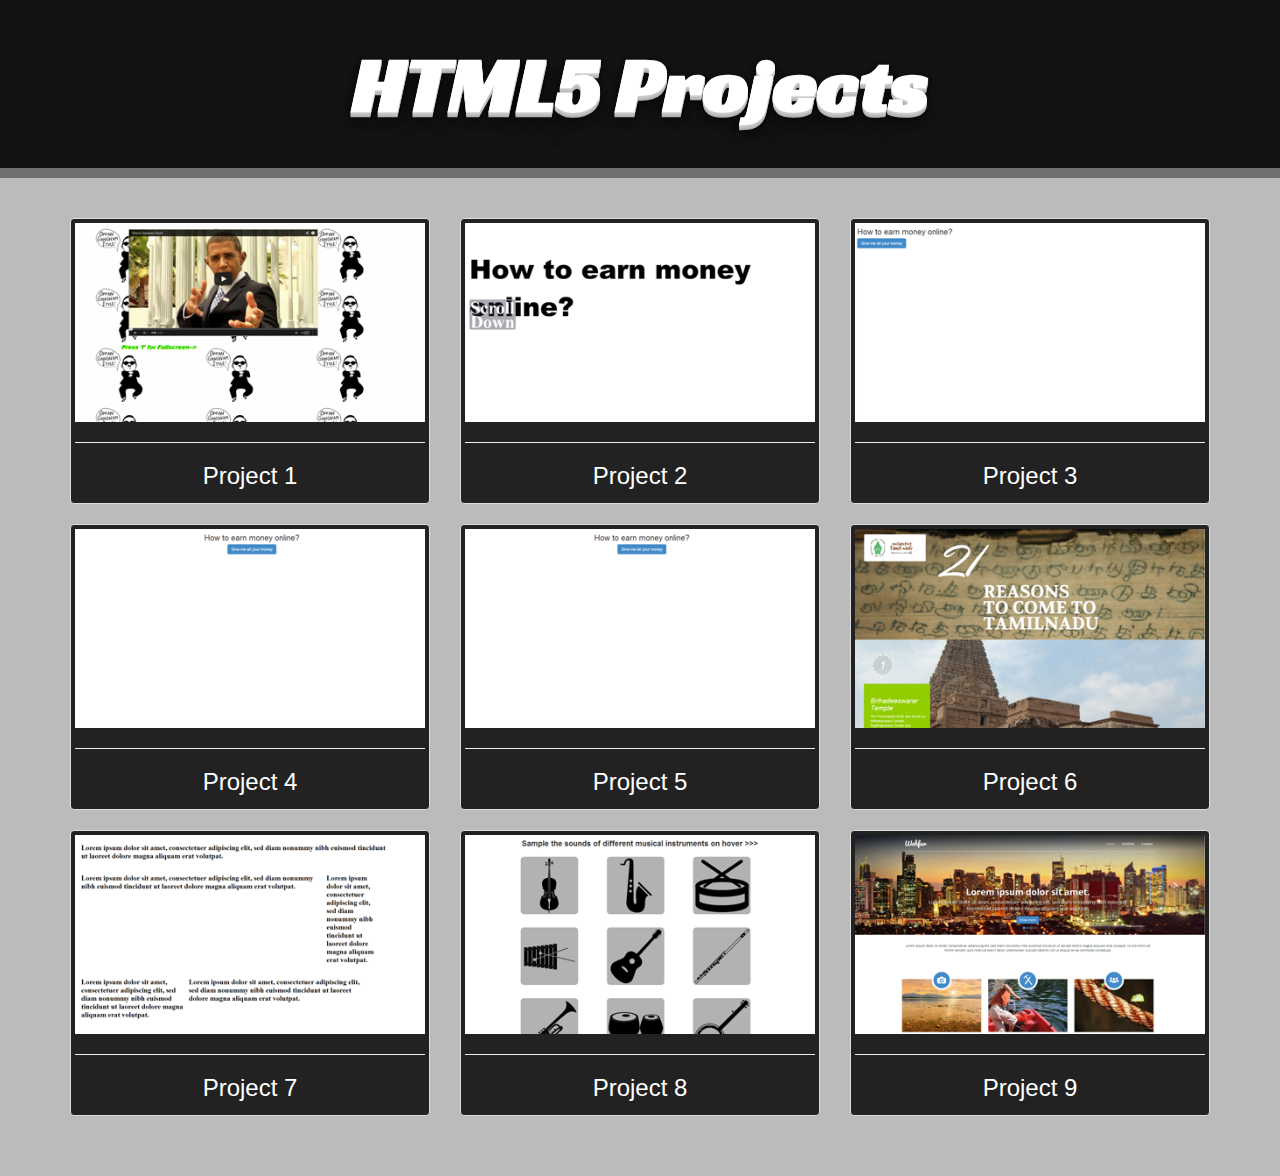
<file: index.html>
<!DOCTYPE html>
<html lang="en">
<head>
	<title>HTML5 Projects</title>
	<meta charset="UTF-8">
	<meta name="viewport" content="width=device-width, initial-scale=1.0">
	<link href="assets/css/bootstrap.css" rel="stylesheet" type="text/css">
	<link href="assets/css/projects.css" rel="stylesheet" type="text/css">
	<link href='http://fonts.googleapis.com/css?family=Racing+Sans+One' rel='stylesheet' type='text/css'>
</head>
<body>
	<h1 class="htmlh" style="text-align: center">HTML5 Projects</h1><br><br>
	<div class="container">
	<div id="project1" class="modal fade" tabindex="-1" role="dialog" aria-labelledby="myModalLabel" aria-hidden="true">
      <div class="modal-dialog">
        <div class="modal-content">
          <div class="modal-header">
			<button type="button" id="stop" class="close" data-dismiss="modal" aria-hidden="true">&times;</button>
			<h3 class="modal-title" id="myModalLabel" style="text-align: center;">Project 1</h3>
          </div>
          <div class="modal-body">
			<img class="img-mod" src="assets/images/Projects/proj1.png">
			<hr>
            </div>
		</div>
     </div>
     </div>
	<div id="project2" class="modal fade" tabindex="-1" role="dialog" aria-labelledby="myModalLabel" aria-hidden="true">
      <div class="modal-dialog">
        <div class="modal-content">
          <div class="modal-header">
			<button type="button" id="stop" class="close" data-dismiss="modal" aria-hidden="true">&times;</button>
			<h3 class="modal-title" id="myModalLabel" style="text-align: center;">Project 2</h3>
          </div>
          <div class="modal-body">
			<img class="img-mod" src="assets/images/Projects/proj2.png">
			<hr>
            </div>
		</div>
     </div>
     </div>
	 <div id="project3" class="modal fade" tabindex="-1" role="dialog" aria-labelledby="myModalLabel" aria-hidden="true">
      <div class="modal-dialog">
        <div class="modal-content">
          <div class="modal-header">
			<button type="button" id="stop" class="close" data-dismiss="modal" aria-hidden="true">&times;</button>
			<h3 class="modal-title" id="myModalLabel" style="text-align: center;">Project 3</h3>
          </div>
          <div class="modal-body">
			<img class="img-mod" src="assets/images/Projects/proj3.png">
			<hr>
            </div>
		</div>
     </div>
     </div>
	 <div id="project4" class="modal fade" tabindex="-1" role="dialog" aria-labelledby="myModalLabel" aria-hidden="true">
      <div class="modal-dialog">
        <div class="modal-content">
          <div class="modal-header">
			<button type="button" id="stop" class="close" data-dismiss="modal" aria-hidden="true">&times;</button>
			<h3 class="modal-title" id="myModalLabel" style="text-align: center;">Project 4</h3>
          </div>
          <div class="modal-body">
			<img class="img-mod" src="assets/images/Projects/proj4.png">
			<hr>
            </div>
		</div>
     </div>
     </div>
	 <div id="project5" class="modal fade" tabindex="-1" role="dialog" aria-labelledby="myModalLabel" aria-hidden="true">
      <div class="modal-dialog">
        <div class="modal-content">
          <div class="modal-header">
			<button type="button" id="stop" class="close" data-dismiss="modal" aria-hidden="true">&times;</button>
			<h3 class="modal-title" id="myModalLabel" style="text-align: center;">Project 5</h3>
          </div>
          <div class="modal-body">
			<img class="img-mod" src="assets/images/Projects/proj5.png">
			<hr>
            </div>
		</div>
     </div>
     </div>
	 <div id="project6" class="modal fade" tabindex="-1" role="dialog" aria-labelledby="myModalLabel" aria-hidden="true">
      <div class="modal-dialog">
        <div class="modal-content">
          <div class="modal-header">
			<button type="button" id="stop" class="close" data-dismiss="modal" aria-hidden="true">&times;</button>
			<h3 class="modal-title" id="myModalLabel" style="text-align: center;">Project 6</h3>
          </div>
          <div class="modal-body">
			<img class="img-mod" src="assets/images/Projects/project6.png">
			<hr>
            </div>
		</div>
     </div>
     </div>
	 <div id="project7" class="modal fade" tabindex="-1" role="dialog" aria-labelledby="myModalLabel" aria-hidden="true">
      <div class="modal-dialog">
        <div class="modal-content">
          <div class="modal-header">
			<button type="button" id="stop" class="close" data-dismiss="modal" aria-hidden="true">&times;</button>
			<h3 class="modal-title" id="myModalLabel" style="text-align: center;">Project 7</h3>
          </div>
          <div class="modal-body">
			<img class="img-mod" src="assets/images/Projects/proj7.png">
			<hr>
            </div>
		</div>
     </div>
     </div>
	 <div id="project8" class="modal fade" tabindex="-1" role="dialog" aria-labelledby="myModalLabel" aria-hidden="true">
      <div class="modal-dialog">
        <div class="modal-content">
          <div class="modal-header">
			<button type="button" id="stop" class="close" data-dismiss="modal" aria-hidden="true">&times;</button>
			<h3 class="modal-title" id="myModalLabel" style="text-align: center;">Project 8</h3>
          </div>
          <div class="modal-body">
			<img class="img-mod" src="assets/images/Projects/proj8.png">
			<hr>
            </div>
		</div>
     </div>
     </div>
	 <div id="project9" class="modal fade" tabindex="-1" role="dialog" aria-labelledby="myModalLabel" aria-hidden="true">
      <div class="modal-dialog">
        <div class="modal-content">
          <div class="modal-header">
			<button type="button" id="stop" class="close" data-dismiss="modal" aria-hidden="true">&times;</button>
			<h3 class="modal-title" id="myModalLabel" style="text-align: center;">Project 9</h3>
          </div>
          <div class="modal-body">
			<img class="img-mod" src="assets/images/Projects/proj9.png">
			<hr>
            </div>
		</div>
     </div>
     </div>
	 </div>
	 <div class="container">
		<div class="row">
				<div class="col-lg-4">					
					<div class="thumbnail tmb-link">
						<a data-toggle="modal" data-target="#project1"><img src = "assets/images/Projects/project1-tmb.png" class="img-responsive"></a><hr>
						<a href="project1/index.html"><h3>Project 1</h3></a>
					</div>
				</div>	
				<div class="col-lg-4">					
					<div class="thumbnail tmb-link">
						<a data-toggle="modal" data-target="#project2"><img src = "assets/images/Projects/project2-tmb.png" class="img-responsive"></a><hr>
						<a href="project2/index.html"><h3>Project 2</h3></a>
					</div>
				</div>	
				<div class="col-lg-4">					
					<div class="thumbnail tmb-link">
						<a data-toggle="modal" data-target="#project3"><img src = "assets/images/Projects/project3-tmb.png" class="img-responsive"></a><hr>
						<a href="project3/index.html"><h3>Project 3</h3></a>
					</div>
				</div>	
		</div>
		<div class="row">
				<div class="col-lg-4">					
					<div class="thumbnail tmb-link">
						<a data-toggle="modal" data-target="#project4"><img src = "assets/images/Projects/project4-tmb.png" class="img-responsive"></a><hr>
						<a href="project4/index.html"><h3>Project 4</h3></a>
					</div>
				</div>	
				<div class="col-lg-4">					
					<div class="thumbnail tmb-link">
						<a data-toggle="modal" data-target="#project5"><img src = "assets/images/Projects/project5-tmb.png" class="img-responsive"></a><hr>
						<a href="project5/index.html"><h3>Project 5</h3></a>
					</div>
				</div>	
				<div class="col-lg-4">					
					<div class="thumbnail tmb-link">
						<a data-toggle="modal" data-target="#project6"><img src = "assets/images/Projects/project6-tmb.png" class="img-responsive"></a><hr>
						<a href="project6/index.html"><h3>Project 6</h3></a>
					</div>
				</div>	
		</div>
		<div class="row">
				<div class="col-lg-4">					
					<div class="thumbnail tmb-link">
						<a data-toggle="modal" data-target="#project7"><img src = "assets/images/Projects/project7-tmb.png" class="img-responsive"></a><hr>
						<a href="project7/index.html"><h3>Project 7</h3></a>
					</div>
				</div>	
				<div class="col-lg-4">					
					<div class="thumbnail tmb-link">
						<a data-toggle="modal" data-target="#project8"><img src = "assets/images/Projects/project8-tmb.png" class="img-responsive"></a><hr>
						<a href="project8/index.html"><h3>Project 8</h3></a>
					</div>
				</div>	
				<div class="col-lg-4">					
					<div class="thumbnail tmb-link">
						<a data-toggle="modal" data-target="#project9"><img src = "assets/images/Projects/project9-tmb.png" class="img-responsive"></a><hr>
						<a href="project9/home.html"><h3>Project 9</h3></a>
					</div>
				</div>	
		</div>
	</div><br><br>
	<script src="https://ajax.googleapis.com/ajax/libs/jquery/1.10.2/jquery.min.js"></script>
	<script src="assets/js/bootstrap.js"></script>	
</body>
</html>
</file>
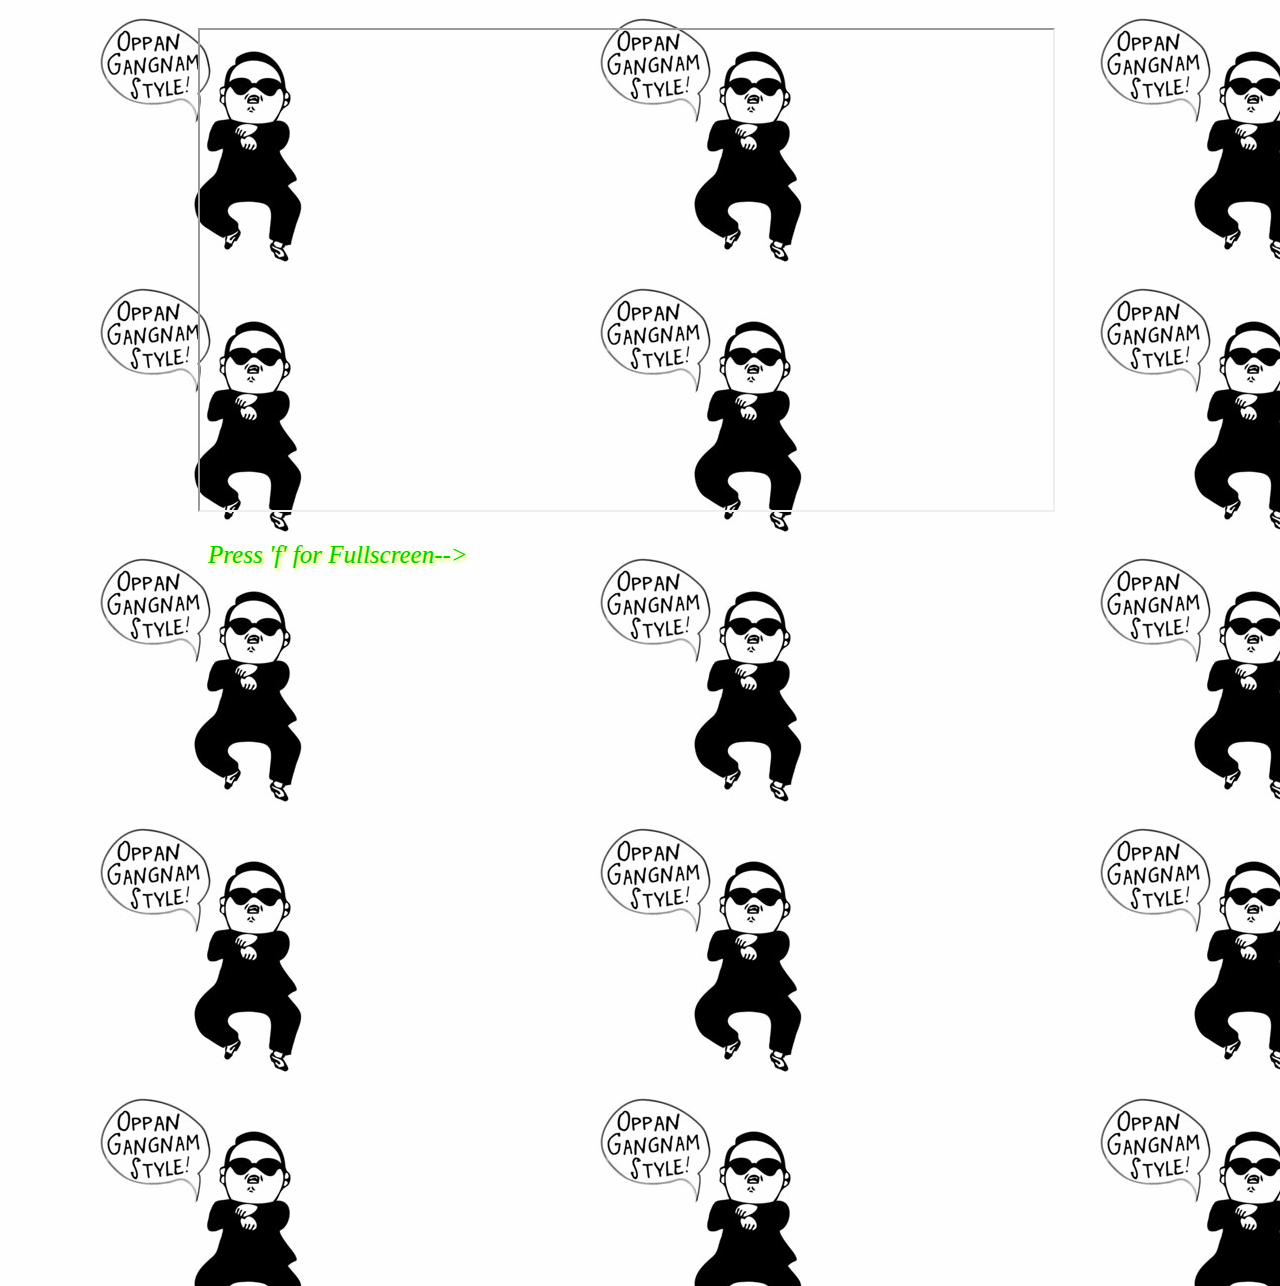
<file: project1/index.html>
﻿<!doctype html>
<html lang="en">
<head>
<title>Gangnam Dance</title>
<meta charset="UTF-8">
<style type="text/css">
p{
font-family:'Arial Black';
font-size: 25px;
color:#0c0;
text-shadow:2px 2px 4px #cf0;
padding-left:200px;
}
div{
margin-left:auto;
margin-right:auto;
width:70%;
border: 60px solid (0,0,0,.4);
padding-top: 20px;
}
body{
background-image:url('../assets/images/gangnam.gif');
}
</style>
</head>
<body>
<div><iframe width="853" height="480" src="http://www.youtube-nocookie.com/embed/YaXakwslF6Q" allowfullscreen></iframe></div>
<p><em>Press 'f' for Fullscreen--></em></p>
<br><br><br><br><br><br><br><br><br><br><br><br><br><br><br><br><br><br><br><br><br><br><br><br><br><br><br><br><br><br><br><br><br><br><br><br><br><br>
</body>
</html>
</file>
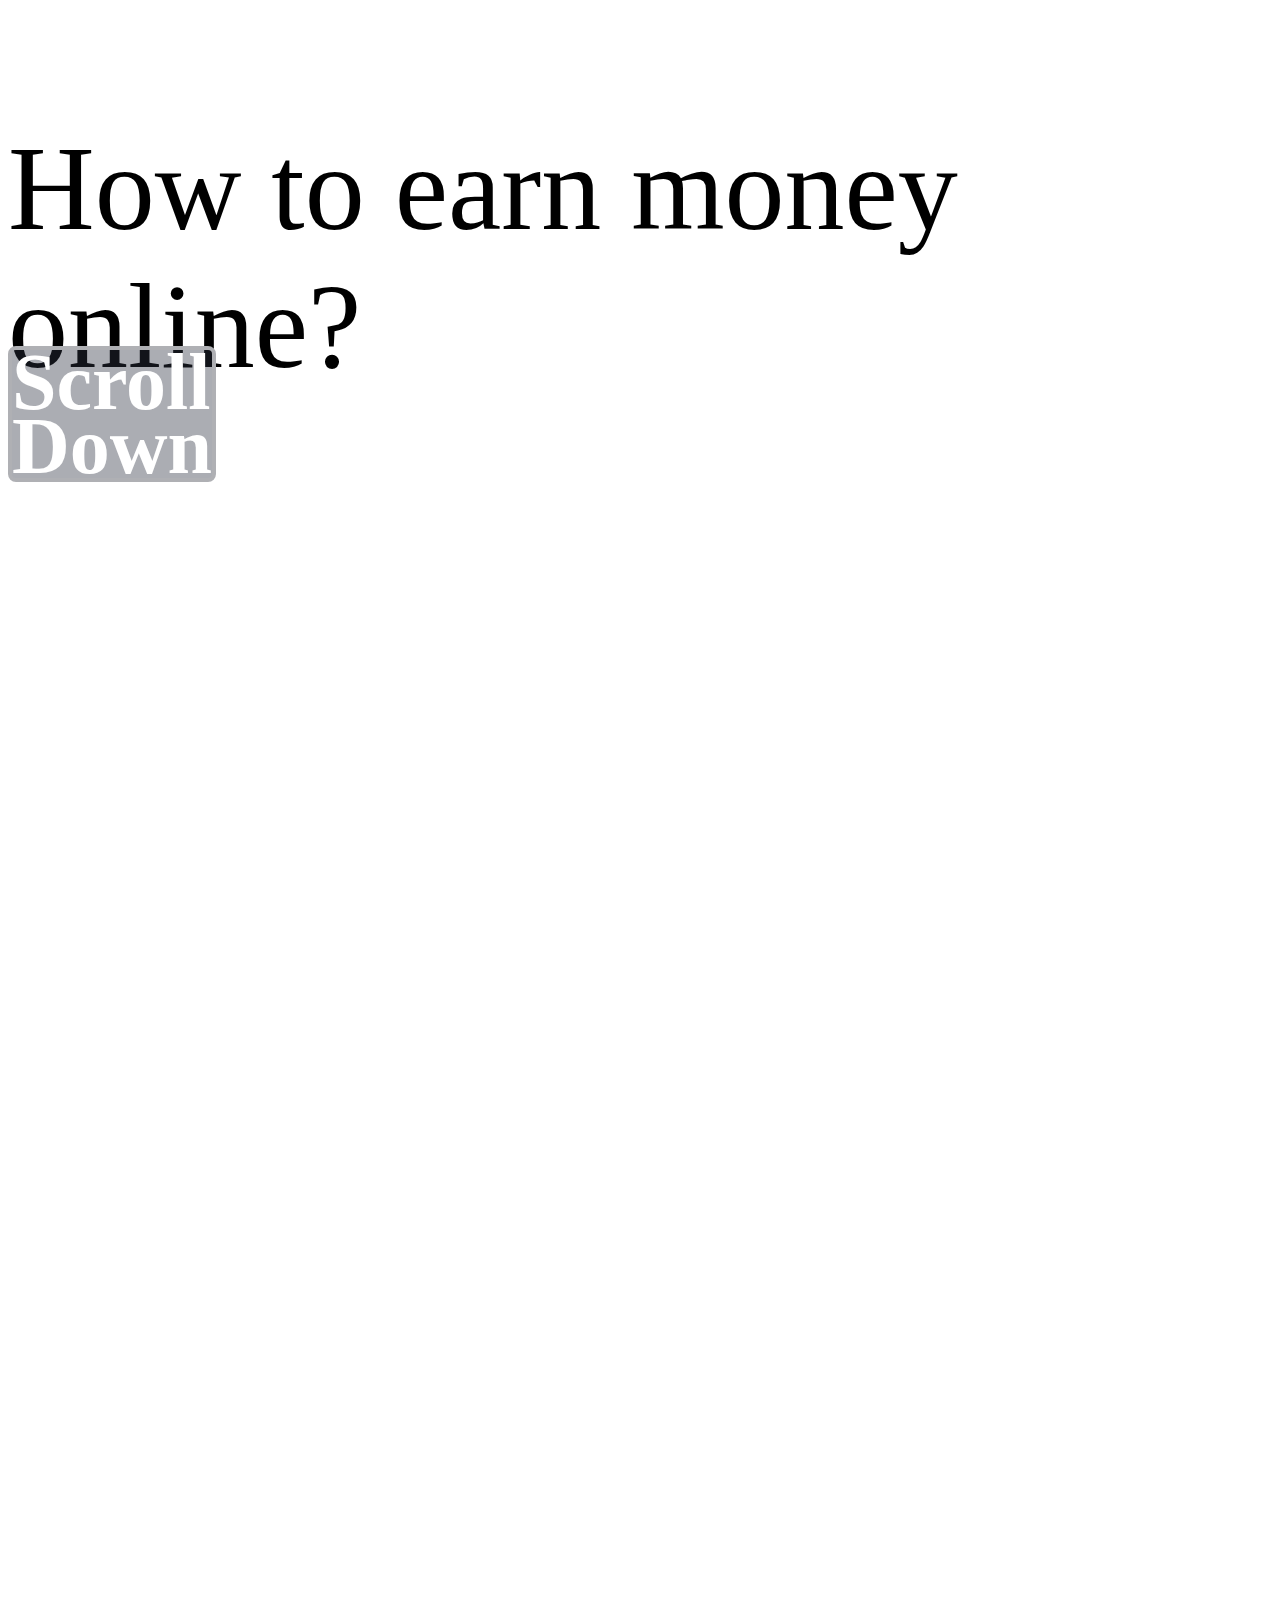
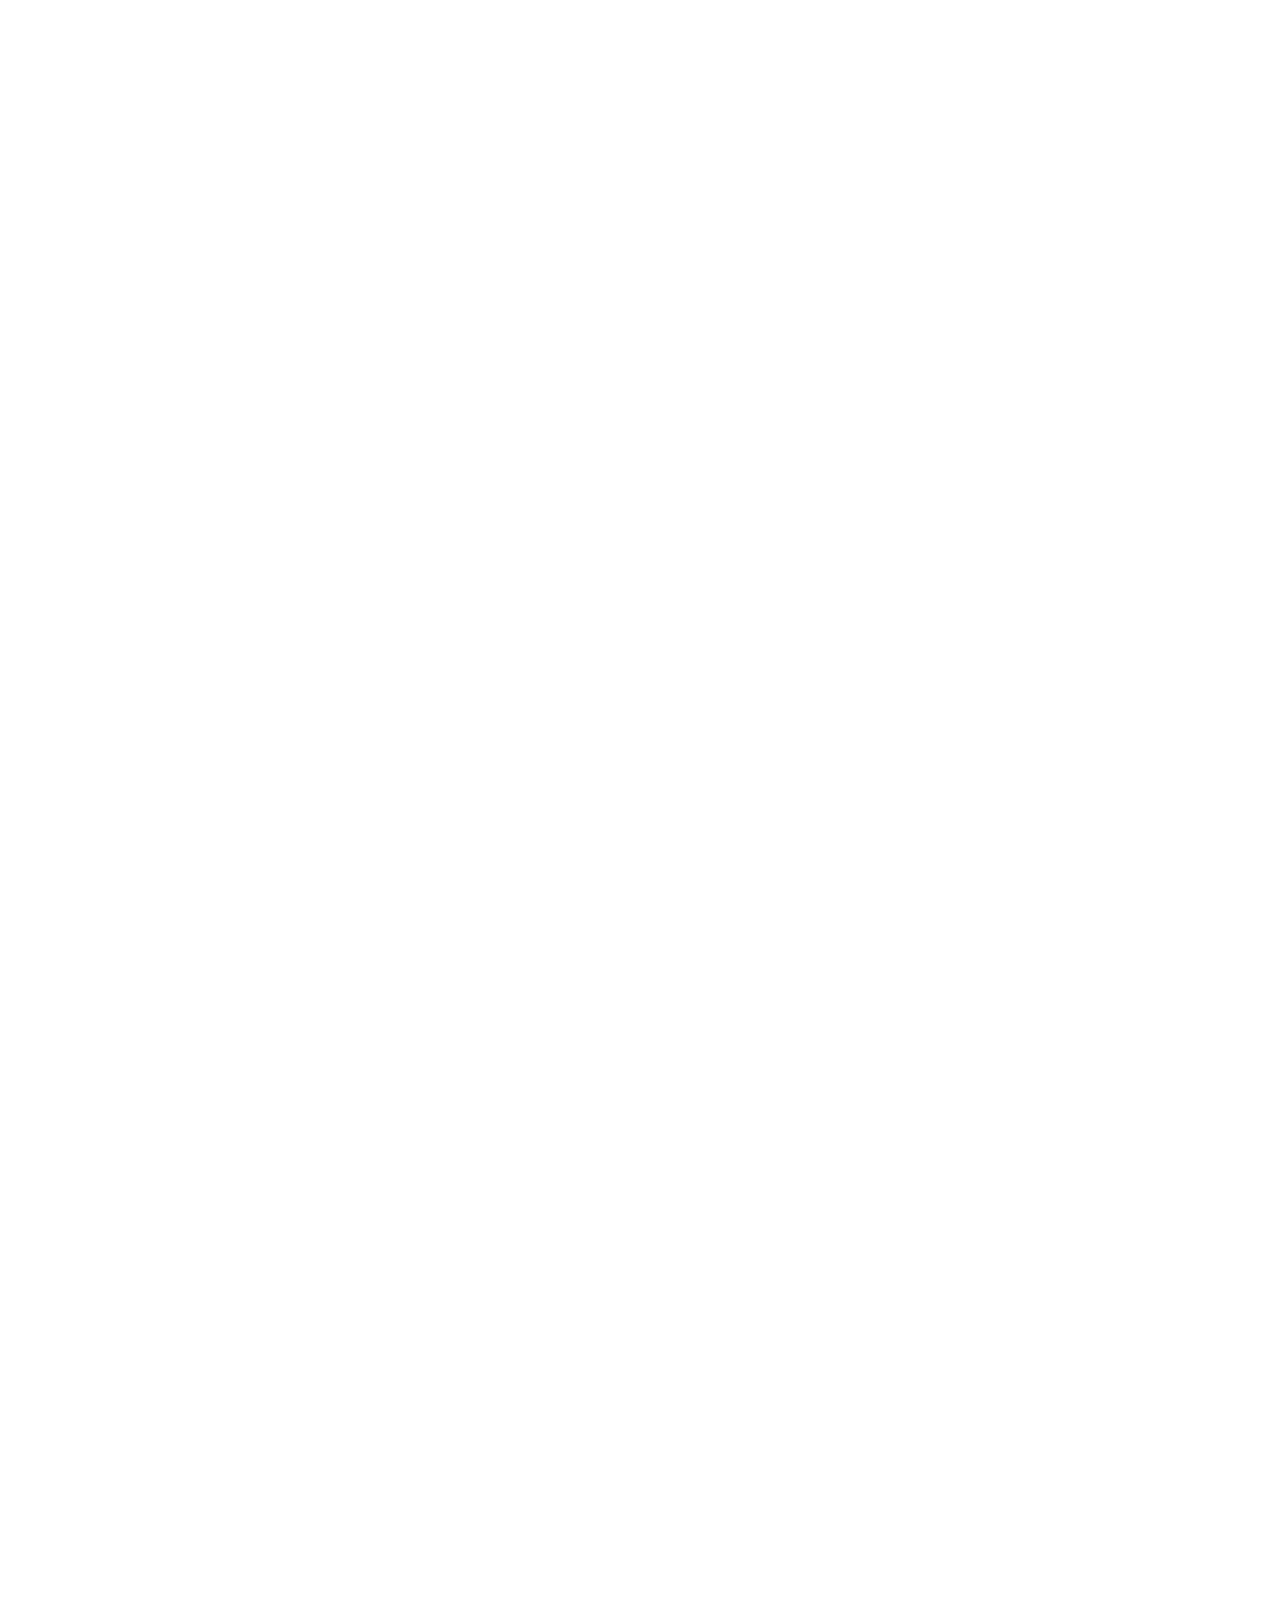
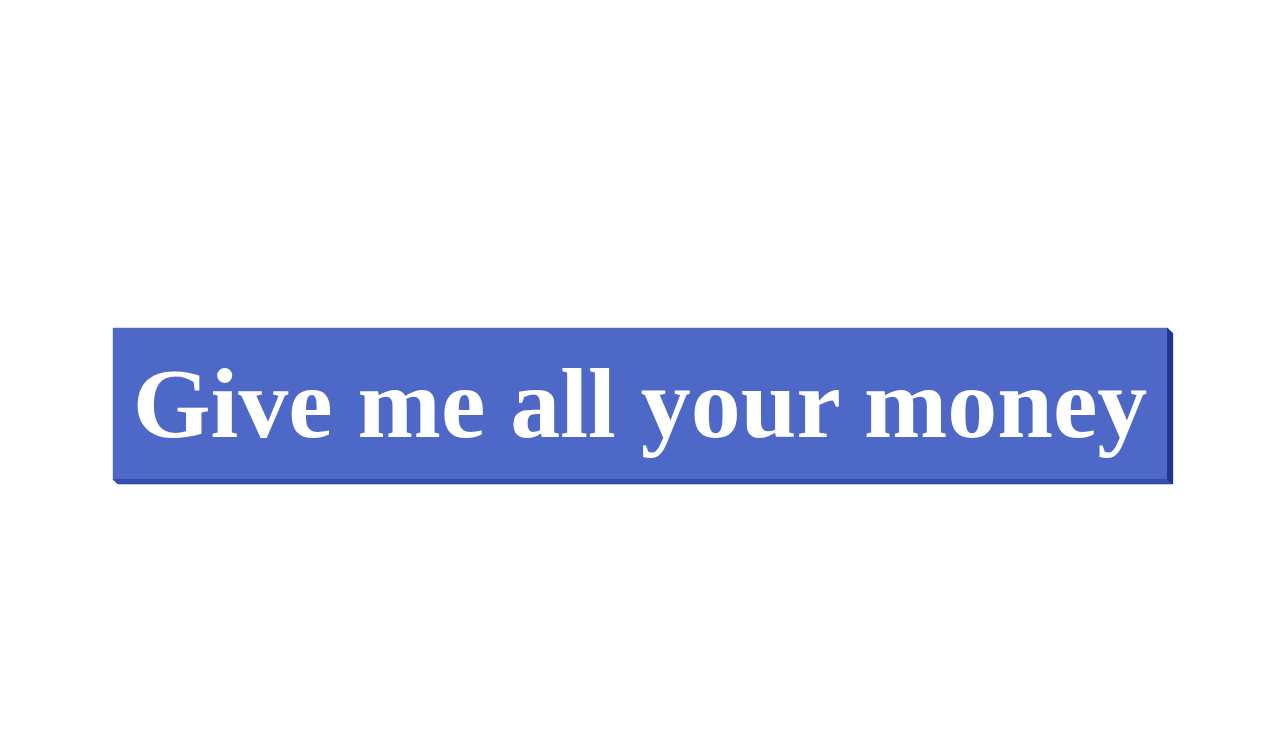
<file: project2/index.html>
<!DOCTYPE html>
<html lang="en">
<head>
<title>Button</title>
<meta charset="UTF-8">
<style type="text/css">
p{
font-family: 'Arial black';
font-size: 120px;
}
h4{
font-size: 80px;
color:white;
background-color:rgba(46,50,66,.4);
border-radius: 8px;
line-height: .8;
border: 4px solid #afb0b4;
position: fixed;
top:240px;
float: right;
}
div{
text-align:center;
}
a:link{
background: #4e68c7;
box-shadow: 1px 0px 1px #203891,0px 1px 1px #3852b1,2px 1px 1px #203891,1px 2px 1px #3852b1,3px 2px 1px #203891,2px 3px 1px #3852b1,4px 3px 1px #203891,3px 4px 1px #3852b1,5px 4px 1px #203891,4px 5px 1px #3852b1,6px 5px 1px #203891;
color: white;
padding: 20px;
line-height: 1.4;
text-decoration:none;
margin: auto;
font-weight: bold;
font-size: 100px;
}
a:hover{
background: #183088;
box-shadow: 1px 0px 1px #203891,0px 1px 1px #3852b1,2px 1px 1px #203891,1px 2px 1px #3852b1,3px 2px 1px #203891,2px 3px 1px #3852b1,4px 3px 1px #203891,3px 4px 1px #3852b1,5px 4px 1px #203891,4px 5px 1px #3852b1,6px 5px 1px #203891;
color: white;
padding: 20px;
line-height: 1.4;
text-decoration:none;
margin: auto;
font-weight: bold;
font-size: 100px;
}
a:visited{
box-shadow: 1px 0px 1px #203891,0px 1px 1px #3852b1,2px 1px 1px #203891,1px 2px 1px #3852b1,3px 2px 1px #203891,2px 3px 1px #3852b1,4px 3px 1px #203891,3px 4px 1px #3852b1,5px 4px 1px #203891,4px 5px 1px #3852b1,6px 5px 1px #203891;
color: white;
padding: 20px;
line-height: 1.4;
text-decoration:none;
margin: auto;
font-weight: bold;
font-size: 100px;
}
a:active{
background: #4e68c7;
box-shadow:1px 0px 1px #203891,0px 1px 1px #3852b1,2px 1px 1px #203891,1px 2px 1px #3852b1;
color: white;
padding: 20px;
line-height: 1.4;
text-decoration:none;
margin: auto;
font-weight: bold;
position: relative;
top: 5px;
left:4px;
font-size: 100px;
}
</style>
</head>
<body>
<h4>Scroll<br>Down</h4>
<p>How to earn money online?<p>
<br><br><br><br><br><br><br><br><br><br><br><br><br><br><br><br><br><br><br><br><br>
<div>
<a href="video.html" title="Click here to proceed" target="_blank">Give me all your money</a>
</div>
<br><br><br><br><br><br><br><br><br><br><br><br><br><br><br>
</body>
</html>
</file>
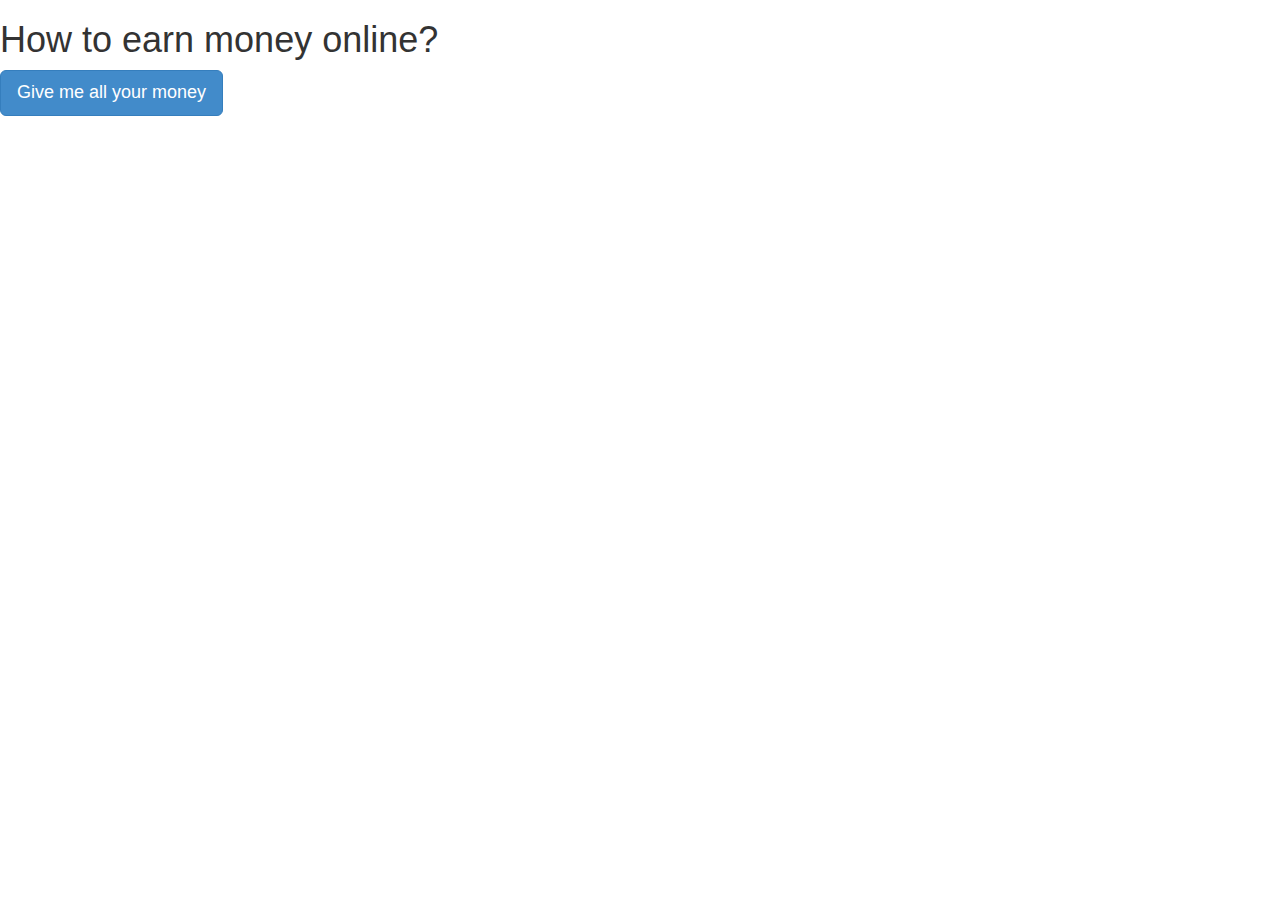
<file: project3/index.html>
﻿<!DOCTYPE html>
<html lang="en">
<head>
	<title>Modal window</title>
	<meta charset="UTF-8">
	<meta name="viewport" content="width=device-width, initial-scale=1.0">
	<link href="../assets/css/bootstrap.min.css" rel="stylesheet">
</head>
  <body>   
	  <div id="myModal" class="modal fade" tabindex="-1" role="dialog" aria-labelledby="myModalLabel" aria-hidden="true">
      <div class="modal-dialog">
        <div class="modal-content">
          <div class="modal-header">
            <button type="button" class="close" data-dismiss="modal" aria-hidden="true">&times;</button>
			<h4 class="modal-title" id="myModalLabel" style="text-align: center;">Crazy monkey</h4>
          </div>
          <div class="modal-body">
            <video style="height:100%; width:100%;" src="../assets/videos/crazy-monkey.mp4" controls></video>
			<hr>
            </div>
		</div>
     </div>
     </div>
	<h1>How to earn money online?</h1>
<div class="centered" >    
	<a title="Click to proceed!" class="btn btn-primary btn-lg" data-toggle="modal" data-target="#myModal">
		Give me all your money
    </a>	   
</div>
	<script src="https://ajax.googleapis.com/ajax/libs/jquery/1.10.2/jquery.min.js"></script>
	<script src="../assets/js/bootstrap.js"></script>
  </body>
</html>
</file>
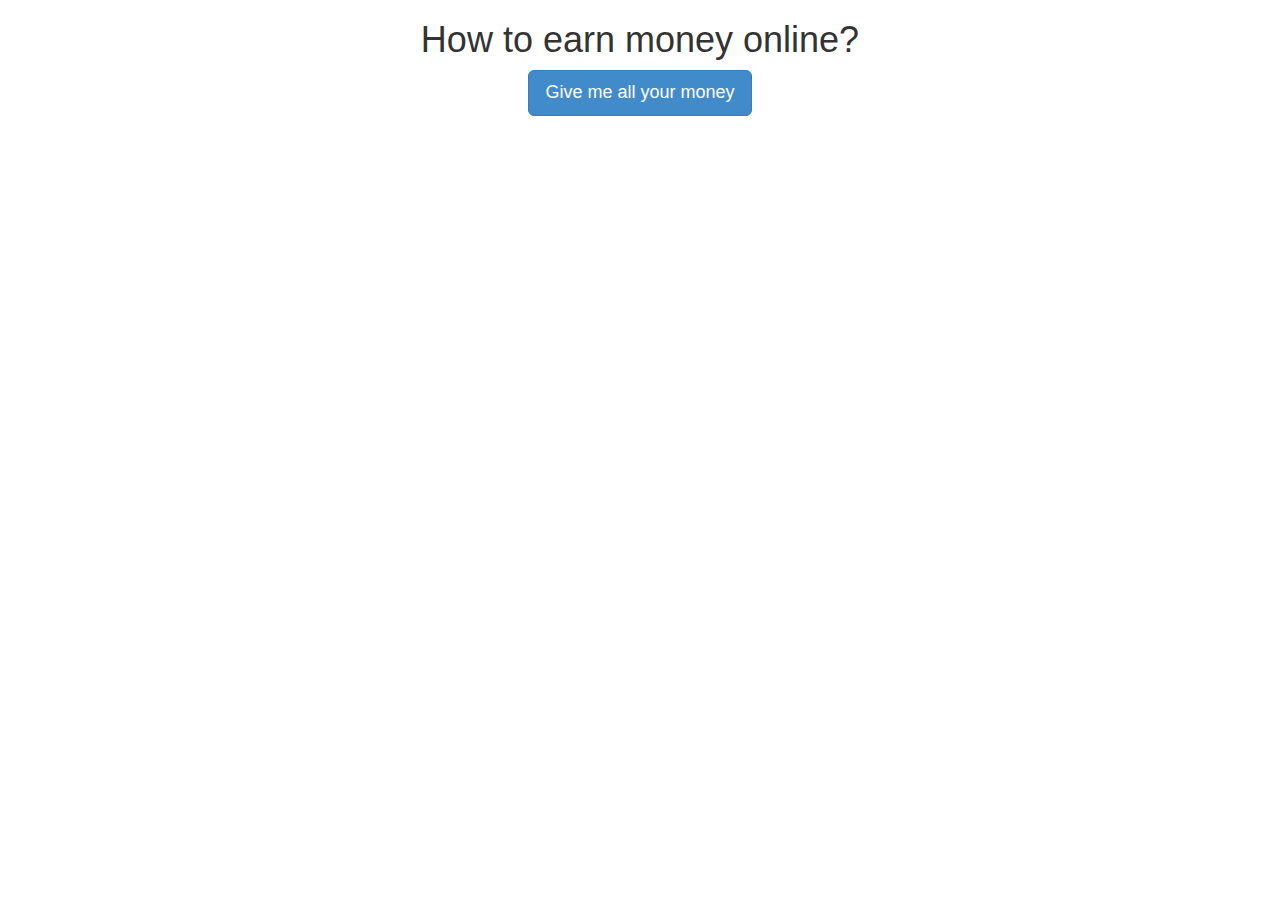
<file: project4/index.html>
﻿<!DOCTYPE html>
<html lang="en">
<head>
<title>Modal window(grid)</title>
	<meta charset="UTF-8">
	<meta name="viewport" content="width=device-width, initial-scale=1">
	<link href="../assets/css/bootstrap.css" rel="stylesheet">
</head>
  <body>   
	  <div id="myModal" class="modal fade" tabindex="-1" role="dialog" aria-labelledby="myModalLabel" aria-hidden="true">
      <div class="modal-dialog">
        <div class="modal-content">
          <div class="modal-header">
            <button type="button" class="close" data-dismiss="modal" aria-hidden="true">&times;</button>
			<h4 class="modal-title" id="myModalLabel" style="text-align: center;">Crazy monkey</h4>
          </div>
          <div class="modal-body">
            <video style="height:100%; width:100%;" src="../assets/videos/crazy-monkey.mp4" controls></video>
			<hr>
            </div>
		</div>
     </div>
     </div>	 
	 <div class="container">
		<div class="row">
			<div class="col-xs-12 col-sm-6 col-md-12">
				<h1 class="text-center">How to earn money online?</h1>
			</div>
		</div>
		<div class="row">
			<div class="col-xs-12 col-sm-6 col-md-12">
				<p class="text-center">
					<a title="Click to proceed!" class="btn btn-primary btn-lg" data-toggle="modal" data-target="#myModal">Give me all your money</a>
				</p>
			</div>
		</div>
	</div>
	<script src="https://ajax.googleapis.com/ajax/libs/jquery/1.10.2/jquery.min.js"></script>
	<script src="../assets/js/bootstrap.js"></script>
  </body>
</html>
</file>
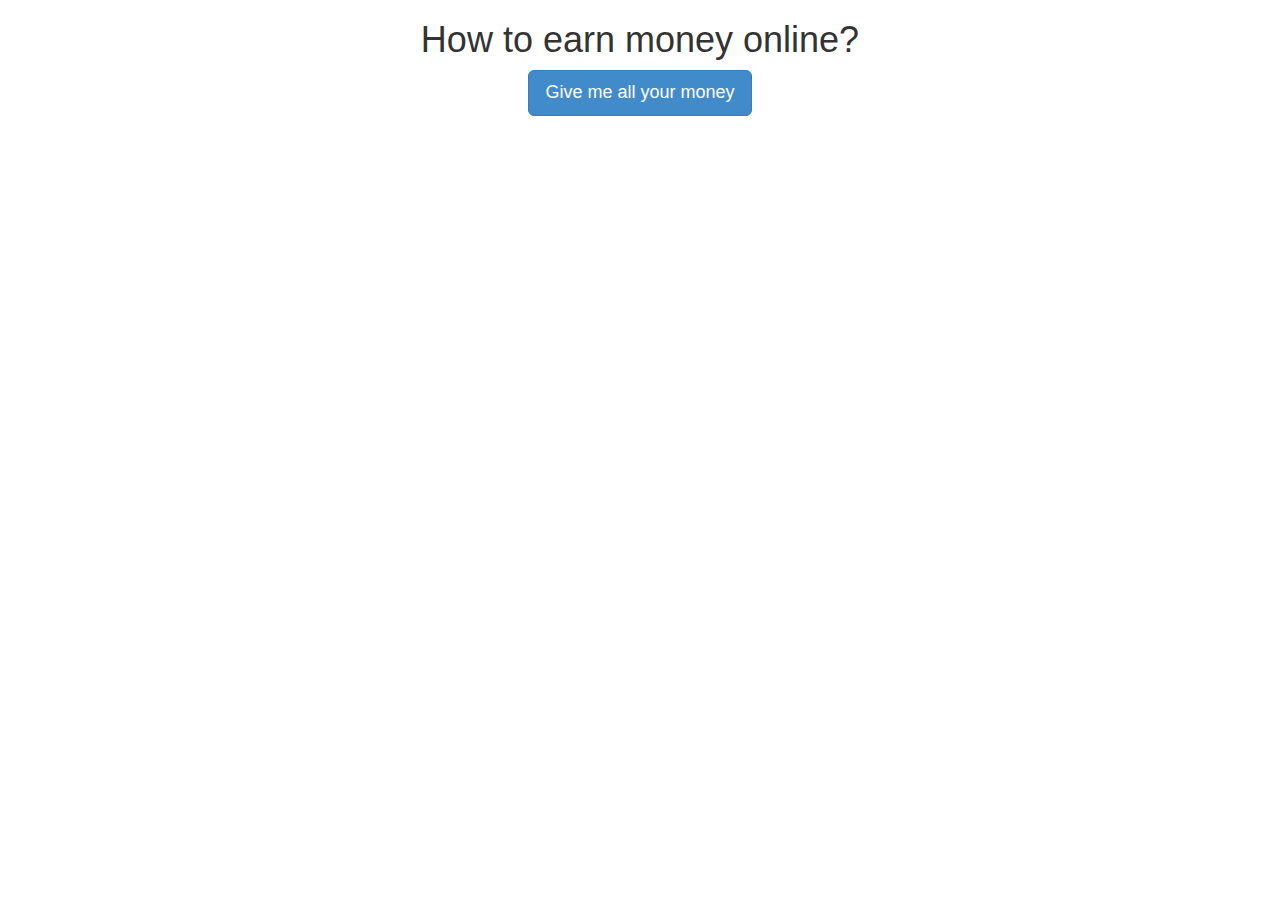
<file: project5/index.html>
﻿<!DOCTYPE html>
<html lang="en">
<head>
<title>Modal window(video-autoplay)</title>
	<meta charset="UTF-8">
	<meta name="viewport" content="width=device-width, initial-scale=1.0">
	<link href="../assets/css/bootstrap.css" rel="stylesheet">
</head>
  <body>   
	  <div id="myModal" class="modal fade" tabindex="-1" role="dialog" aria-labelledby="myModalLabel" aria-hidden="true">
      <div class="modal-dialog">
        <div class="modal-content">
          <div class="modal-header">
			<button type="button" id="stop" class="close" data-dismiss="modal" aria-hidden="true">&times;</button>
			<h4 class="modal-title" id="myModalLabel" style="text-align: center;">Crazy monkey</h4>
          </div>
          <div class="modal-body">
			<video style="height:100%; width:100%;" id="video" src="../assets/videos/crazy-monkey.mp4" controls></video>
			<hr>
            </div>
		</div>
     </div>
     </div>	 
	 <div class="container">
		<div class="row">
			<div class="col-xs-12 col-sm-6 col-md-12">
				<h1 class="text-center">How to earn money online?</h1>
			</div>
		</div>
		<div class="row">
			<div class="col-xs-12 col-sm-6 col-md-12">
				<p class="text-center">
					<a title="Click to proceed!" id="link" class="btn btn-primary btn-lg" data-toggle="modal" data-target="#myModal">Give me all your money</a>
				</p>
			</div>
		</div>
	</div>
	<script src="https://ajax.googleapis.com/ajax/libs/jquery/1.10.2/jquery.min.js"></script>
	<script src="../assets/js/bootstrap.js"></script>
	<!-- Simple function only for button click --><script>
	var v = document.getElementById("video");
	var l = document.getElementById("link");
	l.onclick = function() {
    v.play();
	v.currentTime = 0
	};		
	</script>
	<!-- Function for both button click and close
	<script>
	var v = document.getElementById("video");
	var l = document.getElementById("link");
	var s = document.getElementById("stop");
    l.onclick = function() {
    v.play();	
	};	
	s.onclick = function() {
	v.pause();
	v.currentTime = 0;
	};	
	</script> 
	-->
  </body>
</html>
</file>
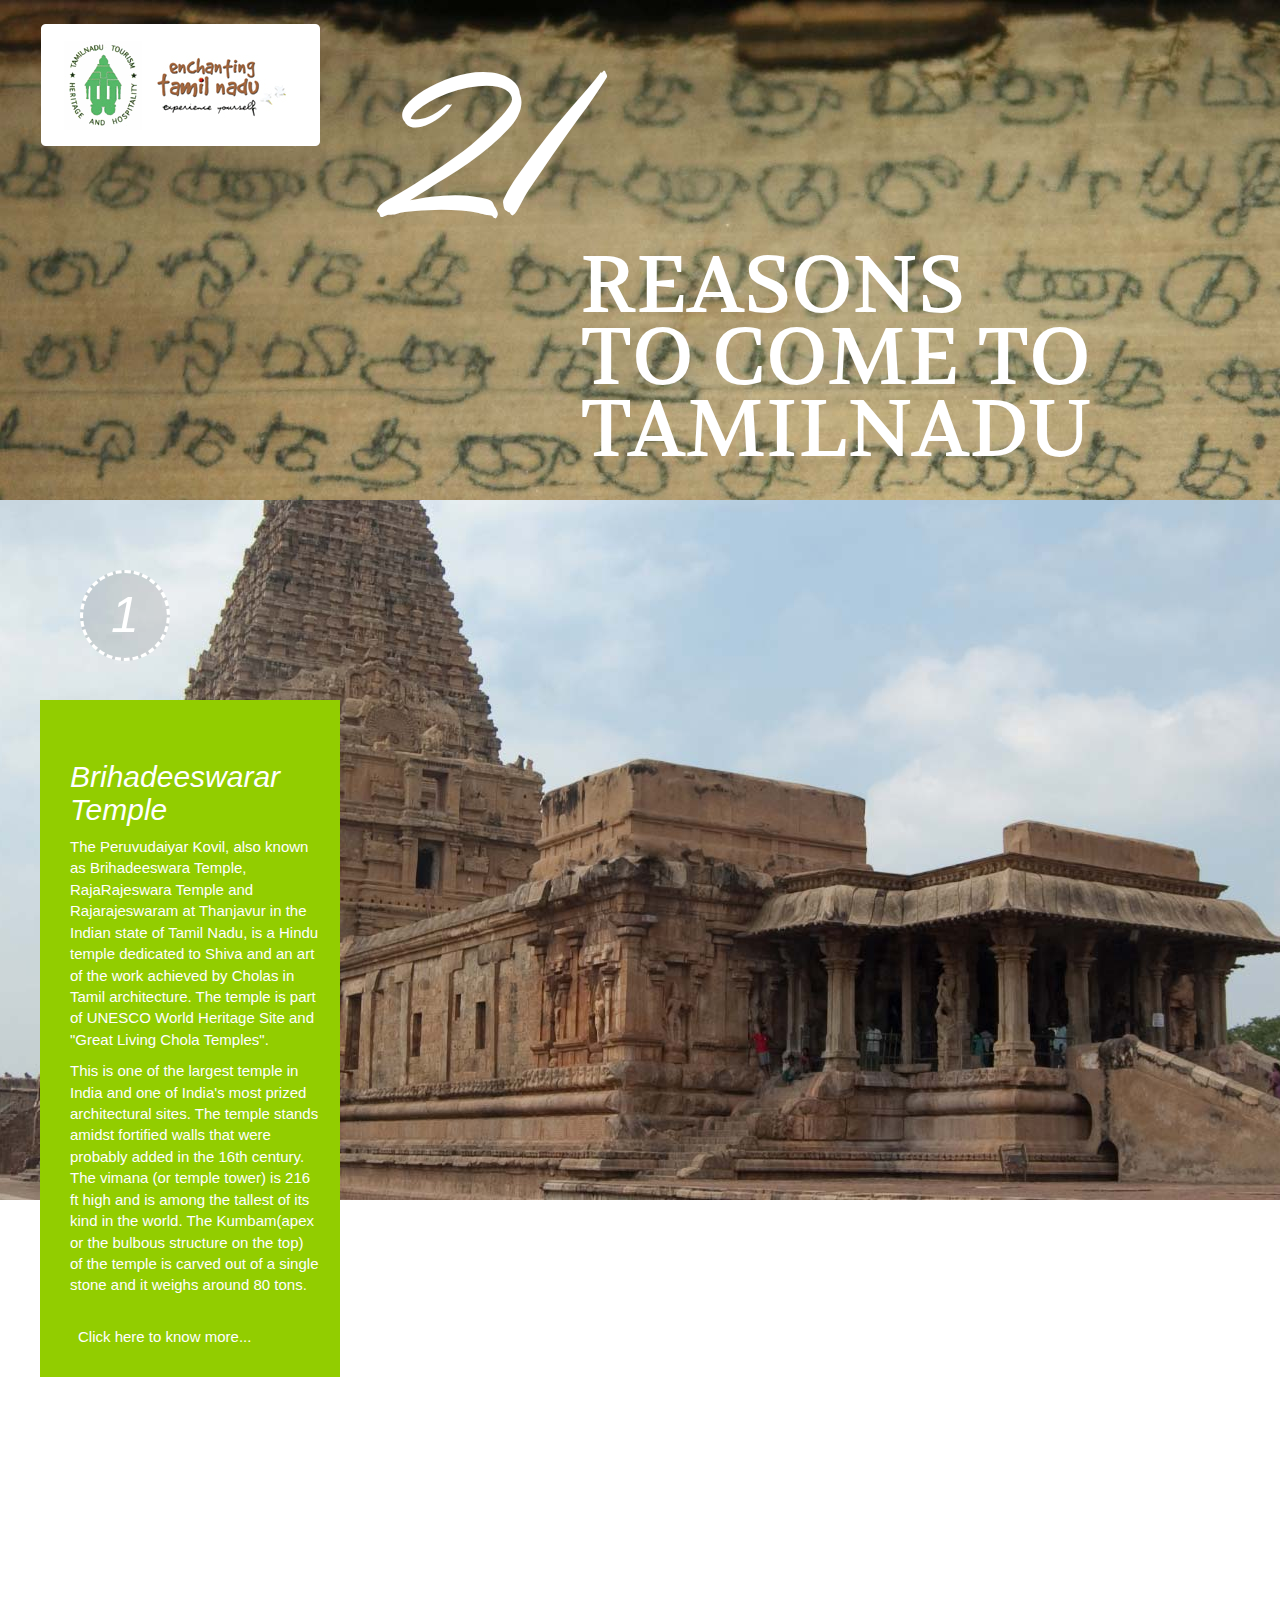
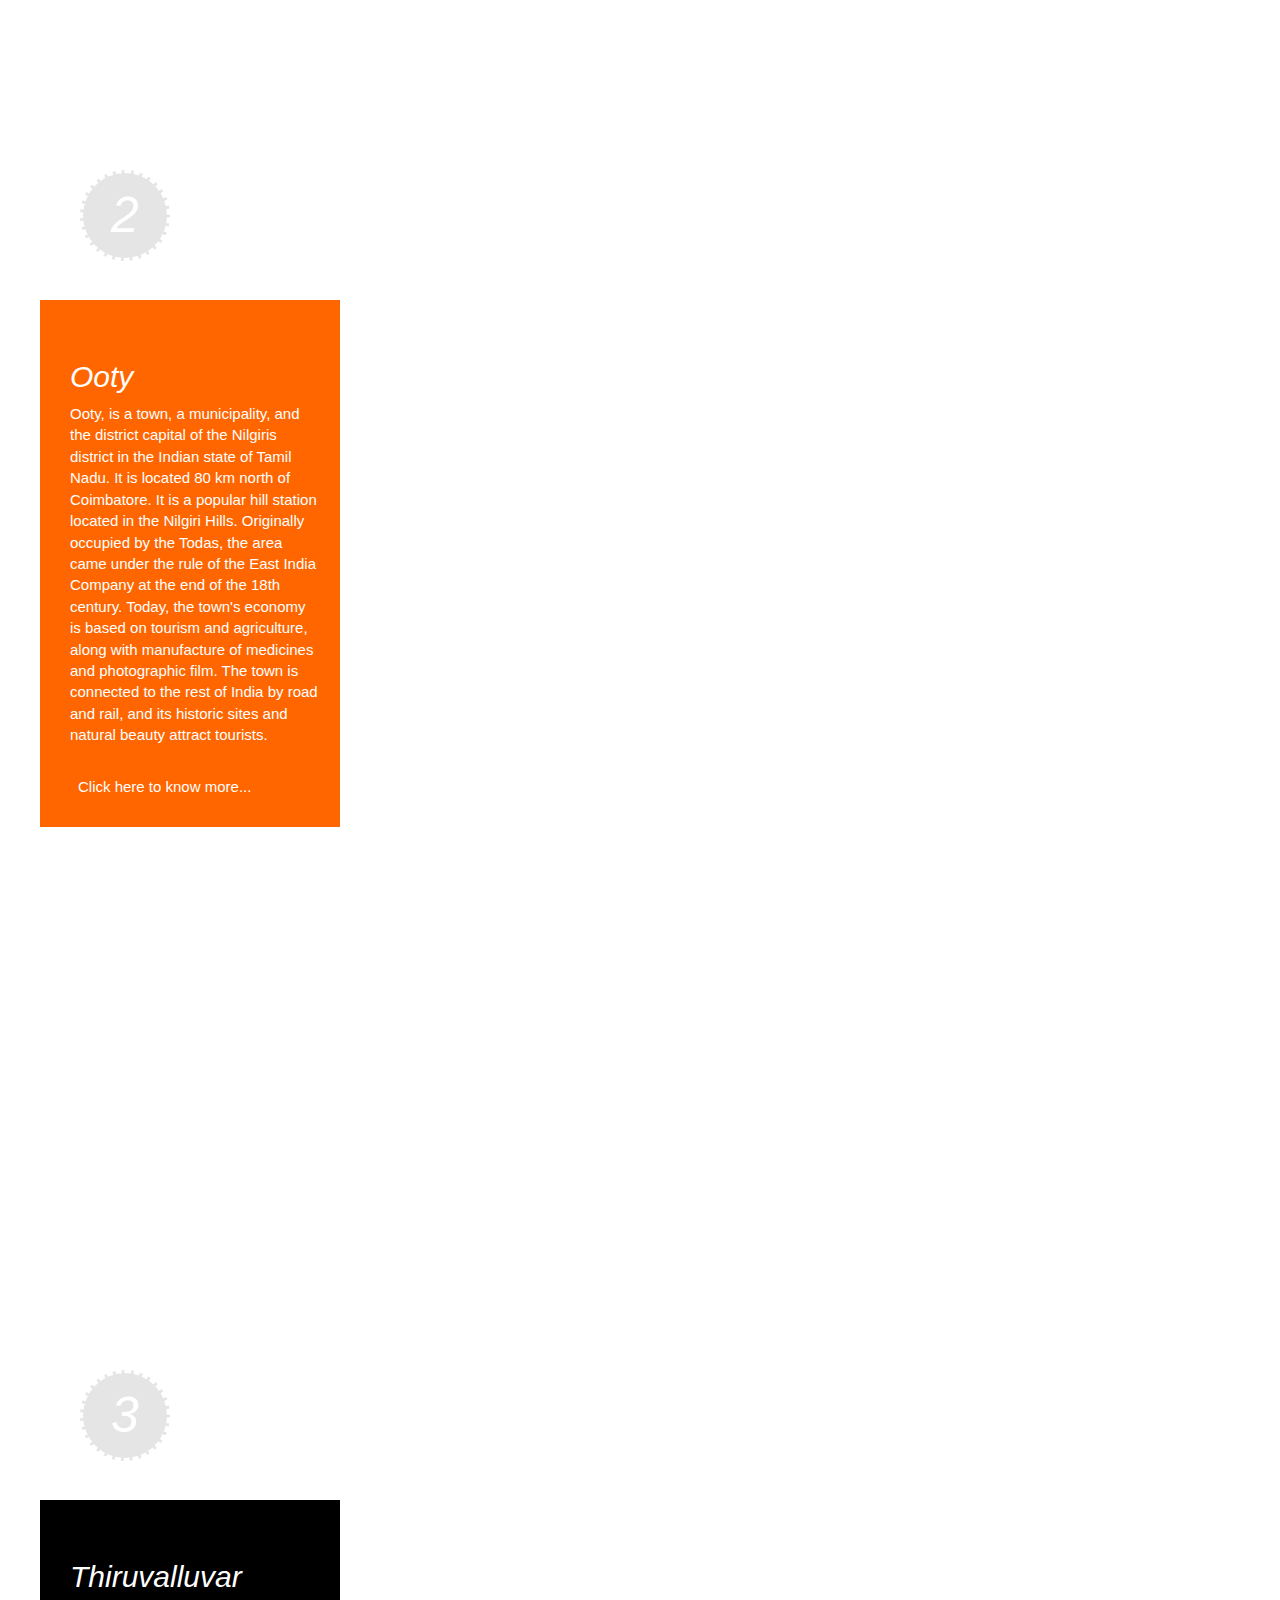
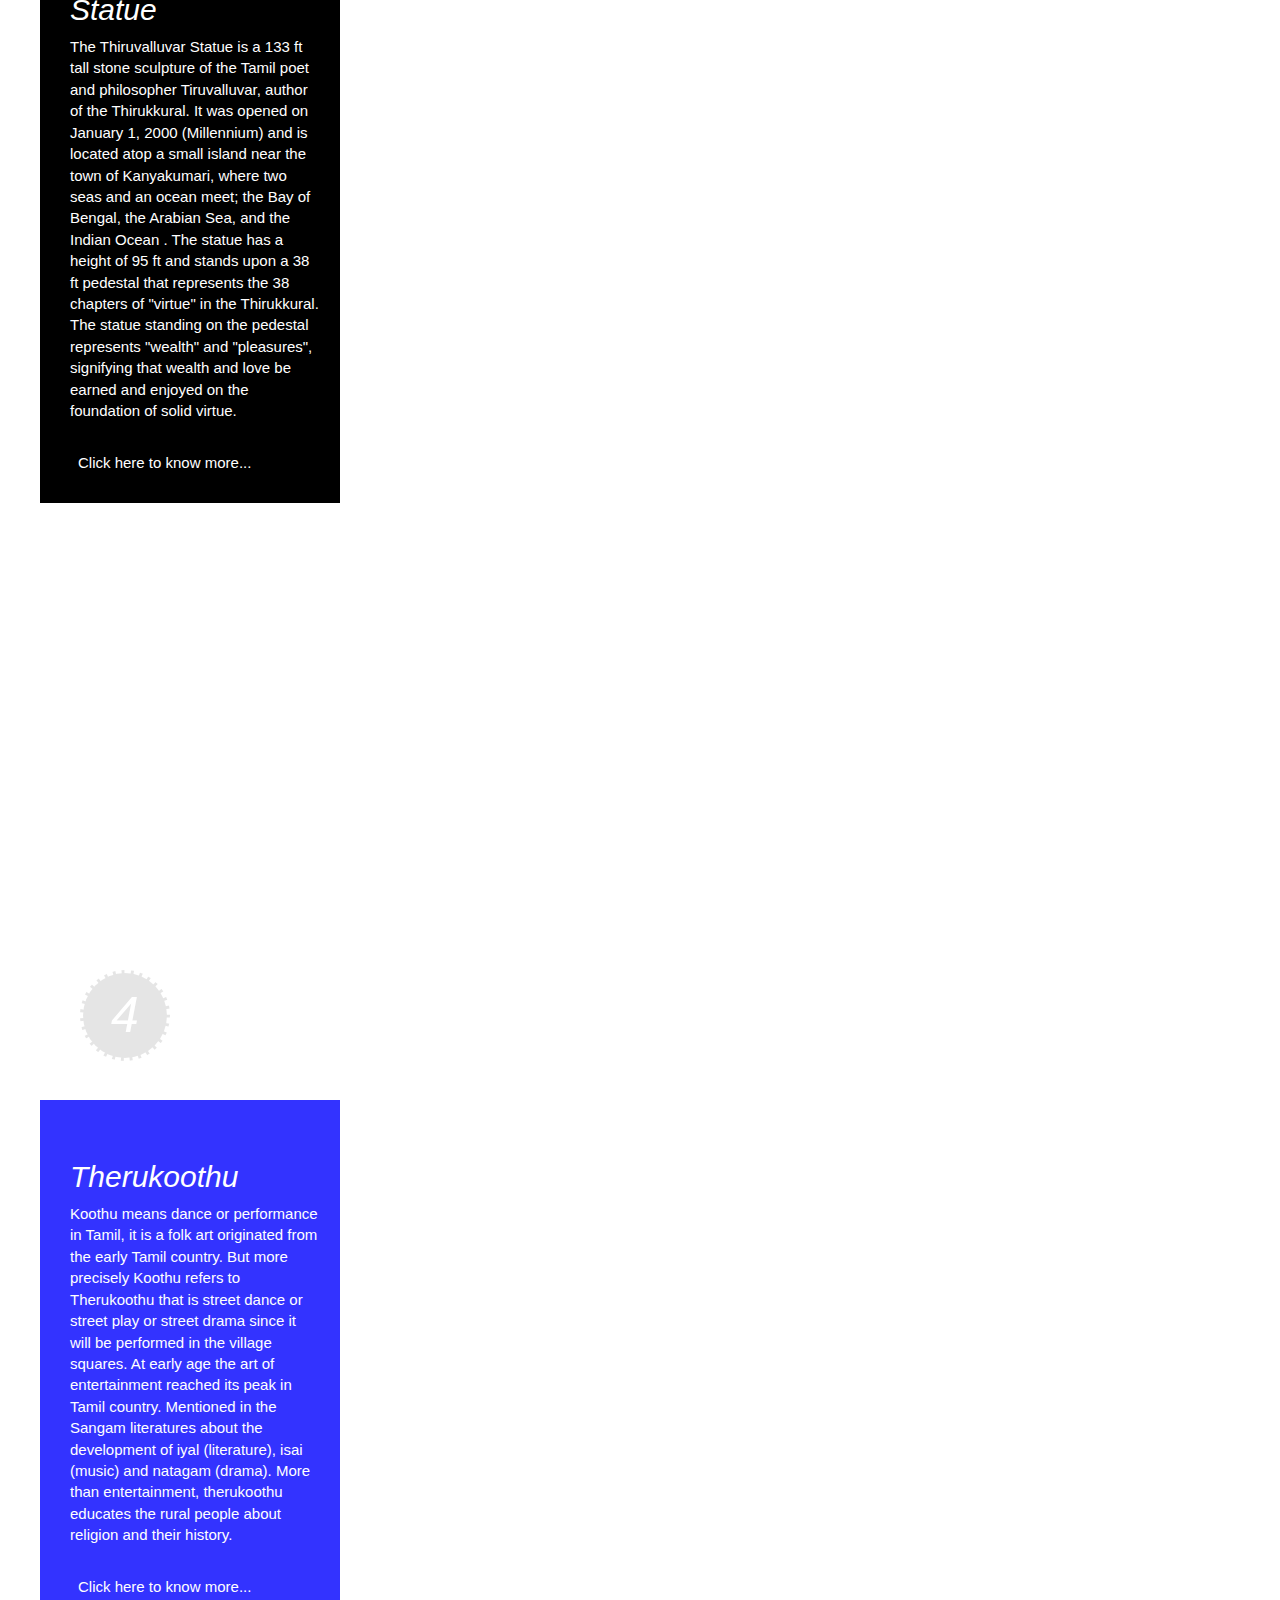
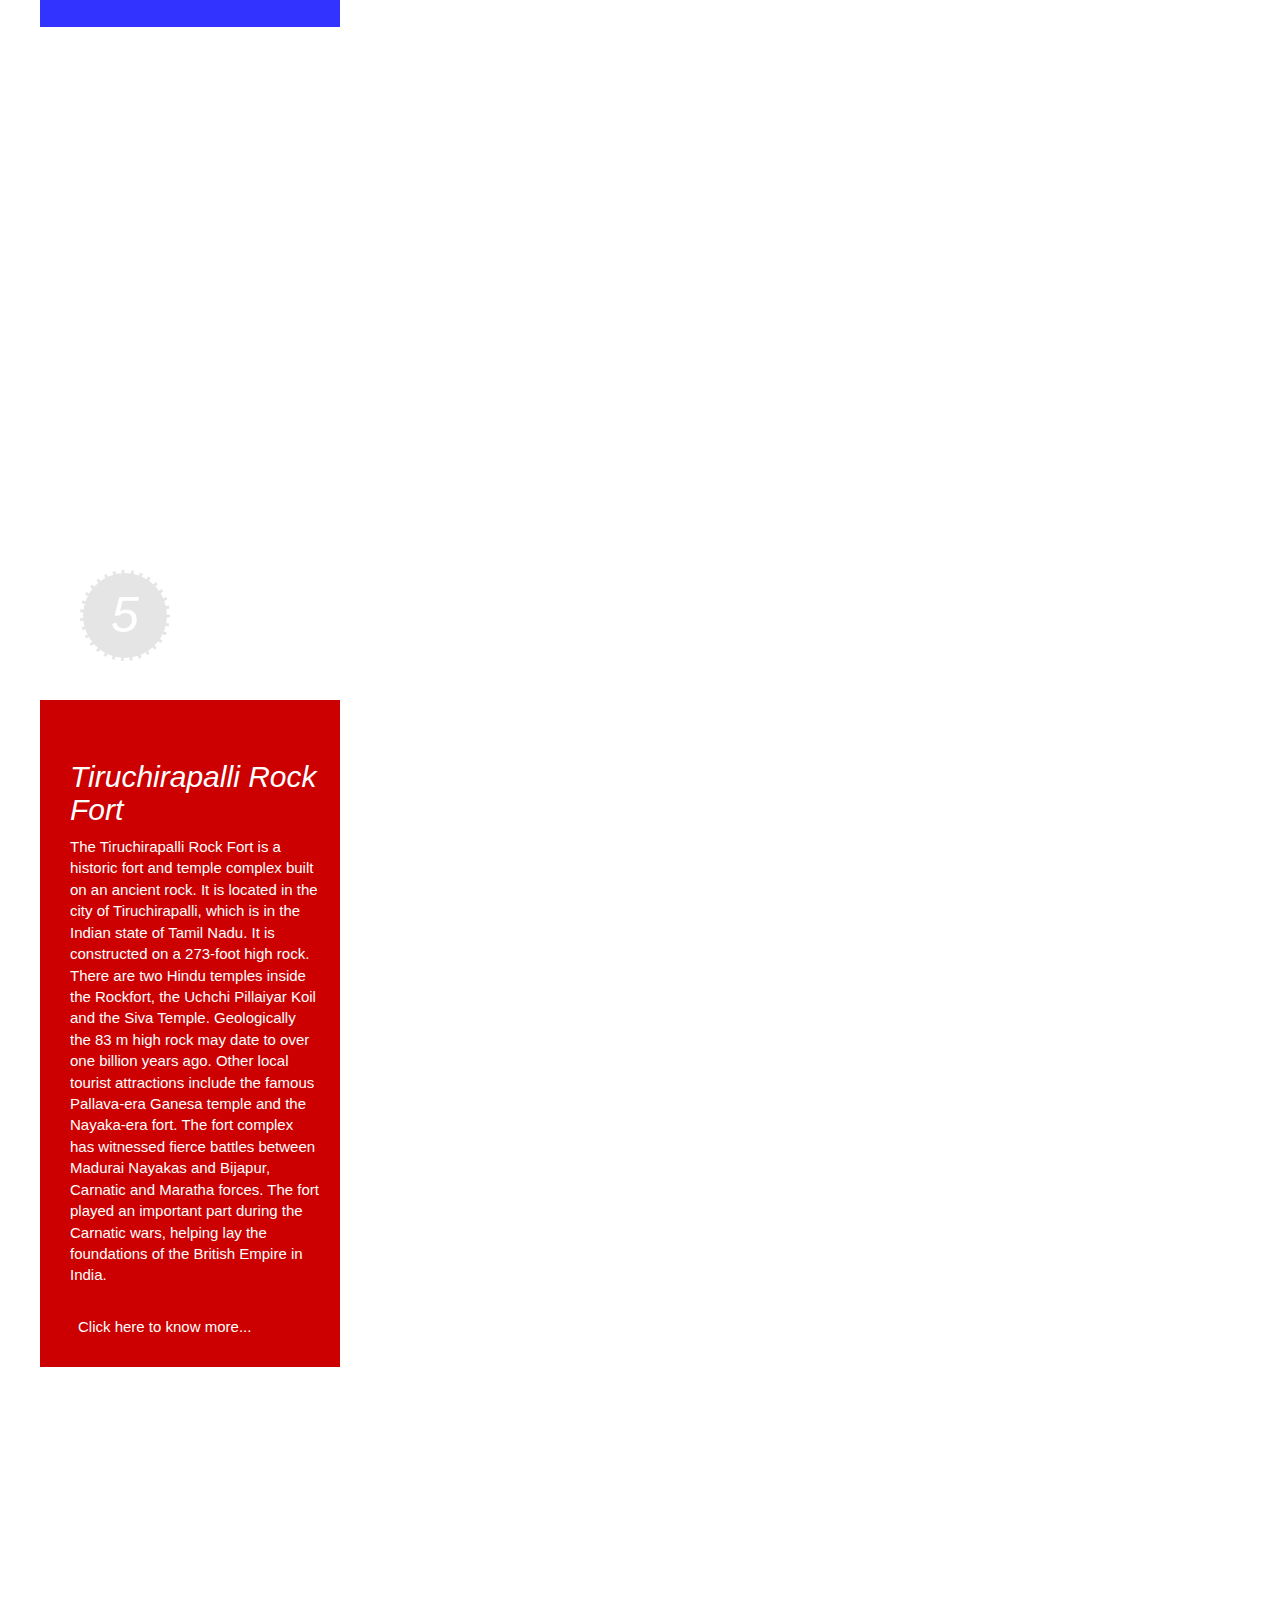
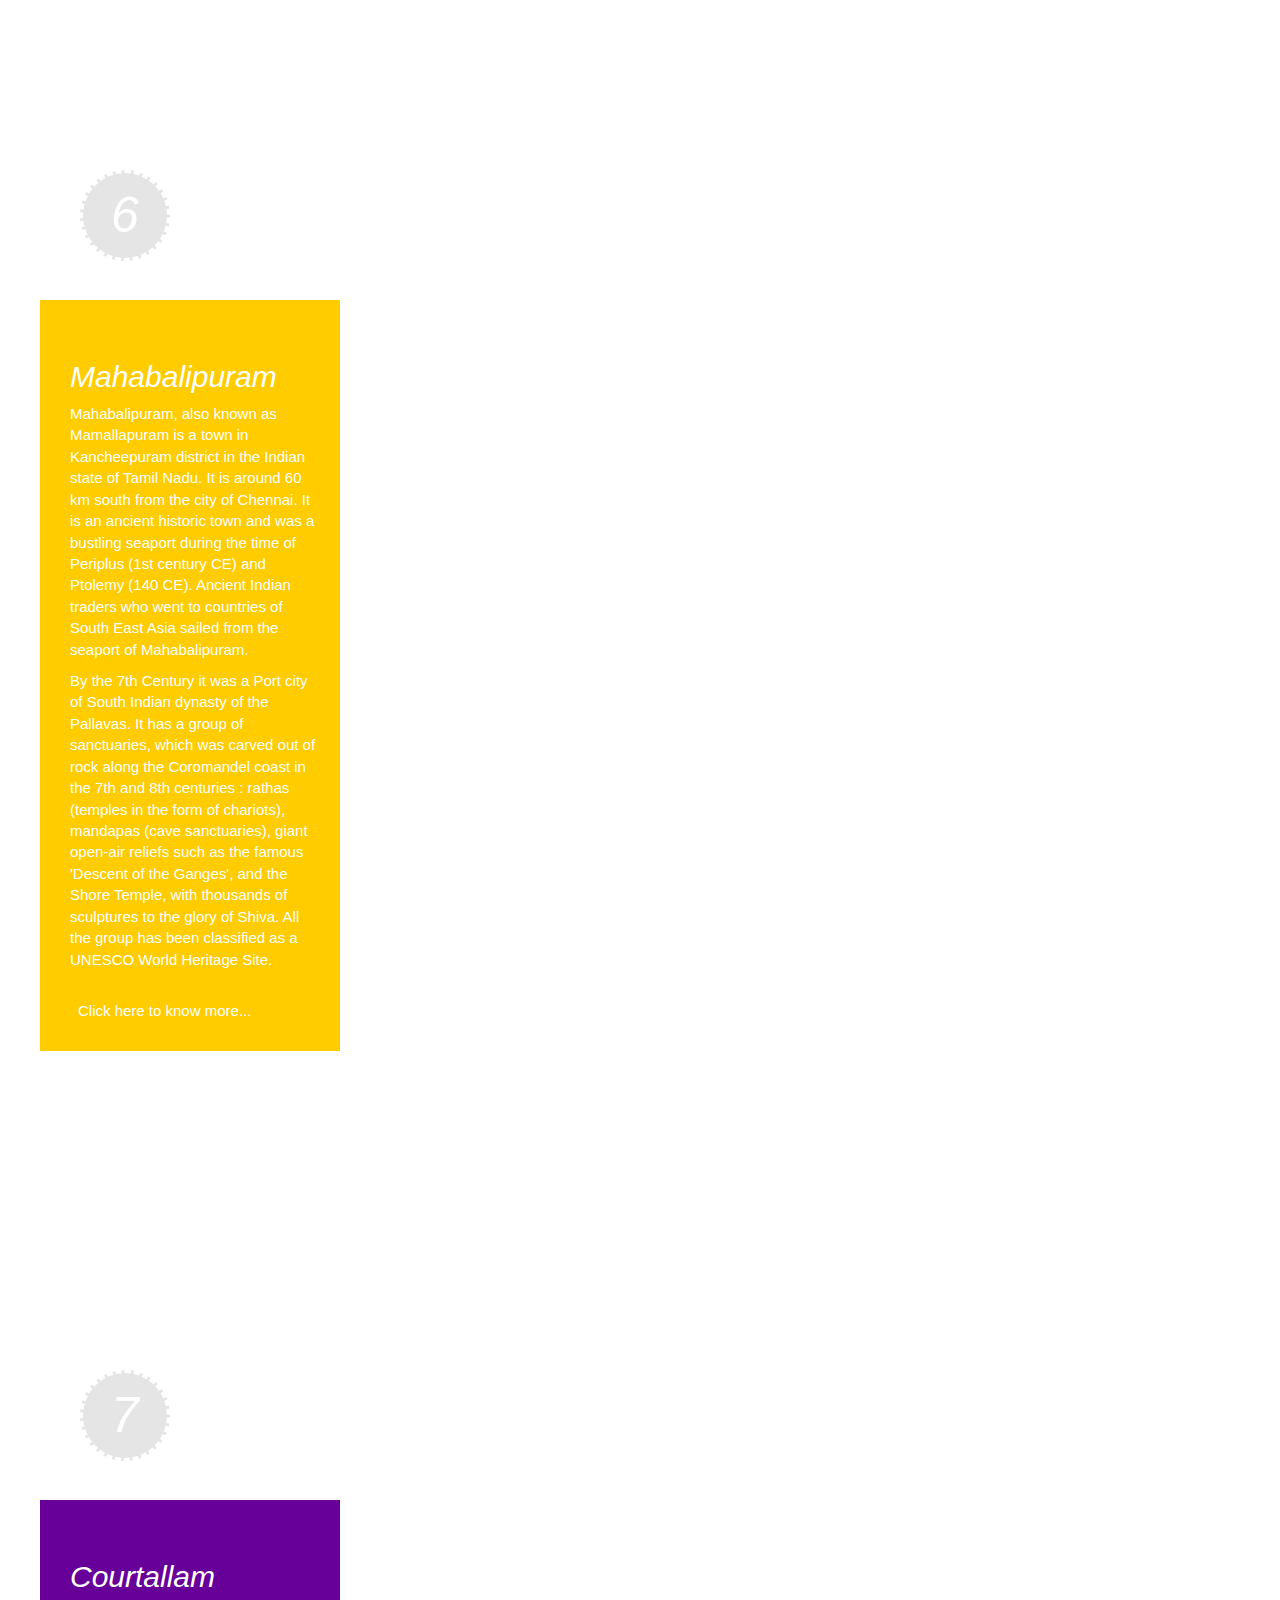
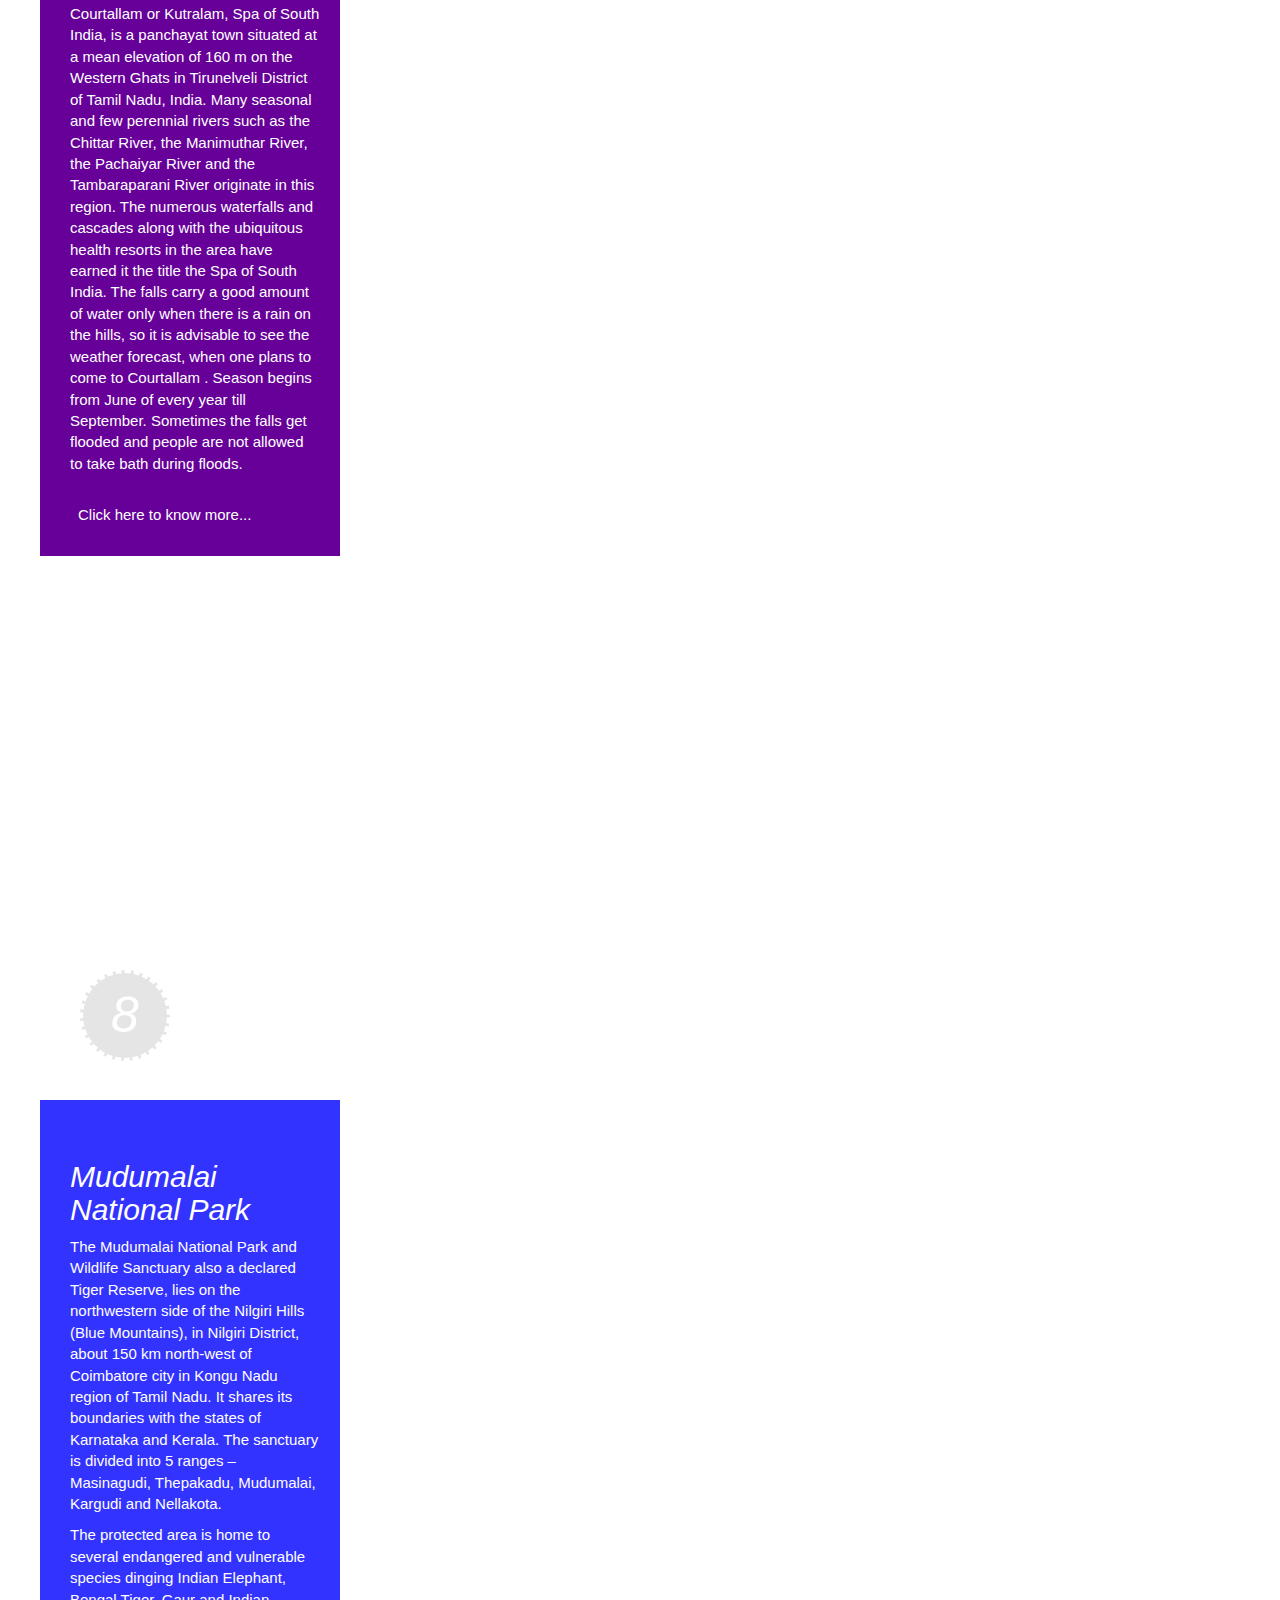
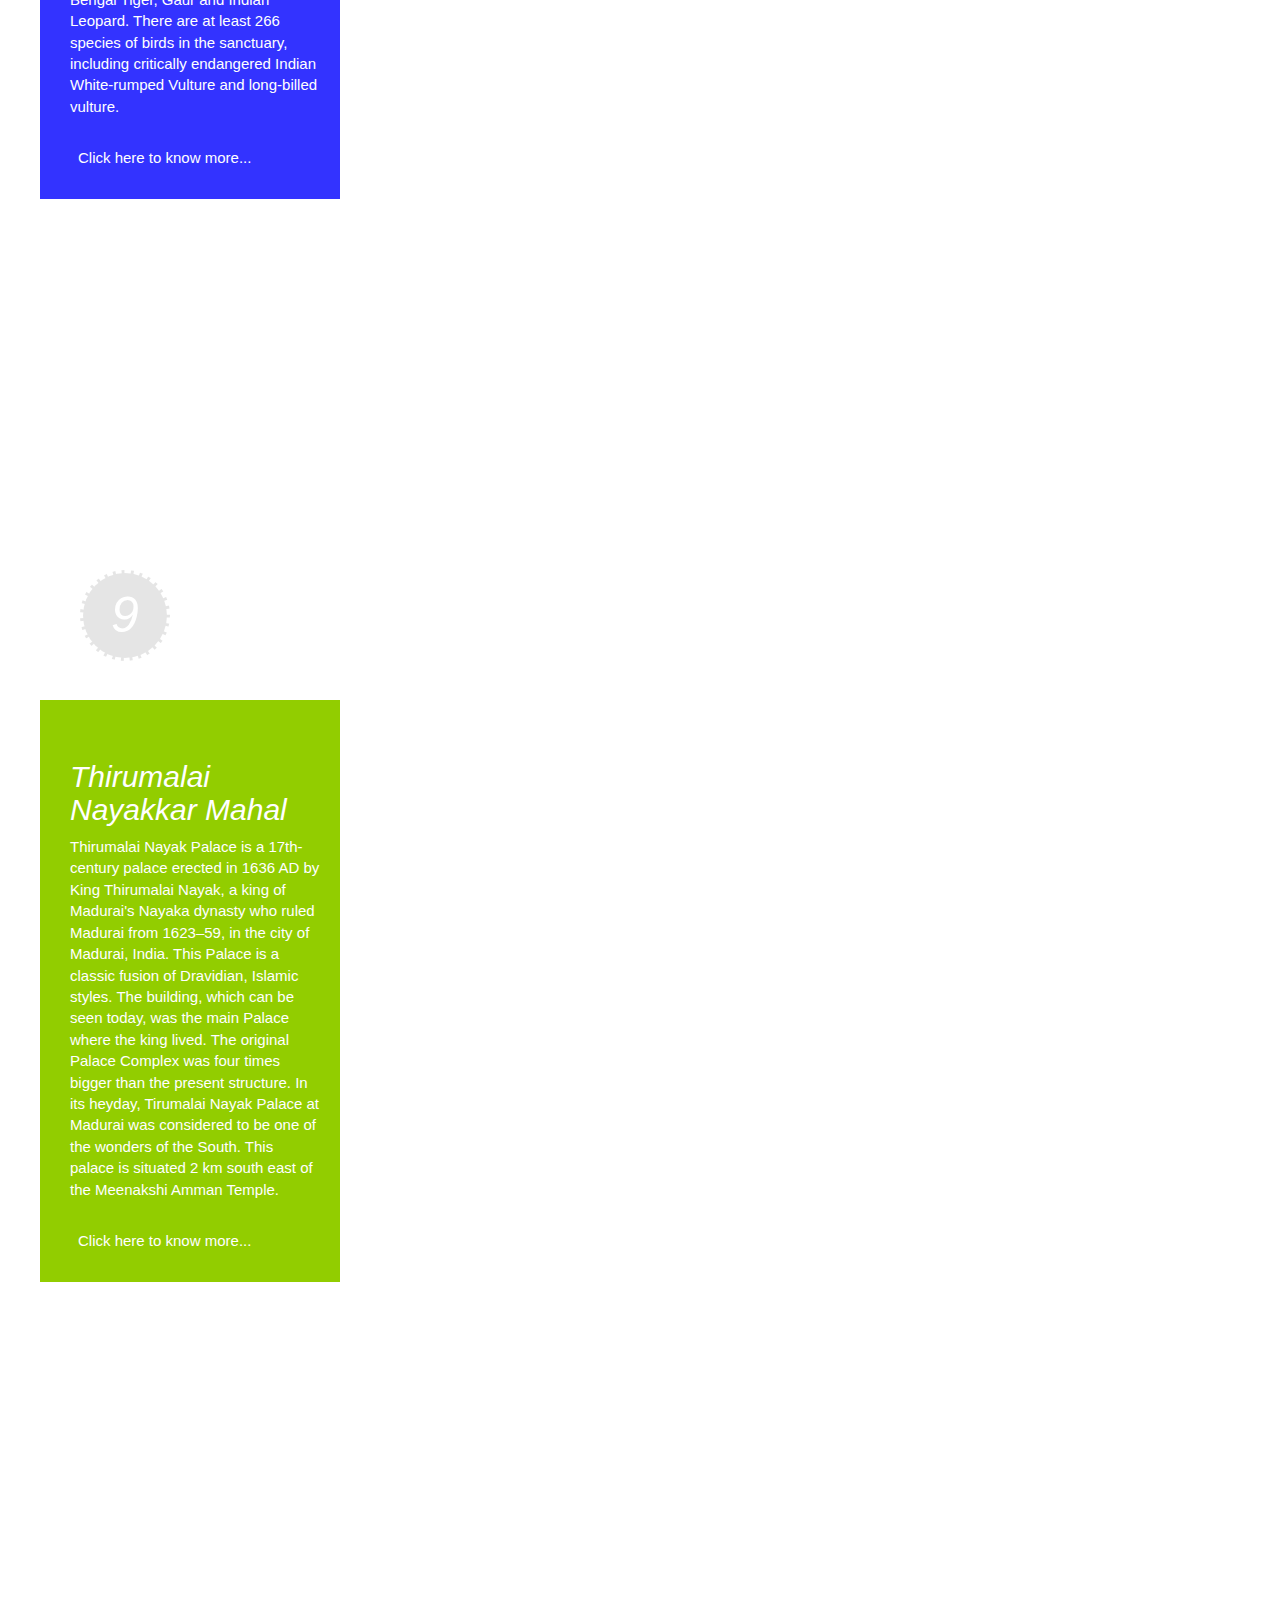
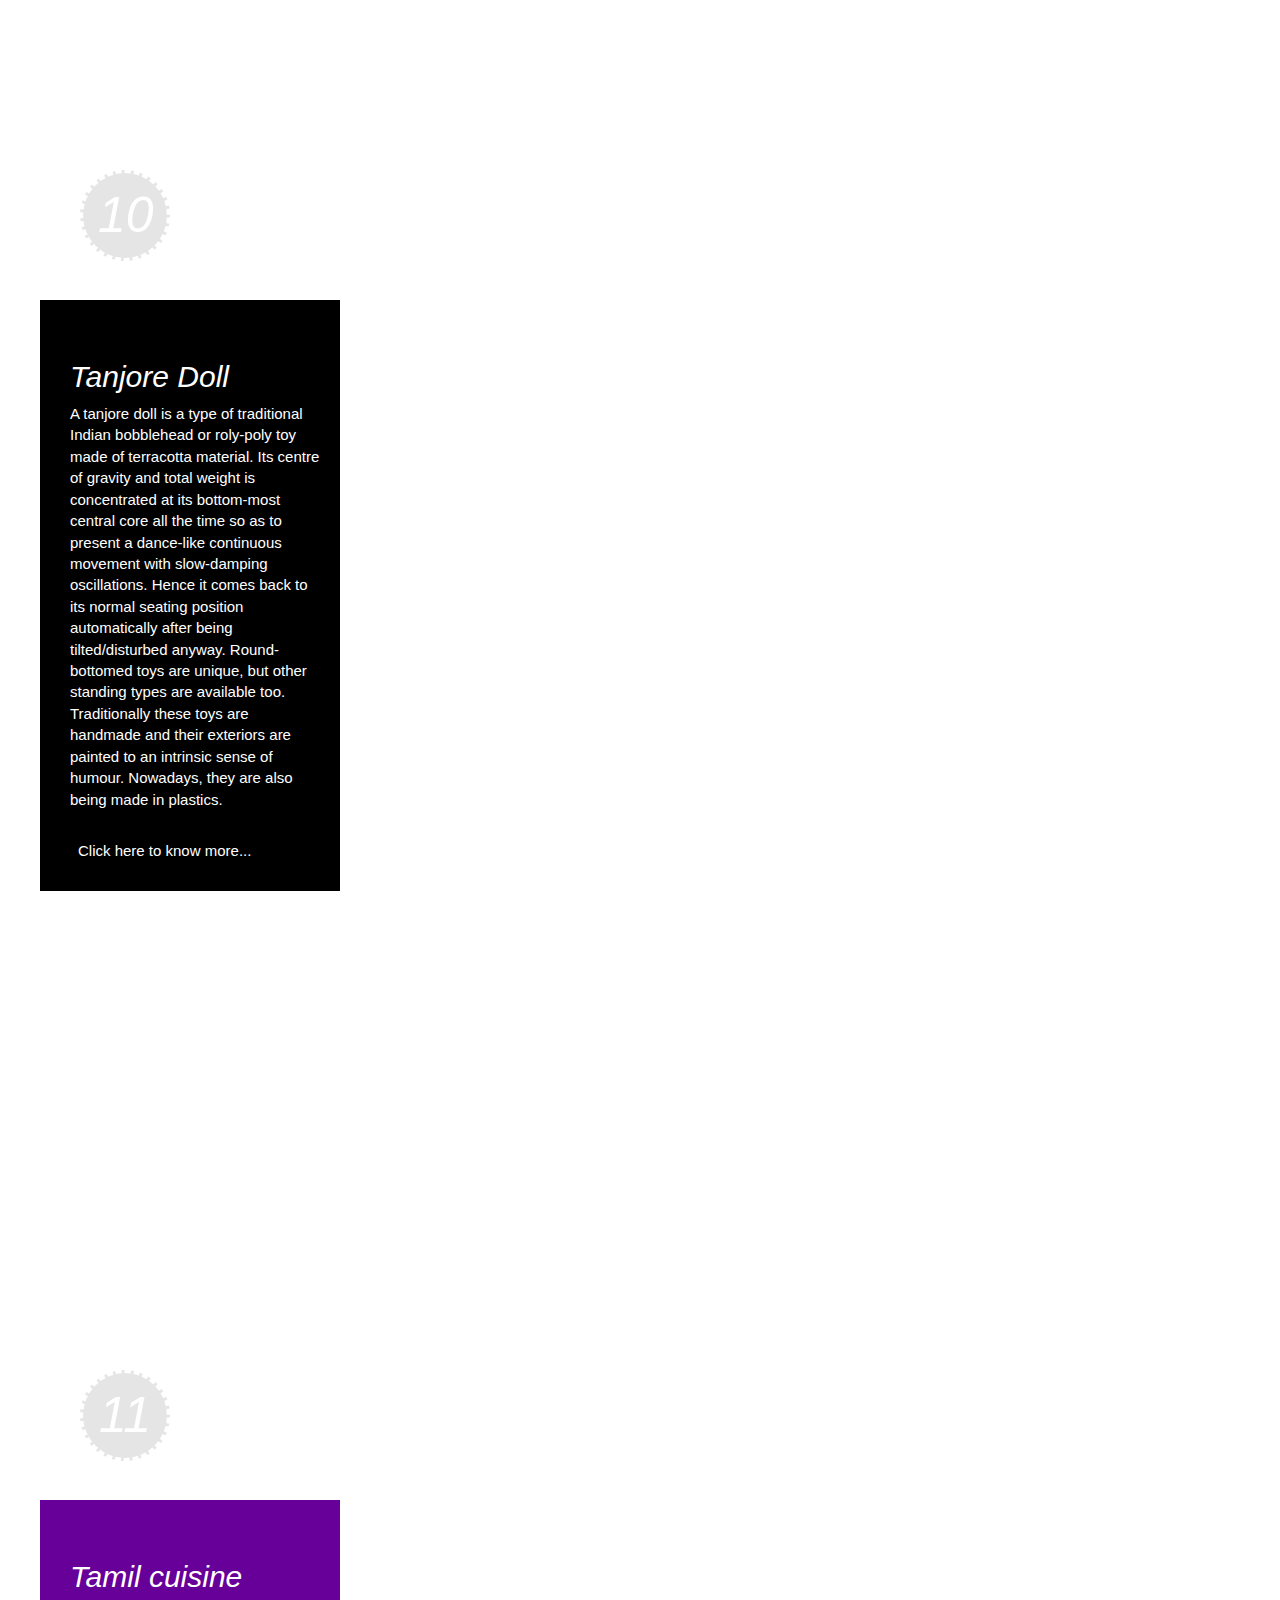
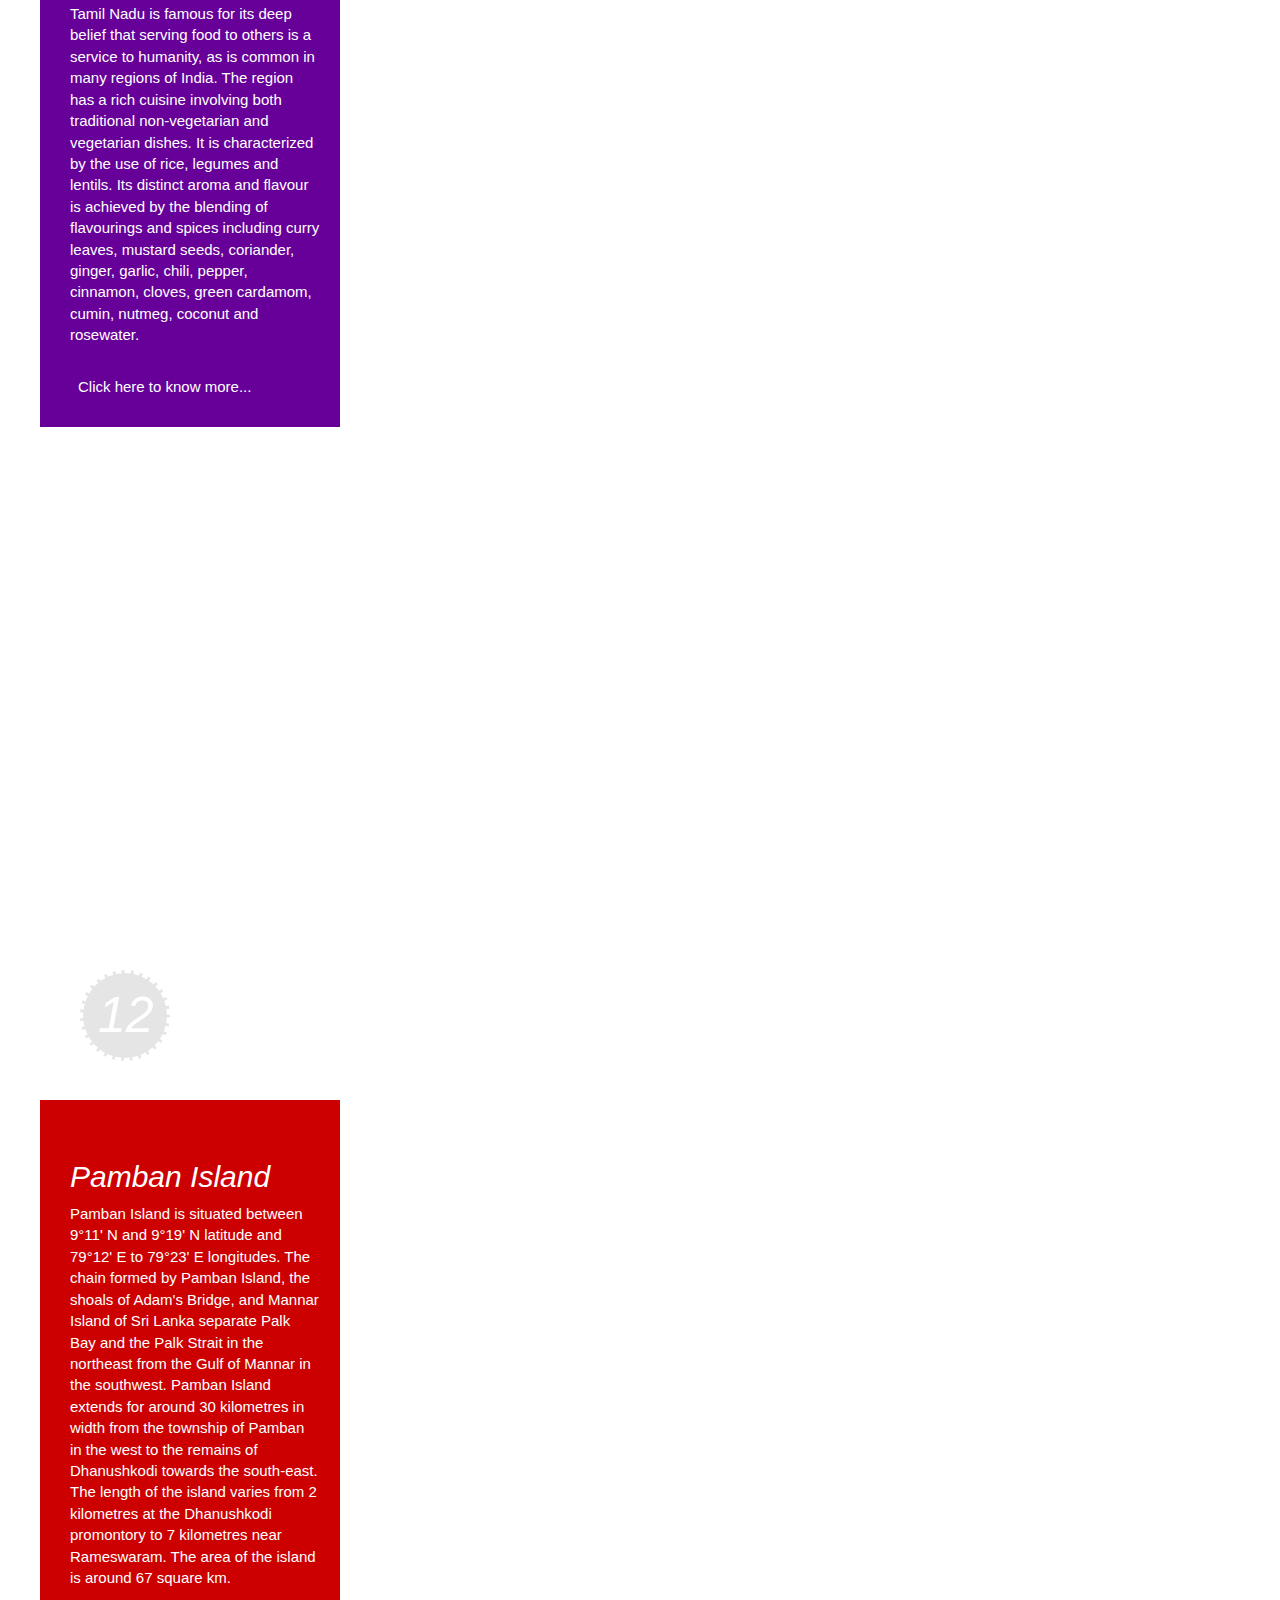
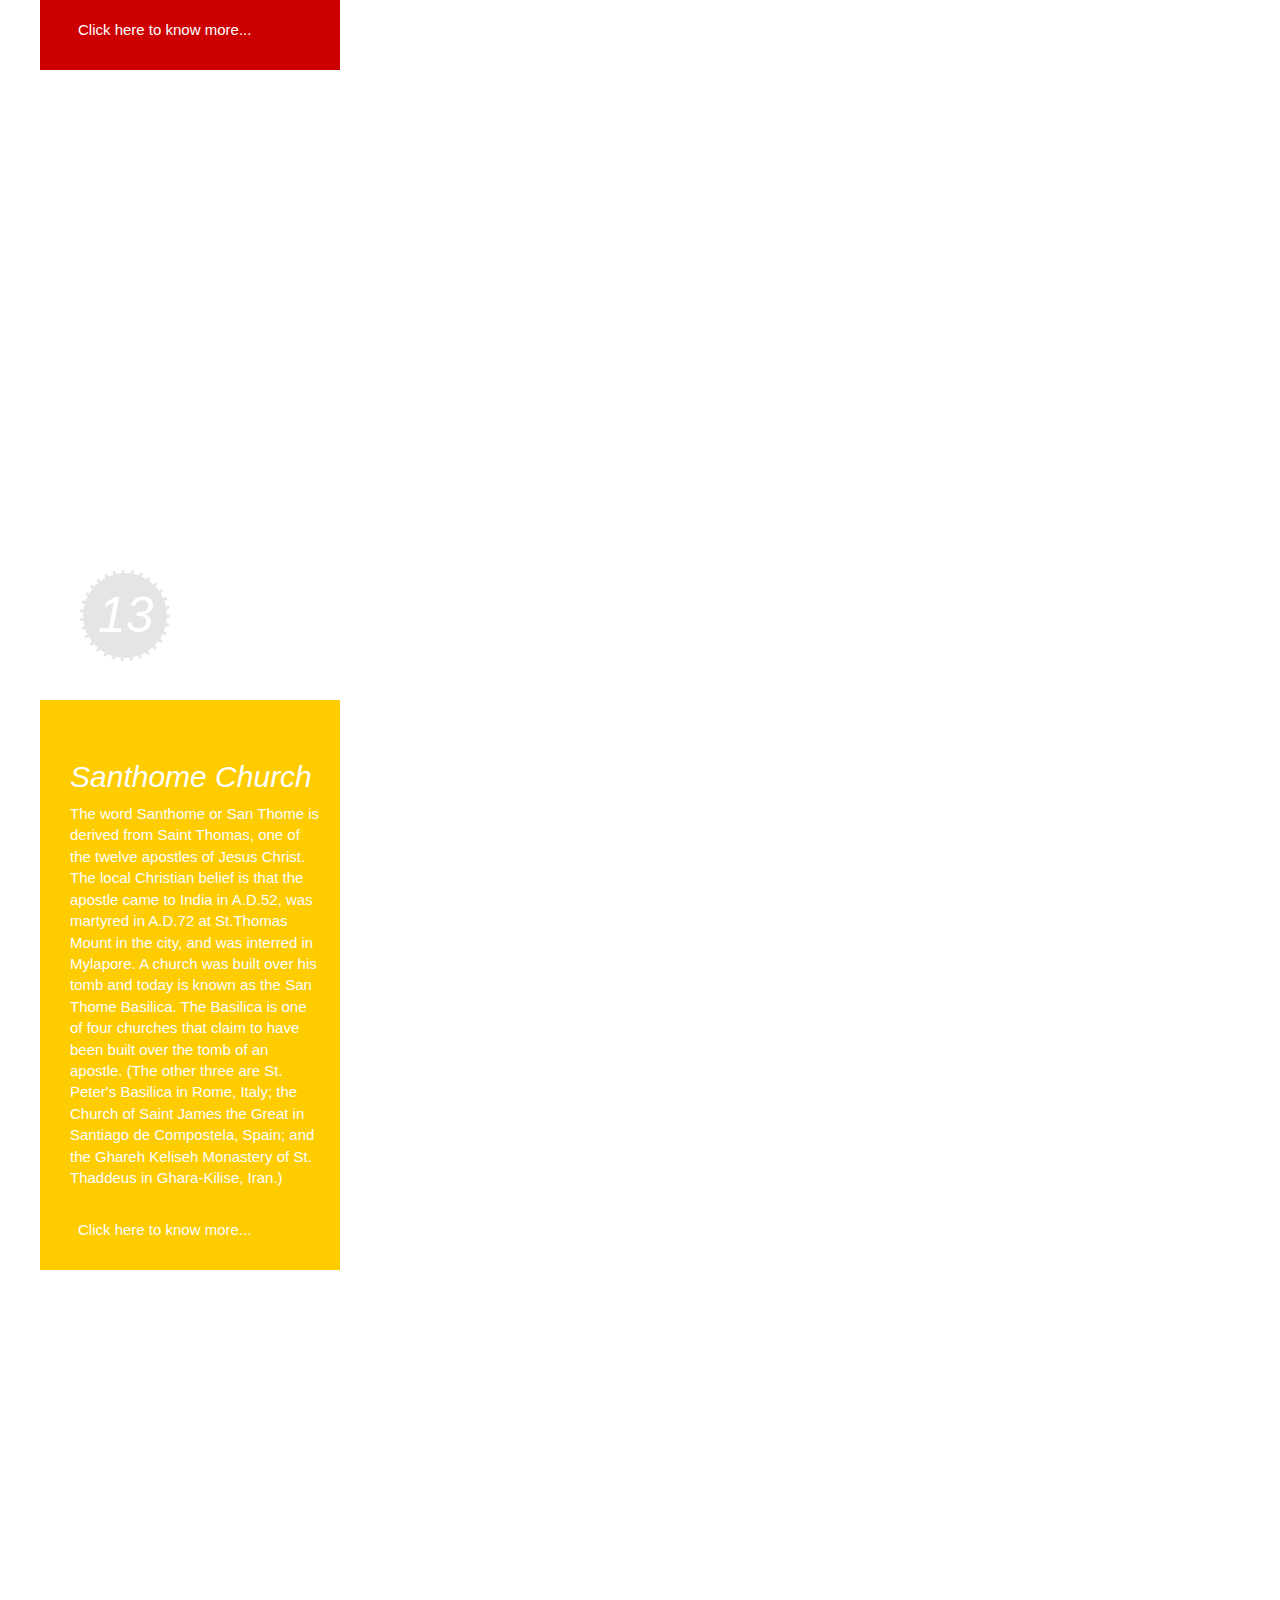
<file: project6/index.html>
﻿<!DOCTYPE html>
<html lang="en">
	<head>
		<title>21 Reasons to come to Tamilnadu</title>
		<meta charset="UTF-8">
		<meta name="viewport" content="width=device-width, initial-scale=1">		
		<link rel="stylesheet" href="../assets/css/normalize.css">
		<link rel="stylesheet" href="../assets/css/bootstrap.css">
		<link href='http://fonts.googleapis.com/css?family=Volkhov:700' rel='stylesheet' type='text/css'>
		<link href='http://fonts.googleapis.com/css?family=Oregano:400italic' rel='stylesheet' type='text/css'>
		<link rel="stylesheet" href="../assets/css/21.css">
	</head>
	<body>
		<header>
				<div class="container">
				<div class="row">
				<div class="col-xs-12 col-sm-6 col-md-12">
					<div class="logo"><a href="http://www.tamilnadutourism.org/" target="_blank"><img src="../assets/images/21/tamilnadu.png" alt="Tamilnadu tourism logo"></a></div>
					<h1>21</h1>					
					<p>REASONS<br>TO COME TO<br>TAMILNADU</p>
				</div>
				</div>
				</div>
		</header>		
		<section id="tanjore" class="sect">
			<div class="container">
			<div class="row">
			<div class="col-xs-12 col-sm-6 col-md-12">
			<article class="green">
				<h2>1</h2>
				<h1>Brihadeeswarar Temple</h1>
				<p>The Peruvudaiyar Kovil, also known as Brihadeeswara Temple, RajaRajeswara Temple and Rajarajeswaram at Thanjavur in the Indian state of Tamil Nadu, is a Hindu temple dedicated to Shiva and an art of the work achieved by Cholas in Tamil architecture. The temple is part of UNESCO World Heritage Site and "Great Living Chola Temples".</p>
				<p>This is one of the largest temple in India and one of India's most prized architectural sites. The temple stands amidst fortified walls that were probably added in the 16th century. The vimana (or temple tower) is 216 ft high and is among the tallest of its kind in the world. The Kumbam(apex or the bulbous structure on the top) of the temple is carved out of a single stone and it weighs around 80 tons.</p><br>
				<a href="http://en.wikipedia.org/wiki/Brihadeeswarar_Temple" target="_blank">Click here to know more...</a>
			</article>
			</div>
			</div>
			</div>
			<div class="parallax" data-velocity="-.3" style="background-position: 50% -60px;"></div>
		</section>
		<section id="ooty" class="sect">
			<div class="container">
			<div class="row">
			<div class="col-xs-12 col-sm-6 col-md-12">
			<article class="orange">
				<h2>2</h2>
				<h1>Ooty</h1>
				<p>Ooty, is a town, a municipality, and the district capital of the Nilgiris district in the Indian state of Tamil Nadu. It is located 80 km north of Coimbatore. It is a popular hill station located in the Nilgiri Hills. Originally occupied by the Todas, the area came under the rule of the East India Company at the end of the 18th century. Today, the town's economy is based on tourism and agriculture, along with manufacture of medicines and photographic film. The town is connected to the rest of India by road and rail, and its historic sites and natural beauty attract tourists.</p><br>
				<a href="http://en.wikipedia.org/wiki/Ooty" target="_blank">Click here to know more...</a>
			</article>
			</div>
			</div>
			</div>
			<div class="parallax" data-velocity="-.1" style="background-position: 50% 0px;"></div>
		</section>
		<section id="valluvar" class="sect">
			<div class="container">
			<div class="row">
			<div class="col-xs-12 col-sm-6 col-md-12">
			<article class="black">
				<h2>3</h2>
				<h1>Thiruvalluvar Statue</h1>
				<p>The Thiruvalluvar Statue is a 133 ft tall stone sculpture of the Tamil poet and philosopher Tiruvalluvar, author of the Thirukkural. It was opened on January 1, 2000 (Millennium) and is located atop a small island near the town of Kanyakumari, where two seas and an ocean meet; the Bay of Bengal, the Arabian Sea, and the Indian Ocean . The statue has a height of 95 ft and stands upon a 38 ft pedestal that represents the 38 chapters of "virtue" in the Thirukkural. The statue standing on the pedestal represents "wealth" and "pleasures", signifying that wealth and love be earned and enjoyed on the foundation of solid virtue.</p><br>
				<a href="http://en.wikipedia.org/wiki/Thiruvalluvar_Statue" target="_blank">Click here to know more...</a>
			</article>
			</div>
			</div>
			</div>
			<div class="parallax" data-velocity="-.1" style="background-position: 50% 0px;"></div>
		</section>
		<section id="theru" class="sect">
			<div class="container">
			<div class="row">
			<div class="col-xs-12 col-sm-6 col-md-12">
			<article class="blue">
				<h2>4</h2>
				<h1>Therukoothu</h1>
				<p>Koothu means dance or performance in Tamil, it is a folk art originated from the early Tamil country. But more precisely Koothu refers to Therukoothu that is street dance or street play or street drama since it will be performed in the village squares. At early age the art of entertainment reached its peak in Tamil country. Mentioned in the Sangam literatures about the development of iyal (literature), isai (music) and natagam (drama). More than entertainment, therukoothu educates the rural people about religion and their history.</p><br>
				<a href="http://en.wikipedia.org/wiki/Koothu" target="_blank">Click here to know more...</a>
			</article>
			</div>
			</div>
			</div>
			<div class="parallax" data-velocity="-.1" style="background-position: 50% 0px;"></div>
		</section>
		<section id="rockfort" class="sect">
			<div class="container">
			<div class="row">
			<div class="col-xs-12 col-sm-6 col-md-12">
			<article class="red">
				<h2>5</h2>
				<h1>Tiruchirapalli Rock Fort</h1>
				<p>The Tiruchirapalli Rock Fort is a historic fort and temple complex built on an ancient rock. It is located in the city of Tiruchirapalli, which is in the Indian state of Tamil Nadu. It is constructed on a 273-foot high rock. There are two Hindu temples inside the Rockfort, the Uchchi Pillaiyar Koil and the Siva Temple. Geologically the 83 m high rock may date to over one billion years ago. Other local tourist attractions include the famous Pallava-era Ganesa temple and the Nayaka-era fort. The fort complex has witnessed fierce battles between Madurai Nayakas and Bijapur, Carnatic and Maratha forces. The fort played an important part during the Carnatic wars, helping lay the foundations of the British Empire in India.</p><br>
				<a href="http://en.wikipedia.org/wiki/Tiruchirapalli_Rock_Fort" target="_blank">Click here to know more...</a>
			</article>
			</div>
			</div>
			</div>
			<div class="parallax" data-velocity="-.1" style="background-position: 50% 0px;"></div>
		</section>
		<section id="mahab" class="sect">
			<div class="container">
			<div class="row">
			<div class="col-xs-12 col-sm-6 col-md-12">
			<article class="yellow">
				<h2>6</h2>
				<h1>Mahabalipuram</h1>
				<p>Mahabalipuram, also known as Mamallapuram is a town in Kancheepuram district in the Indian state of Tamil Nadu. It is around 60 km south from the city of Chennai. It is an ancient historic town and was a bustling seaport during the time of Periplus (1st century CE) and Ptolemy (140 CE). Ancient Indian traders who went to countries of South East Asia sailed from the seaport of Mahabalipuram.</p>
				<p>By the 7th Century it was a Port city of South Indian dynasty of the Pallavas. It has a group of sanctuaries, which was carved out of rock along the Coromandel coast in the 7th and 8th centuries : rathas (temples in the form of chariots), mandapas (cave sanctuaries), giant open-air reliefs such as the famous 'Descent of the Ganges', and the Shore Temple, with thousands of sculptures to the glory of Shiva. All the group has been classified as a UNESCO World Heritage Site.</p><br>
				<a href="http://www.tamilnadutourism.org/" target="_blank">Click here to know more...</a>
			</article>
			</div>
			</div>
			</div>
			<div class="parallax" data-velocity="-.1" style="background-position: 50% 0px;"></div>
		</section>
		<section id="courtal" class="sect">
			<div class="container">
			<div class="row">
			<div class="col-xs-12 col-sm-6 col-md-12">
			<article class="purple">
				<h2>7</h2>
				<h1>Courtallam</h1>
				<p>Courtallam or Kutralam, Spa of South India, is a panchayat town situated at a mean elevation of 160 m on the Western Ghats in Tirunelveli District of Tamil Nadu, India. Many seasonal and few perennial rivers such as the Chittar River, the Manimuthar River, the Pachaiyar River and the Tambaraparani River originate in this region. The numerous waterfalls and cascades along with the ubiquitous health resorts in the area have earned it the title the Spa of South India. The falls carry a good amount of water only when there is a rain on the hills, so it is advisable to see the weather forecast, when one plans to come to Courtallam . Season begins from June of every year till September. Sometimes the falls get flooded and people are not allowed to take bath during floods.</p><br>
				<a href="http://en.wikipedia.org/wiki/Courtallam" target="_blank">Click here to know more...</a>
			</article>
			</div>
			</div>
			</div>
			<div class="parallax" data-velocity="-.1" style="background-position: 50% 0px;"></div>
		</section>
		<section id="muduma" class="sect">
			<div class="container">
			<div class="row">
			<div class="col-xs-12 col-sm-6 col-md-12">
			<article class="blue">
				<h2>8</h2>
				<h1>Mudumalai National Park</h1>
				<p>The Mudumalai National Park and Wildlife Sanctuary also a declared Tiger Reserve, lies on the northwestern side of the Nilgiri Hills (Blue Mountains), in Nilgiri District, about 150 km north-west of Coimbatore city in Kongu Nadu region of Tamil Nadu. It shares its boundaries with the states of Karnataka and Kerala. The sanctuary is divided into 5 ranges – Masinagudi, Thepakadu, Mudumalai, Kargudi and Nellakota.</p>
				<p>The protected area is home to several endangered and vulnerable species dinging Indian Elephant, Bengal Tiger, Gaur and Indian Leopard. There are at least 266 species of birds in the sanctuary, including critically endangered Indian White-rumped Vulture and long-billed vulture.</p><br>
				<a href="http://en.wikipedia.org/wiki/Mudumalai" target="_blank">Click here to know more...</a>
			</article>
			</div>
			</div>
			</div>
			<div class="parallax" data-velocity="-.1" style="background-position: 50% 0px;"></div>
		</section>
		<section id="thiruma" class="sect">
			<div class="container">
			<div class="row">
			<div class="col-xs-12 col-sm-6 col-md-12">
			<article class="green">
				<h2>9</h2>
				<h1>Thirumalai Nayakkar Mahal</h1>
				<p>Thirumalai Nayak Palace is a 17th-century palace erected in 1636 AD by King Thirumalai Nayak, a king of Madurai's Nayaka dynasty who ruled Madurai from 1623–59, in the city of Madurai, India. This Palace is a classic fusion of Dravidian, Islamic styles. The building, which can be seen today, was the main Palace where the king lived. The original Palace Complex was four times bigger than the present structure. In its heyday, Tirumalai Nayak Palace at Madurai was considered to be one of the wonders of the South. This palace is situated 2 km south east of the Meenakshi Amman Temple.</p><br>
				<a href="http://en.wikipedia.org/wiki/Thirumalai_Nayak_Palace" target="_blank">Click here to know more...</a>
			</article>
			</div>
			</div>
			</div>
			<div class="parallax" data-velocity="-.1" style="background-position: 50% 0px;"></div>
		</section>
		<section id="bomma" class="sect">
			<div class="container">
			<div class="row">
			<div class="col-xs-12 col-sm-6 col-md-12">
			<article class="black">
				<h2>10</h2>
				<h1>Tanjore Doll</h1>
				<p>A tanjore doll is a type of traditional Indian bobblehead or roly-poly toy made of terracotta material. Its centre of gravity and total weight is concentrated at its bottom-most central core all the time so as to present a dance-like continuous movement with slow-damping oscillations. Hence it comes back to its normal seating position automatically after being tilted/disturbed anyway. Round-bottomed toys are unique, but other standing types are available too. Traditionally these toys are handmade and their exteriors are painted to an intrinsic sense of humour. Nowadays, they are also being made in plastics.</p><br>
				<a href="http://en.wikipedia.org/wiki/Tanjore_doll" target="_blank">Click here to know more...</a>
			</article>
			</div>
			</div>
			</div>
			<div class="parallax" data-velocity="-.1" style="background-position: 50% 0px;"></div>
		</section>
		<section id="idli" class="sect">
			<div class="container">
			<div class="row">
			<div class="col-xs-12 col-sm-6 col-md-12">
			<article class="purple">
				<h2>11</h2>
				<h1>Tamil cuisine</h1>
				<p>Tamil Nadu is famous for its deep belief that serving food to others is a service to humanity, as is common in many regions of India. The region has a rich cuisine involving both traditional non-vegetarian and vegetarian dishes. It is characterized by the use of rice, legumes and lentils. Its distinct aroma and flavour is achieved by the blending of flavourings and spices including curry leaves, mustard seeds, coriander, ginger, garlic, chili, pepper, cinnamon, cloves, green cardamom, cumin, nutmeg, coconut and rosewater.</p><br>
				<a href="http://en.wikipedia.org/wiki/Tamil_cuisine" target="_blank">Click here to know more...</a>
			</article>
			</div>
			</div>
			</div>
			<div class="parallax" data-velocity="-.1" style="background-position: 50% 0px;"></div>
		</section>
		<section id="pamban" class="sect">
			<div class="container">
			<div class="row">
			<div class="col-xs-12 col-sm-6 col-md-12">
			<article class="red">
				<h2>12</h2>
				<h1>Pamban Island</h1>
				<p>Pamban Island is situated between 9°11' N and 9°19' N latitude and 79°12' E to 79°23' E longitudes. The chain formed by Pamban Island, the shoals of Adam's Bridge, and Mannar Island of Sri Lanka separate Palk Bay and the Palk Strait in the northeast from the Gulf of Mannar in the southwest. Pamban Island extends for around 30 kilometres in width from the township of Pamban in the west to the remains of Dhanushkodi towards the south-east. The length of the island varies from 2 kilometres at the Dhanushkodi promontory to 7 kilometres near Rameswaram. The area of the island is around 67 square km.</p><br>
				<a href="http://en.wikipedia.org/wiki/Pamban_Island" target="_blank">Click here to know more...</a>
			</article>
			</div>
			</div>
			</div>
			<div class="parallax" data-velocity="-.1" style="background-position: 50% 0px;"></div>
		</section>
		<section id="santhome" class="sect">
			<div class="container">
			<div class="row">
			<div class="col-xs-12 col-sm-6 col-md-12">
			<article class="yellow">
				<h2>13</h2>
				<h1>Santhome Church</h1>
				<p>The word Santhome or San Thome is derived from Saint Thomas, one of the twelve apostles of Jesus Christ. The local Christian belief is that the apostle came to India in A.D.52, was martyred in A.D.72 at St.Thomas Mount in the city, and was interred in Mylapore. A church was built over his tomb and today is known as the San Thome Basilica. The Basilica is one of four churches that claim to have been built over the tomb of an apostle. (The other three are St. Peter's Basilica in Rome, Italy; the Church of Saint James the Great in Santiago de Compostela, Spain; and the Ghareh Keliseh Monastery of St. Thaddeus in Ghara-Kilise, Iran.)</p><br>
				<a href="http://en.wikipedia.org/wiki/Santhome" target="_blank">Click here to know more...</a>
			</article>
			</div>
			</div>
			</div>
			<div class="parallax" data-velocity="-.1" style="background-position: 50% 0px;"></div>
		</section>
		<section id="koval" class="sect">
			<div class="container">
			<div class="row">
			<div class="col-xs-12 col-sm-6 col-md-12">
			<article class="orange">
				<h2>14</h2>
				<h1>Covelong</h1>
				<p>Covelong (Kovalam) is a fishing village in India, 40 kilometres south of Chennai, on the East Coast Road en route to Mahabalipuram. Covelong was a port town developed by the Nawab of Carnatic, Saadat Ali. It was taken over by the French in 1746, and destroyed by the British in 1752.</p>
				<p>The Dutch built a fort in Covelong during the colonial times, which today has been made the Taj Fisherman's Cove, a private luxury beach resort.</p>
				<p>Covelong beach is one of the few places in the East Coast where wind surfing takes place.</p><br>
				<a href="http://en.wikipedia.org/wiki/Covelong" target="_blank">Click here to know more...</a>
			</article>
			</div>
			</div>
			</div>
			<div class="parallax" data-velocity="-.1" style="background-position: 50% 0px;"></div>
		</section>
		<section id="train" class="sect">
			<div class="container">
			<div class="row">
			<div class="col-xs-12 col-sm-6 col-md-12">
			<article class="red">
				<h2>15</h2>
				<h1>Nilgiri Mountain Railway</h1>
				<p>The Nilgiri Mountain Railway is a railway in Tamil Nadu, India, built by the British in 1908,[1] and was initially operated by the Madras Railway. The railway still relies on its fleet of steam locomotives. NMR comes under the jurisdiction of the newly formed Salem Division. In July 2005, UNESCO added the Nilgiri Mountain Railway as an extension to the World Heritage Site of Darjeeling Himalayan Railway, the site then became known as "Mountain Railways of India."</p><br>
				<a href="http://en.wikipedia.org/wiki/Nilgiri_Mountain_Railway" target="_blank">Click here to know more...</a>
			</article>
			</div>
			</div>
			</div>
			<div class="parallax" data-velocity="-.1" style="background-position: 50% 0px;"></div>
		</section>
		<section id="bird" class="sect">
			<div class="container">
			<div class="row">
			<div class="col-xs-12 col-sm-6 col-md-12">
			<article class="blue">
				<h2>16</h2>
				<h1>Vedanthangal Bird Sanctuary</h1>
				<p>Vedanthankal Bird Sanctuary is a 30-hectare (74-acre) protected area located in the Kancheepuram District of the state of Tamil Nadu, India. The sanctuary is about 75 kilometres (47 mi) from Chennai on National Highway 45 (NH45), south of Chengalpattu. More than 40,000 birds (including 26 rare species), from various parts of the world visit the sanctuary during the migratory season every year.</p>
				<p>Vedanthangal is home to migratory birds such as pintail, garganey, grey wagtail, blue-winged teal, common sandpiper and the like.</p><br>
				<a href="http://en.wikipedia.org/wiki/Vedanthangal_Bird_Sanctuary" target="_blank">Click here to know more...</a>
			</article>
			</div>
			</div>
			</div>
			<div class="parallax" data-velocity="-.1" style="background-position: 50% 0px;"></div>
		</section>
		<section id="valpar" class="sect">
			<div class="container">
			<div class="row">
			<div class="col-xs-12 col-sm-6 col-md-12">
			<article class="yellow">
				<h2>17</h2>
				<h1>Valparai</h1>
				<p>Valparai is a Taluk and hill station in Coimbatore district of Tamil Nadu,India. It is located 3,500 feet above sea level on the Anaimalai Hills range of the Western Ghats, at a distance of 100 km from Coimbatore and 65 km from Pollachi.There are 40 hairpin bends on the way to Valparai from Azhiyar. While major portions of the land is owned by private tea companies, large forest areas continue to be out of bounds.</p><br>
				<a href="http://en.wikipedia.org/wiki/Valparai" target="_blank">Click here to know more...</a>
			</article>
			</div>
			</div>
			</div>
			<div class="parallax" data-velocity="-.1" style="background-position: 50% 0px;"></div>
		</section>
		<section id="tharan" class="sect">
			<div class="container">
			<div class="row">
			<div class="col-xs-12 col-sm-6 col-md-12">
			<article class="purple">
				<h2>18</h2>
				<h1>Fort Dansborg</h1>
				<p>Fort Dansborg,a locally called Danish Fort, is a Danish fort located in the shores of Bay of Bengal in Tharangambadi in the South Indian state of Tamil Nadu. Fort Dansborg was built in the land ceded by Thanjavur king Ragunatha Nayak in an agreement with Danish Admiral Ove Gjedde in 1620 and acted as the base for Danish settlement in the region during the early 17th century. The fort is the second largest Danish fort after Kronborg. The fort was sold to the British in 1845 and along with Tharangambadi, the fort lost its significance as the town was not an active trading post for the British.</p><br>
				<a href="http://en.wikipedia.org/wiki/Fort_Dansborg" target="_blank">Click here to know more...</a>
			</article>
			</div>
			</div>
			</div>
			<div class="parallax" data-velocity="-.1" style="background-position: 50% 0px;"></div>
		</section>
		<section id="yela" class="sect">
			<div class="container">
			<div class="row">
			<div class="col-xs-12 col-sm-6 col-md-12">
			<article class="orange">
				<h2>19</h2>
				<h1>Yelagiri</h1>
				<p>Yelagiri is a hill station in Vellore district of Tamil Nadu, India, situated off the Vaniyambadi-Tirupattur road. Located at an altitude of 1,410.6 metres above Mean Sea Level and spread across 30 km2, the Yelagiri village (also spelled Elagiri at times) is surrounded by orchards, rose-gardens, and green valleys.</p><br>
				<a href="http://en.wikipedia.org/wiki/Yelagiri" target="_blank">Click here to know more...</a>
			</article>
			</div>
			</div>
			</div>
			<div class="parallax" data-velocity="-.1" style="background-position: 50% 0px;"></div>
		</section>
		<section id="meena" class="sect">
			<div class="container">
			<div class="row">
			<div class="col-xs-12 col-sm-6 col-md-12">
			<article class="green">
				<h2>20</h2>
				<h1>Meenakshi Amman Temple</h1>
				<p>Meenakshi Amman Temple (Other names : Meenakshi Sundareswarar Temple or Tiru-aalavaai or Meenakshi Amman Kovil) is a historic Hindu temple located in the southern bank of river Vaigai in the temple city of Madurai, Tamil Nadu, India. It is dedicated to Parvati who is known as Meenakshi and her consort, Shiva, named here as Sundareswarar. The temple forms the heart and lifeline of the 2500 year old city of Madurai. The complex houses 14 gateway towers called gopurams, ranging from 45-50m in height, the tallest being the southern tower, 51.9 metres (170 ft) high,and two golden sculptured vimana, the shrine over sanctum of the main deities. The temple is a significant symbol for the Tamil people, and has been mentioned since antiquity in Tamil literature, though the present structure is built during 1623 to 1655 CE.</p><br>
				<a href="http://en.wikipedia.org/wiki/Meenakshi_Amman_Temple" target="_blank">Click here to know more...</a>
			</article>
			</div>
			</div>
			</div>
			<div class="parallax" data-velocity="-.1" style="background-position: 50% 0px;"></div>
		</section>
		<section id="sadras" class="sect">
			<div class="container">
			<div class="row">
			<div class="col-xs-12 col-sm-6 col-md-12">
			<article class="black">
				<h2>21</h2>
				<h1>Sadras</h1>
				<p>Sadras is a fortress town located on India's Coromandel Coast in Kanchipuram District, 70 km south of Chennai in Tamil Nadu state. Sadras is the anglicized form of the ancient town of Saduranga pattinam. An inscription found in Sadras dated to 1359 mention this place as Rajanarayanan Pattinam after a Sambuvaraya chieftain. There is a temple to Vishnu here, and because of it later the city was known as Sadiravasagan Pattinam. This later changed into Sadurangapattinam, shortly known as Sadirai. Later the British anglicized it to Sadras.</p><br>
				<a href="http://en.wikipedia.org/wiki/Sadras" target="_blank">Click here to know more...</a>
			</article>
			</div>
			</div>
			</div>
			<div class="parallax" data-velocity="-.1" style="background-position: 50% 0px;"></div>
		</section>
		<footer>
			<div class="container">
			<div class="row">
			<div class="col-xs-12 col-sm-6 col-md-12">
				<div class="logo"><a href="http://www.tamilnadutourism.org/" target="_blank"><img src="../assets/images/21/tamilnadu.png" alt="Tamilnadu tourism logo"></a></div>
			</div>
			</div>
			</div>
		</footer>		
		<script src="../assets/js/jquery-1.7.1.min.js"></script>
		<script src="../assets/js/jquery.scrolly.js"></script>
		<script>
			$(document).ready(function(){
			   $('.parallax').scrolly({bgParallax: true});			  
			});
		</script>
	</body>
</html>
</file>
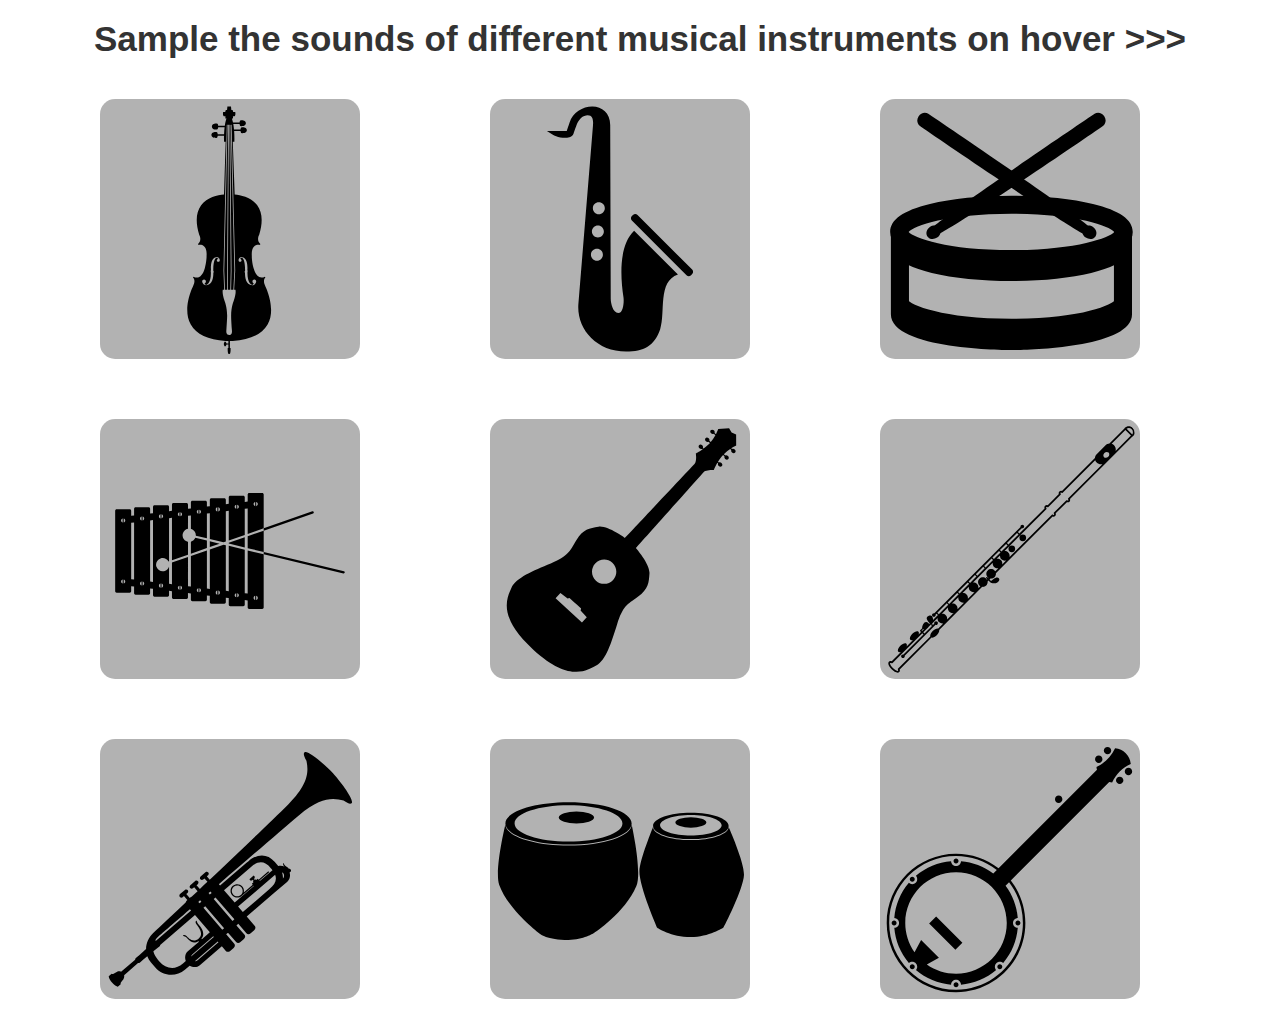
<file: project8/index.html>
﻿<!DOCTYPE html>
<html lang="en">
<head>
<meta charset="UTF-8">
<meta name="viewport" content="width=device-width, initial-scale=1">
<link rel="stylesheet" href="../assets/css/bootstrap.css">
<link rel="stylesheet" href="../assets/css/instru.css">
<script src="http://ajax.googleapis.com/ajax/libs/jquery/2.1.0/jquery.min.js"></script>
</head>
<body>
	<h1>Sample the sounds of different musical instruments on hover >>></h1>
	<div class="container">
		<div class="row">
			<div class="col-xs-12 col-sm-6 col-md-4 col-lg-4">
				<div class="instru">
					<img src="../assets/images/instru/cello.svg" class="animated bounce" alt="cello" title="Cello">
					<audio  preload="auto">
						<source src="../assets/audios/instru/cello.mp3" type="audio/mpeg">
						Your browser does not support the audio element.
					</audio>
				</div>
			</div>
			<div class="col-xs-12 col-sm-6 col-md-4 col-lg-4">
				<div class="instru">
					<img src="../assets/images/instru/saxophone.svg" class="animated flash" alt="saxophone" title="Saxophone">
					<audio  preload="auto">
						<source src="../assets/audios/instru/saxophone.mp3" type="audio/mpeg">
						Your browser does not support the audio element.
					</audio>
				</div>
			</div>
			<div class="col-xs-12 col-sm-6 col-md-4 col-lg-4">
				<div class="instru">
					<img src="../assets/images/instru/snare-drum.svg" class="animated pulse" alt="snare-drum" title="Snare Drum">
					<audio  preload="auto">
						<source src="../assets/audios/instru/snare-drum.mp3" type="audio/mpeg">
						Your browser does not support the audio element.
					</audio>
				</div>
			</div>					
		</div>
		<div class="row">
			<div class="col-xs-12 col-sm-6 col-md-4 col-lg-4">
				<div class="instru">
					<img src="../assets/images/instru/xylophone.svg" class="animated bounceIn" alt="xylophone" title="Xylophone">
					<audio  preload="auto">
						<source src="../assets/audios/instru/xylophone.mp3" type="audio/mpeg">
						Your browser does not support the audio element.
					</audio>
				</div>
			</div>
			<div class="col-xs-12 col-sm-6 col-md-4 col-lg-4">
				<div class="instru">
					<img src="../assets/images/instru/guitar.svg" class="animated pulse" alt="guitar" title="Guitar">
					<audio  preload="auto">
						<source src="../assets/audios/instru/guitar.mp3" type="audio/mpeg">
						Your browser does not support the audio element.
					</audio>
				</div>
			</div>
			<div class="col-xs-12 col-sm-6 col-md-4 col-lg-4">
				<div class="instru">
					<img src="../assets/images/instru/flute.svg" class="animated flash" alt="flute" title="Flute">
					<audio  preload="auto">
					<source src="../assets/audios/instru/flute.mp3" type="audio/mpeg">
					Your browser does not support the audio element.
					</audio>
				</div>
			</div>					
		</div>
		<div class="row">
			<div class="col-xs-12 col-sm-6 col-md-4 col-lg-4">
				<div class="instru">
					<img src="../assets/images/instru/trumpet.svg" class="animated bounce" alt="trumpet" title="Trumpet">
					<audio  preload="auto">
						<source src="../assets/audios/instru/trumpet.mp3" type="audio/mpeg">
						Your browser does not support the audio element.
					</audio>
				</div>
			</div>
			<div class="col-xs-12 col-sm-6 col-md-4 col-lg-4">
				<div class="instru">
					<img src="../assets/images/instru/tabla.svg" class="animated flash" alt="tabla" title="Tabla">
					<audio  preload="auto">
						<source src="../assets/audios/instru/tabla.mp3" type="audio/mpeg">
						Your browser does not support the audio element.
					</audio>
				</div>
			</div>
			<div class="col-xs-12 col-sm-6 col-md-4 col-lg-4">
				<div class="instru">
					<img src="../assets/images/instru/banjo.svg" class="animated bounceIn" alt="banjo" title="Banjo">
					<audio  preload="auto">
						<source src="../assets/audios/instru/banjo.mp3" type="audio/mpeg">
						Your browser does not support the audio element.
					</audio>
				</div>
			</div>					
		</div>
	</div>
	<script src="../assets/js/hover-play.js"></script>
</body>
</html>
</file>
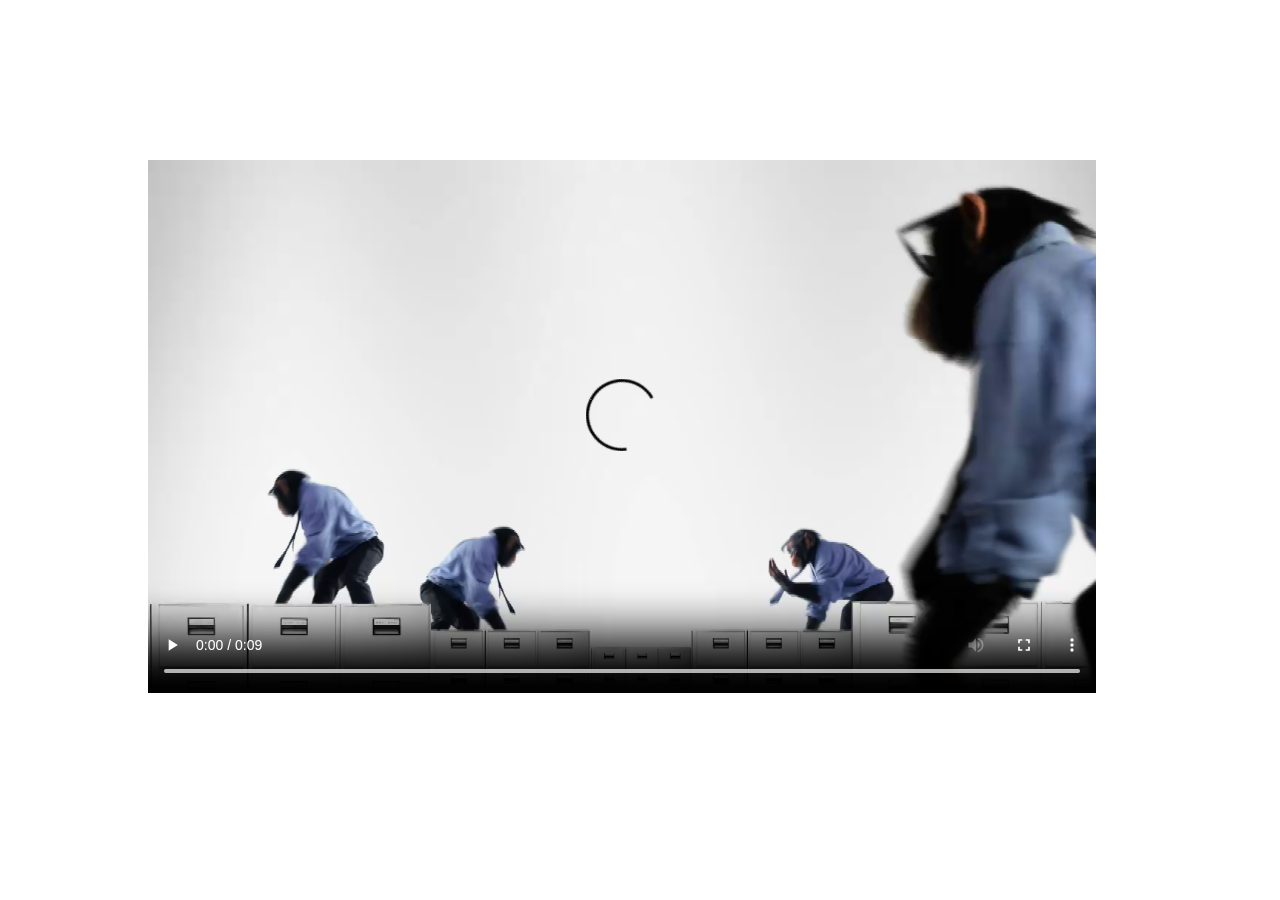
<file: project2/video.html>
﻿<!DOCTYPE html>
<html lang="en">
<head>
<title>Video</title>
<style type="text/css">
video{
margin:140px;
}
body
{
margin-top: 20px;
}
</style>
</head>
<body>
<video style="height:75%;width:75%;" src="../assets/videos/crazy-monkey.mp4" controls></video>
</body>
</html>
</file>
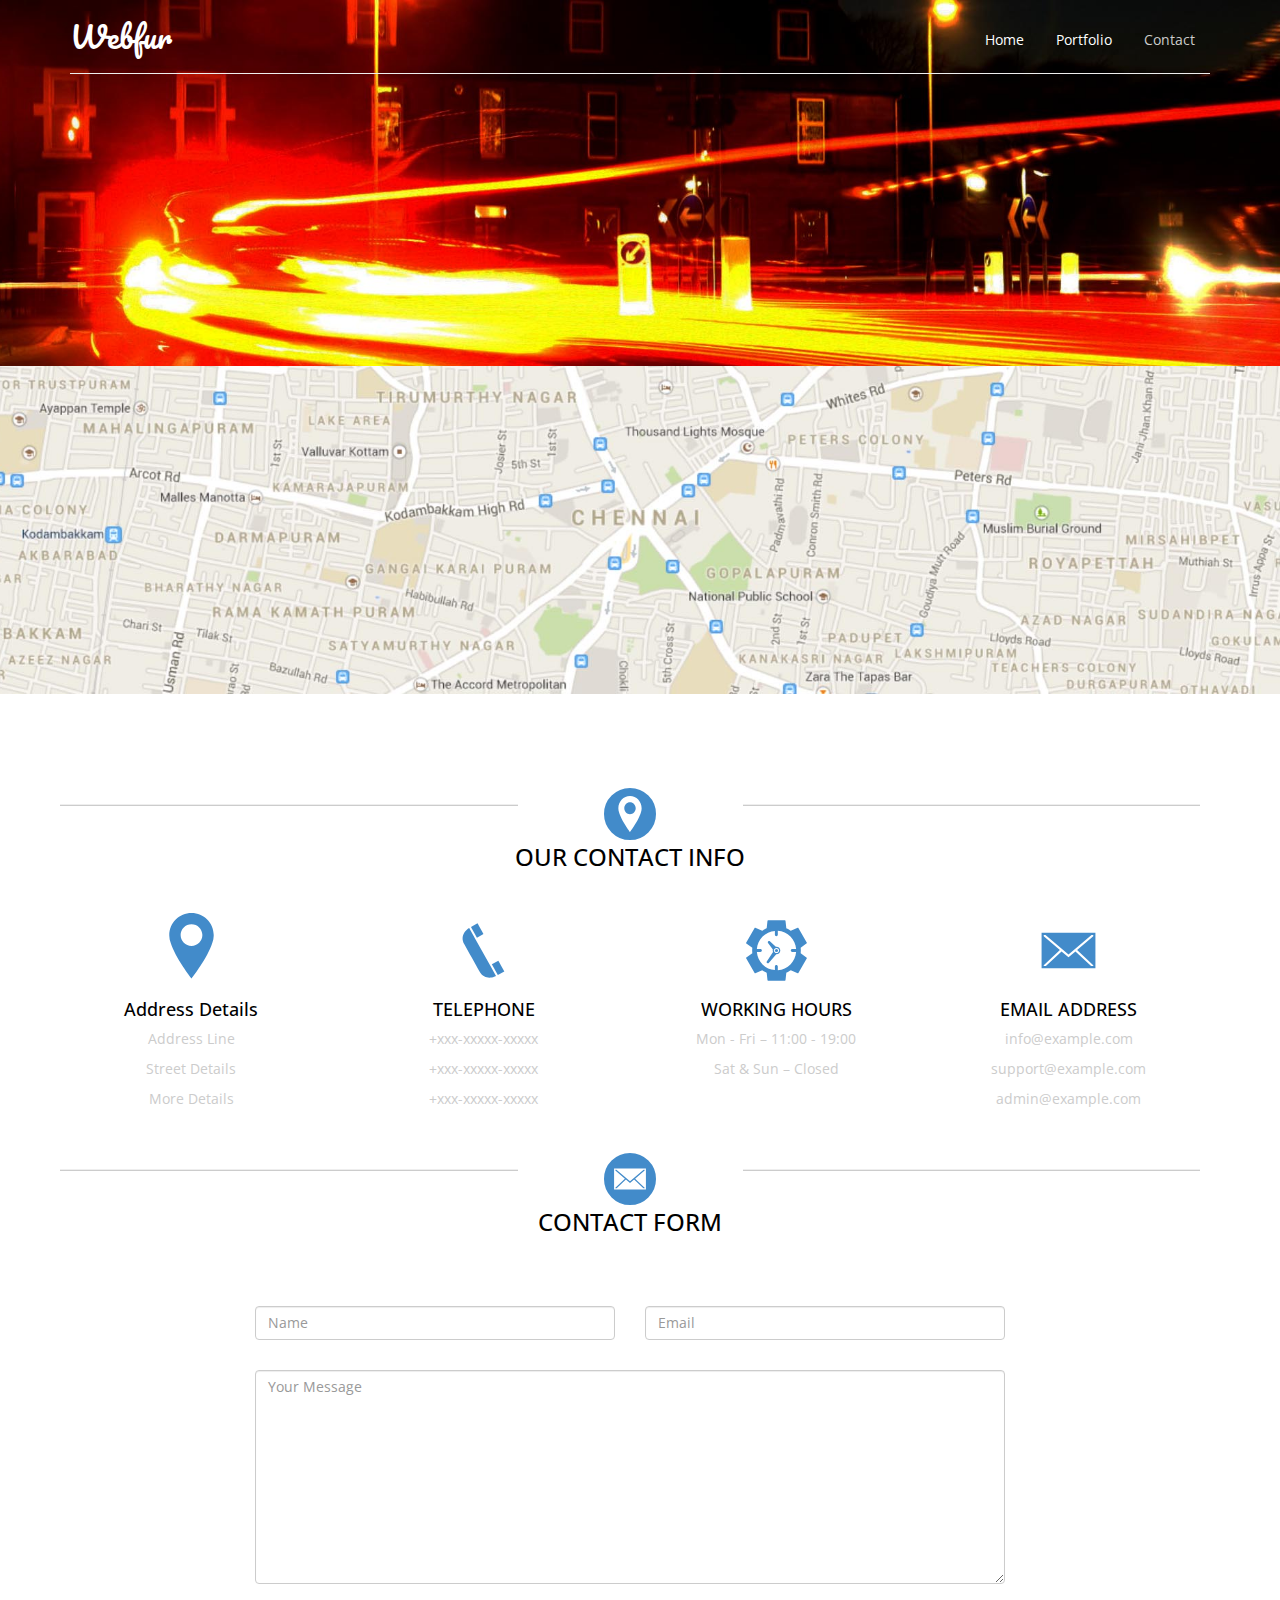
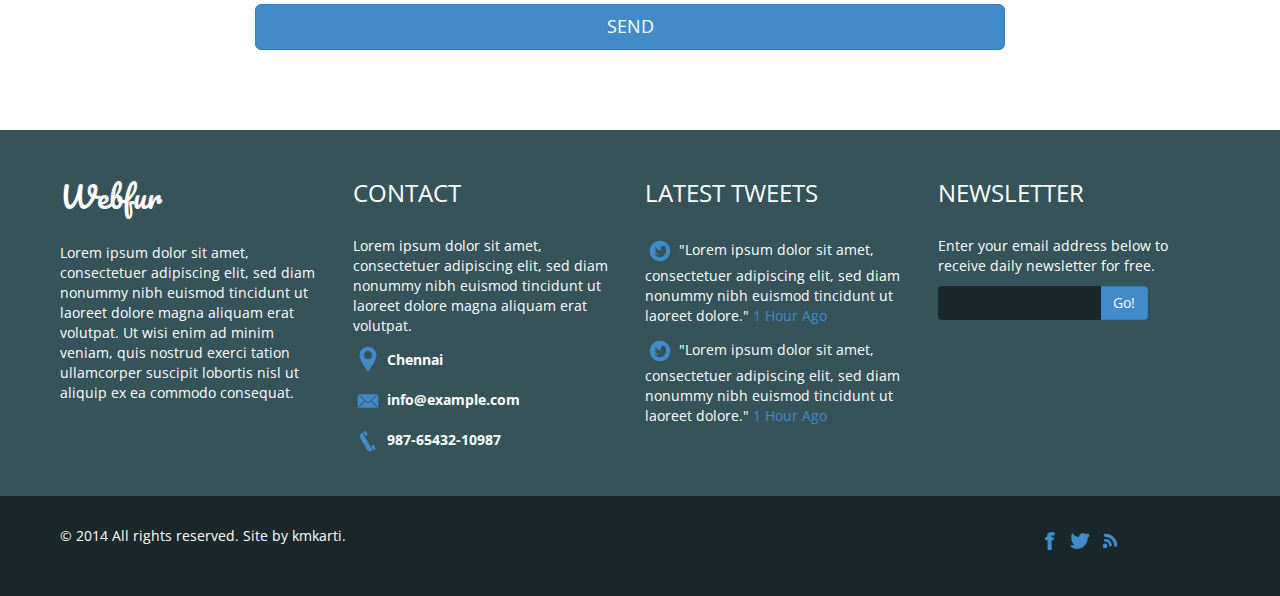
<file: project9/contact.html>
﻿<html>
<head>
<link href='http://fonts.googleapis.com/css?family=Pacifico' rel='stylesheet' type='text/css'>
<link href='http://fonts.googleapis.com/css?family=Open+Sans:400,700' rel='stylesheet' type='text/css'>
<link href="../assets/css/bootstrap.css" rel="stylesheet" type="text/css">
<link href="../assets/css/temp1.css" rel="stylesheet" type="text/css">
</head>
<body>
	<div class="container">
		<div class="header frn">
			<ul class="nav nav-pills pull-right">
			  <li><a href="home.html">Home</a></li>
			  <li><a href="portfolio.html">Portfolio</a></li>
			  <li class="active"><a href="contact.html">Contact</a></li>
			</ul>
			<h3 class="text-muted cursive">Webfur</h3>
			<hr>
		</div>
		<div class="bck">			
			<img src="../assets/images/temp1/traffic.jpg" class="img-responsive">
			<img src="../assets/images/temp1/map.jpg" class="img-responsive"><br>
			<div class="white-bg">
				<div class="container">
					<div class="row">
						<div class="col-lg-5">
							<hr class="hline">
						</div>
						<div class="col-lg-2">
							<img src = "../assets/images/temp1/location1.svg" class="clip-sm">
						</div>
						<div class="col-lg-5">
							<hr class="hline">
						</div>
						<div class="col-lg-12">
							<h3 class="hdmar wt">OUR CONTACT INFO</h3>
						</div>
					</div>
					<div class="row" id="left">
						<div class="col-lg-3">
							<img src="../assets/images/temp1/location.svg" class="contact-clip">
							<h4>Address Details</h4>
							<p>Address Line</p>
							<p>Street Details</p>
							<p>More Details</p>
						</div>
						<div class="col-lg-3">
							<img src="../assets/images/temp1/phone.svg" class="contact-clip">
							<h4>TELEPHONE</h4>
							<p>+xxx-xxxxx-xxxxx</p>
							<p>+xxx-xxxxx-xxxxx</p>
							<p>+xxx-xxxxx-xxxxx</p>
						</div>
						<div class="col-lg-3">
							<img src="../assets/images/temp1/clock.svg" class="contact-clip">
							<h4>WORKING HOURS</h4>
							<p>Mon - Fri &#8211; 11:00 - 19:00</p>
							<p>Sat & Sun &#8211; Closed</p>							
						</div>
						<div class="col-lg-3">
							<img src="../assets/images/temp1/mail.svg" class="contact-clip">
							<h4>EMAIL ADDRESS</h4>
							<p>info@example.com</p>
							<p>support@example.com</p>
							<p>admin@example.com</p>
						</div>
					</div>
					<div class="row">
						<div class="col-lg-5">
							<hr class="hline">
						</div>
						<div class="col-lg-2">
							<img src = "../assets/images/temp1/mail1.svg" class="clip-sm">
						</div>
						<div class="col-lg-5">
							<hr class="hline">
						</div>
						<div class="col-lg-12">
							<h3 class="hdmar wt">CONTACT FORM</h3>
						</div>
					</div>
					<div class="row">
						<div class="col-lg-2">
						
						</div>
						<div class="col-lg-8">
							<div class="row">
								<div class="col-lg-6">
									<input type="text" class="form-control" placeholder="Name">
								</div>
								<div class="col-lg-6">
									<input type="text" class="form-control" placeholder="Email">
								</div>
							</div>
							<div class="row">
								<div class="col-lg-12">
									<textarea class="form-control" rows="10" placeholder="Your Message"></textarea><br>
									<button type="button" class="btn btn-primary btn-lg btn-block">SEND</button><br>
								</div>								
							</div>
						</div>
						<div class="col-lg-2">
						
						</div>
					</div>
				</div>
			</div>
			<div class="dark-bg txt-left">
			<div class="container">
				<div class="row">
					<div class="col-lg-3">
						<h3 class ="cursive">Webfur</h3><br>
						<p>Lorem ipsum dolor sit amet, consectetuer adipiscing elit, sed diam nonummy nibh euismod tincidunt ut laoreet dolore magna aliquam erat volutpat. Ut wisi enim ad minim veniam, quis nostrud exerci tation ullamcorper suscipit lobortis nisl ut aliquip ex ea commodo consequat.</p>
						</div>
					<div class="col-lg-3">
						<h3>CONTACT</h3><br>
						<p>Lorem ipsum dolor sit amet, consectetuer adipiscing elit, sed diam nonummy nibh euismod tincidunt ut laoreet dolore magna aliquam erat volutpat.</p>
						<p><img src="../assets/images/temp1/location.svg" class="ft-icon"> <strong>Chennai</strong></p>
						<p><img src="../assets/images/temp1/mail.svg" class="ft-icon"> <strong>info@example.com</strong></p>
						<p><img src="../assets/images/temp1/phone.svg" class="ft-icon"> <strong>987-65432-10987</strong></p>		
					</div>
					<div class="col-lg-3">
						<h3>LATEST TWEETS</h3><br>
							<p><img src="../assets/images/temp1/twitter.svg" class="ft-icon"> "Lorem ipsum dolor sit amet, consectetuer adipiscing elit, sed diam nonummy nibh euismod tincidunt ut laoreet dolore." <span class="eta-color">1 Hour Ago</span></p>
							<p><img src="../assets/images/temp1/twitter.svg" class="ft-icon"> "Lorem ipsum dolor sit amet, consectetuer adipiscing elit, sed diam nonummy nibh euismod tincidunt ut laoreet dolore." <span class="eta-color">1 Hour Ago</span></p>
					</div>
					<div class="col-lg-3">
						<h3>NEWSLETTER</h3><br>
						<p>Enter your email address below to receive daily newsletter for free.</p>
						<div class="input-group" style="width:80%;">
							<input type="text" class="form-control">
							<span class="input-group-btn">
								<button class="btn btn-primary" type="button">Go!</button>
							</span>					
						</div>
					</div>
				</div>
			</div>
			</div>
			<div class="foot-bg">
			<div class="container">
				<div class="row">
					<div class="col-lg-4">
					<p>&#169; 2014 All rights reserved. Site by kmkarti.</p>
					</div>
					<div class="col-lg-2 pull-right">
					<p><img src="../assets/images/temp1/facebook.svg" class="ft-icon"><img src="../assets/images/temp1/twitter1.svg" class="ft-icon"><img src="../assets/images/temp1/rss.svg" class="ft-icon"></p>
					</div>				
				</div>
			</div>
			</div>
		</div>
	</div>
</body>
</html>
</file>
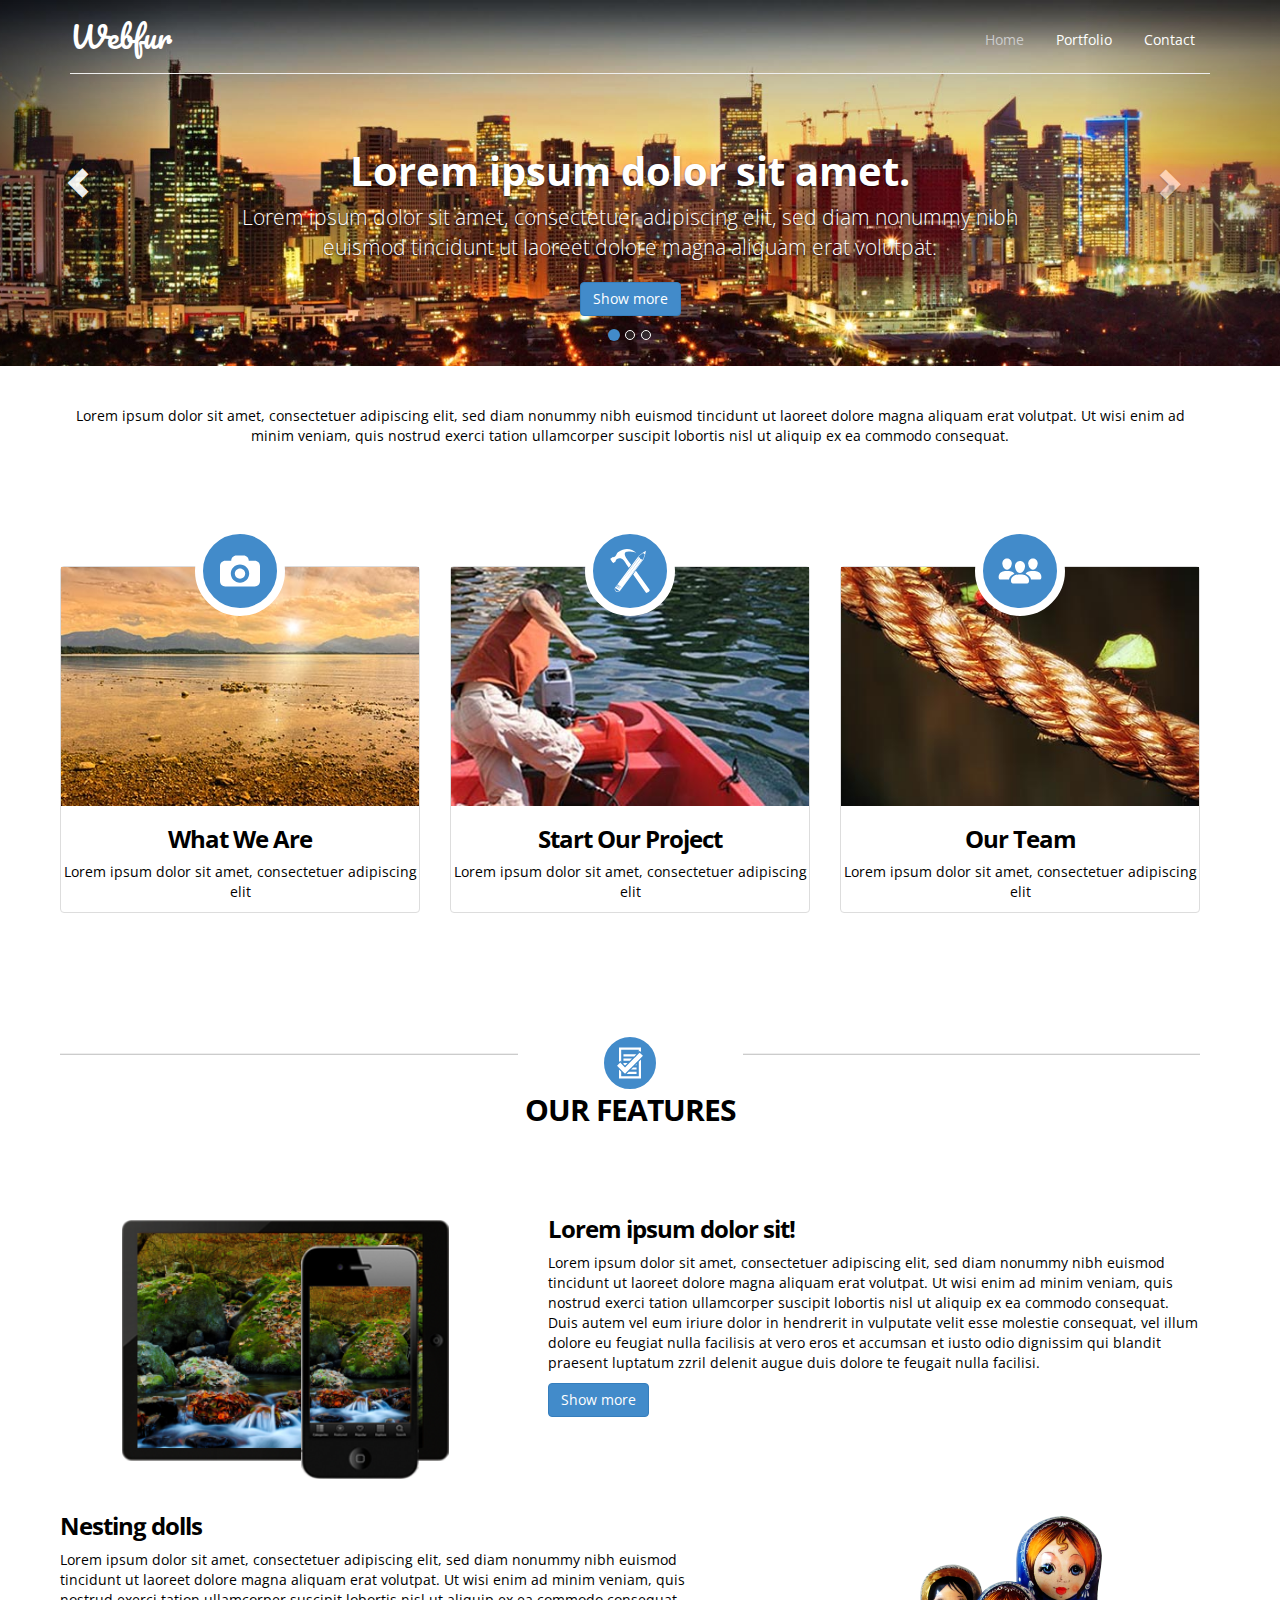
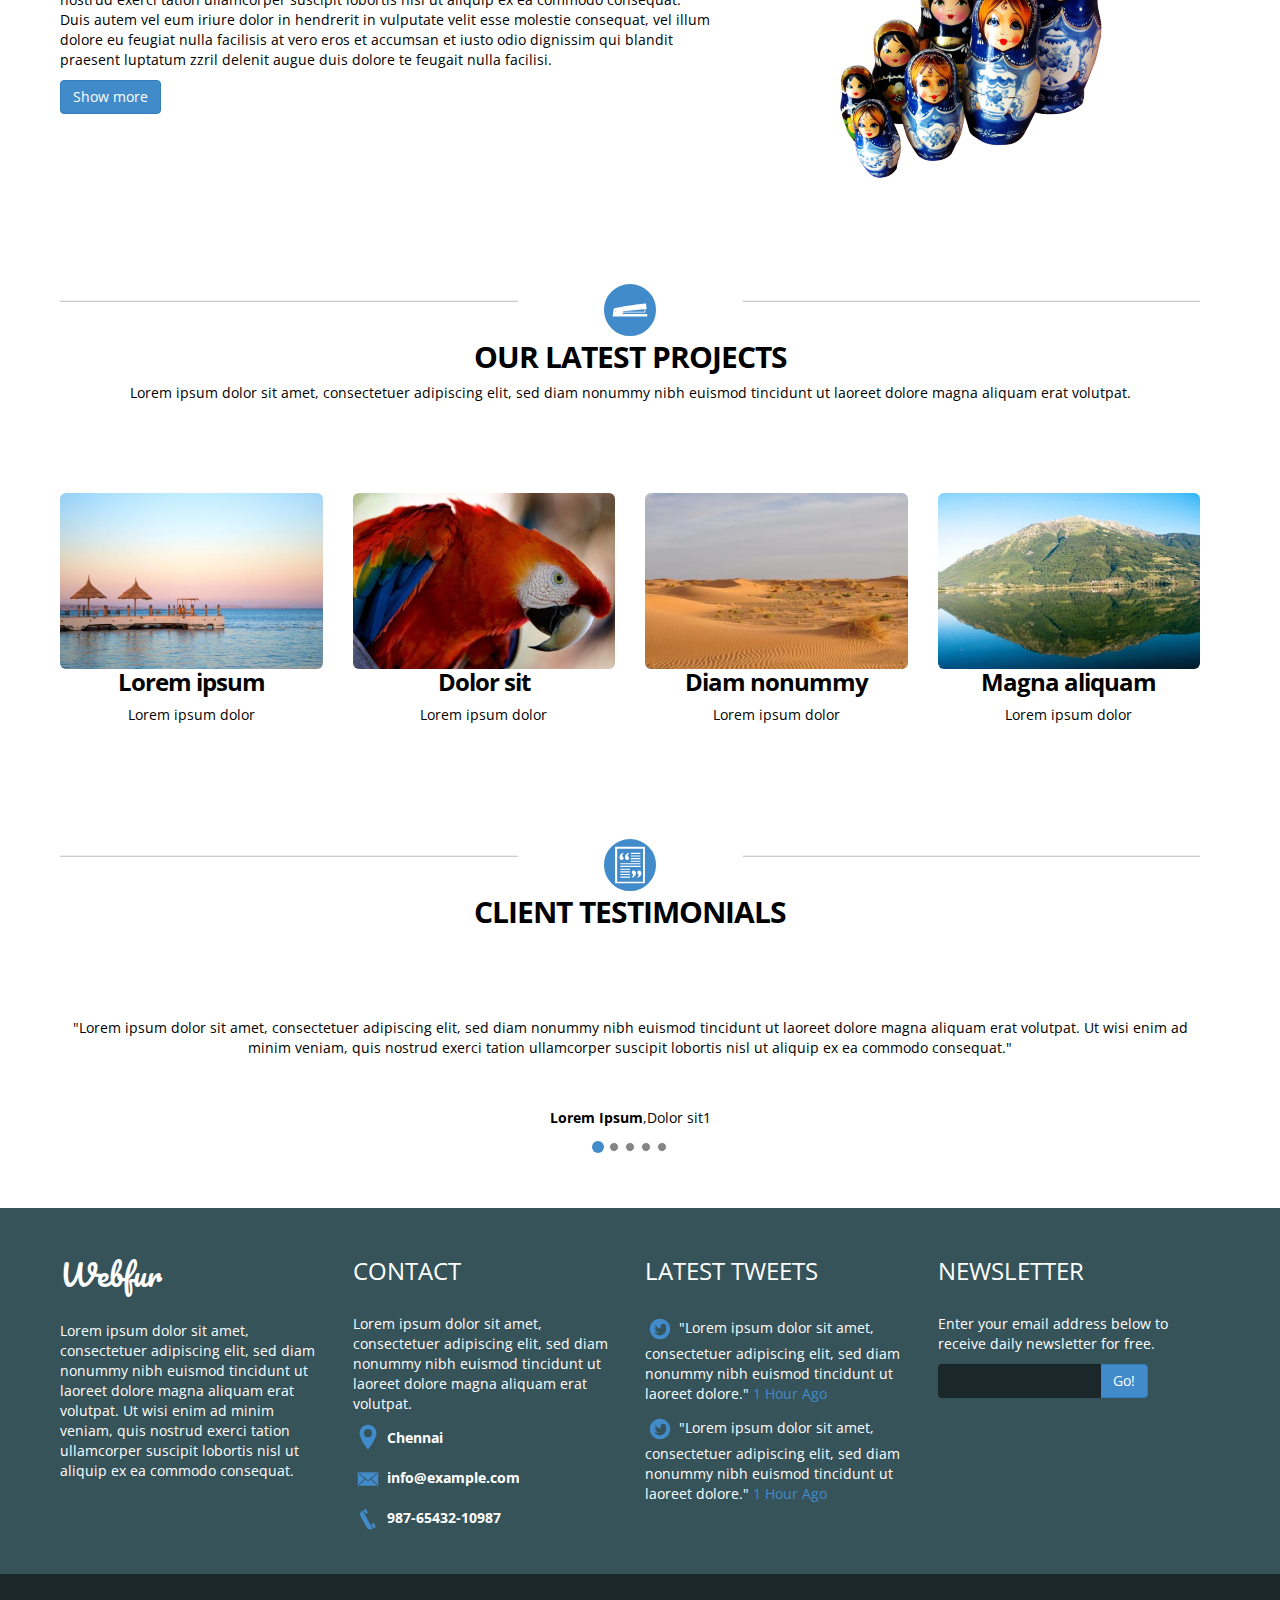
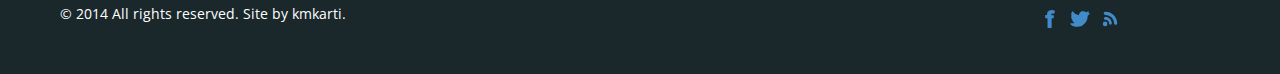
<file: project9/home.html>
﻿<html>
<head>
<link href='http://fonts.googleapis.com/css?family=Pacifico' rel='stylesheet' type='text/css'>
<link href='http://fonts.googleapis.com/css?family=Open+Sans:400,700' rel='stylesheet' type='text/css'>
<link href="../assets/css/bootstrap.css" rel="stylesheet" type="text/css">
<link href="../assets/css/temp1.css" rel="stylesheet" type="text/css">
</head>
<body>
	<div class="container">		
		<div class="header frn">
			<ul class="nav nav-pills pull-right">
			  <li class="active"><a href="home.html">Home</a></li>
			  <li><a href="portfolio.html">Portfolio</a></li>
			  <li><a href="contact.html">Contact</a></li>
			</ul>
			<h3 class="text-muted cursive">Webfur</h3>
			<hr>
		</div>		
		<div class="bck">
		<div id="myCarousel" class="carousel slide">
			<ol class="carousel-indicators">
				<li data-target = "#myCarousel" data-slide-to = "0" class="active"></li>
				<li data-target = "#myCarousel" data-slide-to = "1"></li>
				<li data-target = "#myCarousel" data-slide-to = "2"></li>
			</ol>
			<div class="carousel-inner">
				<div class="item active">
					<img src = "../assets/images/temp1/night.jpg" alt = "Lightning" class = "img-responsive">			
					<div class="carousel-caption">
						<h1>Lorem ipsum dolor sit amet.</h1>
						<p class="lead">Lorem ipsum dolor sit amet, consectetuer adipiscing elit, sed diam nonummy nibh euismod tincidunt ut laoreet dolore magna aliquam erat volutpat.</p>
						<a class="btn btn-large btn-primary" href="#">Show more</a>
					</div>				
				</div>
				<div class="item">
					<img src = "../assets/images/temp1/light.jpg" alt = "" class = "img-responsive">
					<div class="carousel-caption">
						<h1>Lorem ipsum dolor sit amet.</h1>
						<p class="lead">Lorem ipsum dolor sit amet, consectetuer adipiscing elit, sed diam nonummy nibh euismod tincidunt ut laoreet dolore magna aliquam erat volutpat.</p>
						<a class="btn btn-large btn-primary" href="#">Show more</a>
					</div>		
				</div>
				<div class="item">
					<img src = "../assets/images/temp1/traffic.jpg" alt = "" class = "img-responsive">
					<div class="carousel-caption">
						<h1>Lorem ipsum dolor sit amet.</h1>
						<p class="lead">Lorem ipsum dolor sit amet, consectetuer adipiscing elit, sed diam nonummy nibh euismod tincidunt ut laoreet dolore magna aliquam erat volutpat.</p>
						<a class="btn btn-large btn-primary" href="#">Show more</a>
					</div>		
				</div>
			</div>
		<a class="carousel-control left" href="#myCarousel" data-slide = "prev">
			<span class="glyphicon glyphicon-chevron-left"></span>
		</a>
		<a class="carousel-control right" href="#myCarousel" data-slide = "next">
			<span class="glyphicon glyphicon-chevron-right"></span>
		</a>
		</div>
		<div class="white-bg">
		<div class="container">
			<p>Lorem ipsum dolor sit amet, consectetuer adipiscing elit, sed diam nonummy nibh euismod tincidunt ut laoreet dolore magna aliquam erat volutpat. Ut wisi enim ad minim veniam, quis nostrud exerci tation ullamcorper suscipit lobortis nisl ut aliquip ex ea commodo consequat.</p>
			<div class="row">
				<div class="col-lg-4">
					<img src = "../assets/images/temp1/camera.svg" class="clipart">
					<div class="thumbnail">
						<img src = "../assets/images/temp1/what.jpg" class="img-responsive">
						<h3 class="hdspc">What We Are</h3>
						<p>Lorem ipsum dolor sit amet, consectetuer adipiscing elit</p>
					</div>
				</div>
				<div class="col-lg-4">
					<img src = "../assets/images/temp1/project.svg" class="clipart">
					<div class="thumbnail">
						<img src = "../assets/images/temp1/start.jpg" class="img-responsive">
						<h3 class="hdspc">Start Our Project</h3>
						<p>Lorem ipsum dolor sit amet, consectetuer adipiscing elit</p>
					</div>
				</div>
				<div class="col-lg-4">
					<img src = "../assets/images/temp1/people.svg" class="clipart">
					<div class="thumbnail">
						<img src = "../assets/images/temp1/ant.jpg" class="img-responsive">
						<h3 class="hdspc">Our Team</h3>
						<p>Lorem ipsum dolor sit amet, consectetuer adipiscing elit</p>	
					</div>
				</div>
			</div><br><br>
			<div class="row">
				<div class="col-lg-5">
					<hr class="hline">
				</div>
				<div class="col-lg-2">
					<img src = "../assets/images/temp1/list.svg" class="clip-sm">
				</div>
				<div class="col-lg-5">
					<hr class="hline">
				</div>
				<div class="col-lg-12">
					<h2 class="hdspc hdmar">OUR FEATURES</h2>
				</div>
			</div><br>
			<div class="row">
				<div class="col-lg-5">
					<img src = "../assets/images/temp1/autumn.png">
				</div>
				<div class="col-lg-7 txt-left">
					<h3 class="hdspc hdmar">Lorem ipsum dolor sit!</h3>
					<p>Lorem ipsum dolor sit amet, consectetuer adipiscing elit, sed diam nonummy nibh euismod tincidunt ut laoreet dolore magna aliquam erat volutpat. Ut wisi enim ad minim veniam, quis nostrud exerci tation ullamcorper suscipit lobortis nisl ut aliquip ex ea commodo consequat. Duis autem vel eum iriure dolor in hendrerit in vulputate velit esse molestie consequat, vel illum dolore eu feugiat nulla facilisis at vero eros et accumsan et iusto odio dignissim qui blandit praesent luptatum zzril delenit augue duis dolore te feugait nulla facilisi.</p>
					<a class="btn btn-large btn-primary" href="#">Show more</a>
				</div>	
			</div>
			<div class="row">				
				<div class="col-lg-7 txt-left">
					<h3 class="hdspc hdmar">Nesting dolls</h3>
					<p>Lorem ipsum dolor sit amet, consectetuer adipiscing elit, sed diam nonummy nibh euismod tincidunt ut laoreet dolore magna aliquam erat volutpat. Ut wisi enim ad minim veniam, quis nostrud exerci tation ullamcorper suscipit lobortis nisl ut aliquip ex ea commodo consequat. Duis autem vel eum iriure dolor in hendrerit in vulputate velit esse molestie consequat, vel illum dolore eu feugiat nulla facilisis at vero eros et accumsan et iusto odio dignissim qui blandit praesent luptatum zzril delenit augue duis dolore te feugait nulla facilisi.</p>
					<a class="btn btn-large btn-primary" href="#">Show more</a>
				</div>
				<div class="col-lg-5">
					<img src = "../assets/images/temp1/nesting.png">
				</div>
			</div><br><br>
			<div class="row">
				<div class="col-lg-5">
					<hr class="hline">
				</div>
				<div class="col-lg-2">
					<img src = "../assets/images/temp1/stapler.svg" class="clip-sm">
				</div>
				<div class="col-lg-5">
					<hr class="hline">
				</div>
				<div class="col-lg-12">
					<h2 class="hdspc hdmar">OUR LATEST PROJECTS</h2>
					<p>Lorem ipsum dolor sit amet, consectetuer adipiscing elit, sed diam nonummy nibh euismod tincidunt ut laoreet dolore magna aliquam erat volutpat.</p>
				</div>	
			</div><br>			
			<div class="row">			
				<div class="col-lg-3">
					<img src = "../assets/images/temp1/dock.jpg" class="img-responsive img-rounded">
					<h3 class="hdspc hdmar">Lorem ipsum</h3>
					<p>Lorem ipsum dolor</p>
				</div>
				<div class="col-lg-3">
					<img src = "../assets/images/temp1/scarlet.jpg" class="img-responsive img-rounded">
					<h3 class="hdspc hdmar">Dolor sit</h3>
					<p>Lorem ipsum dolor</p>
				</div>
				<div class="col-lg-3">
					<img src = "../assets/images/temp1/desert.jpg" class="img-responsive img-rounded">
					<h3 class="hdspc hdmar">Diam nonummy</h3>
					<p>Lorem ipsum dolor</p>
				</div>
				<div class="col-lg-3">
					<img src = "../assets/images/temp1/lake.jpg" class="img-responsive img-rounded">
					<h3 class="hdspc hdmar">Magna aliquam</h3>
					<p>Lorem ipsum dolor</p>
				</div>
			</div><br><br>
			
			<div class="row">
				<div class="col-lg-5">
					<hr class="hline">
				</div>
				<div class="col-lg-2">
					<img src = "../assets/images/temp1/quote.svg" class="clip-sm">
				</div>
				<div class="col-lg-5">
					<hr class="hline">
				</div>
				<div class="col-lg-12">
					<h2 class="hdspc hdmar">CLIENT TESTIMONIALS</h2>
				</div>				
			</div><br>
			<div class="row">
				<div class="col-lg-12">
					<div id="myCarousel1" class="carousel slide">
						<ol class="carousel-indicators">
							<li data-target = "#myCarousel1" data-slide-to = "0" class="active"></li>
							<li data-target = "#myCarousel1" data-slide-to = "1"></li>
							<li data-target = "#myCarousel1" data-slide-to = "2"></li>
							<li data-target = "#myCarousel1" data-slide-to = "3"></li>
							<li data-target = "#myCarousel1" data-slide-to = "4"></li>
						</ol>
						<div class="carousel-inner">
							<div class="item active">
								<p>"Lorem ipsum dolor sit amet, consectetuer adipiscing elit, sed diam nonummy nibh euismod tincidunt ut laoreet dolore magna aliquam erat volutpat. Ut wisi enim ad minim veniam, quis nostrud exerci tation ullamcorper suscipit lobortis nisl ut aliquip ex ea commodo consequat."</p><br><br>
								<p><strong>Lorem Ipsum</strong>,Dolor sit1</p>
								<br><br>							
							</div>
							<div class="item">
								<p>"Lorem ipsum dolor sit amet, consectetuer adipiscing elit, sed diam nonummy nibh euismod tincidunt ut laoreet dolore magna aliquam erat volutpat. Ut wisi enim ad minim veniam, quis nostrud exerci tation ullamcorper suscipit lobortis nisl ut aliquip ex ea commodo consequat."</p><br><br>
								<p><strong>Lorem Ipsum</strong>,Dolor sit2</p>
								<br><br>
							</div>
							<div class="item">
								<p>"Lorem ipsum dolor sit amet, consectetuer adipiscing elit, sed diam nonummy nibh euismod tincidunt ut laoreet dolore magna aliquam erat volutpat. Ut wisi enim ad minim veniam, quis nostrud exerci tation ullamcorper suscipit lobortis nisl ut aliquip ex ea commodo consequat."</p><br><br>
								<p><strong>Lorem Ipsum</strong>,Dolor sit3</p>
								<br><br>
							</div>
							<div class="item">
								<p>"Lorem ipsum dolor sit amet, consectetuer adipiscing elit, sed diam nonummy nibh euismod tincidunt ut laoreet dolore magna aliquam erat volutpat. Ut wisi enim ad minim veniam, quis nostrud exerci tation ullamcorper suscipit lobortis nisl ut aliquip ex ea commodo consequat."</p><br><br>
								<p><strong>Lorem Ipsum</strong>,Dolor sit4</p>
								<br><br>
							</div>
							<div class="item">
								<p>"Lorem ipsum dolor sit amet, consectetuer adipiscing elit, sed diam nonummy nibh euismod tincidunt ut laoreet dolore magna aliquam erat volutpat. Ut wisi enim ad minim veniam, quis nostrud exerci tation ullamcorper suscipit lobortis nisl ut aliquip ex ea commodo consequat."</p><br><br>
								<p><strong>Lorem Ipsum</strong>,Dolor sit5</p>
								<br><br>
							</div>
						</div>						
					</div>			
				</div>		
			</div>
		</div>		
		</div>
		<div class="dark-bg txt-left">
		<div class="container">
			<div class="row">
				<div class="col-lg-3">
				<h3 class ="cursive">Webfur</h3><br>
				<p>Lorem ipsum dolor sit amet, consectetuer adipiscing elit, sed diam nonummy nibh euismod tincidunt ut laoreet dolore magna aliquam erat volutpat. Ut wisi enim ad minim veniam, quis nostrud exerci tation ullamcorper suscipit lobortis nisl ut aliquip ex ea commodo consequat.</p>
				</div>
				<div class="col-lg-3">
				<h3>CONTACT</h3><br>
				<p>Lorem ipsum dolor sit amet, consectetuer adipiscing elit, sed diam nonummy nibh euismod tincidunt ut laoreet dolore magna aliquam erat volutpat.</p>
				<p><img src="../assets/images/temp1/location.svg" class="ft-icon"> <strong>Chennai</strong></p>
				<p><img src="../assets/images/temp1/mail.svg" class="ft-icon"> <strong>info@example.com</strong></p>
				<p><img src="../assets/images/temp1/phone.svg" class="ft-icon"> <strong>987-65432-10987</strong></p>				
				</div>
				<div class="col-lg-3">
				<h3>LATEST TWEETS</h3><br>
					<p><img src="../assets/images/temp1/twitter.svg" class="ft-icon"> "Lorem ipsum dolor sit amet, consectetuer adipiscing elit, sed diam nonummy nibh euismod tincidunt ut laoreet dolore." <span class="eta-color">1 Hour Ago</span></p>
					<p><img src="../assets/images/temp1/twitter.svg" class="ft-icon"> "Lorem ipsum dolor sit amet, consectetuer adipiscing elit, sed diam nonummy nibh euismod tincidunt ut laoreet dolore." <span class="eta-color">1 Hour Ago</span></p>
				</div>
				<div class="col-lg-3">
				<h3>NEWSLETTER</h3><br>
				<p>Enter your email address below to receive daily newsletter for free.</p>
				<div class="input-group" style="width:80%;">
					<input type="text" class="form-control">
					<span class="input-group-btn">
						<button class="btn btn-primary" type="button">Go!</button>
					</span>					
				</div>
				</div>
			</div>
		</div>
		</div>
		<div class="foot-bg">
		<div class="container">
			<div class="row">
				<div class="col-lg-4">
				<p>&#169; 2014 All rights reserved. Site by kmkarti.</p>
				</div>
				<div class="col-lg-2 pull-right">
				<p><img src="../assets/images/temp1/facebook.svg" class="ft-icon"><img src="../assets/images/temp1/twitter1.svg" class="ft-icon"><img src="../assets/images/temp1/rss.svg" class="ft-icon"></p>
				</div>				
			</div>
		</div>
		</div>
		</div>
	</div>	
	<script src="http://ajax.googleapis.com/ajax/libs/jquery/2.1.0/jquery.min.js"></script>
	<script src="../assets/js/bootstrap.js"></script>
</body>
</html>
</file>
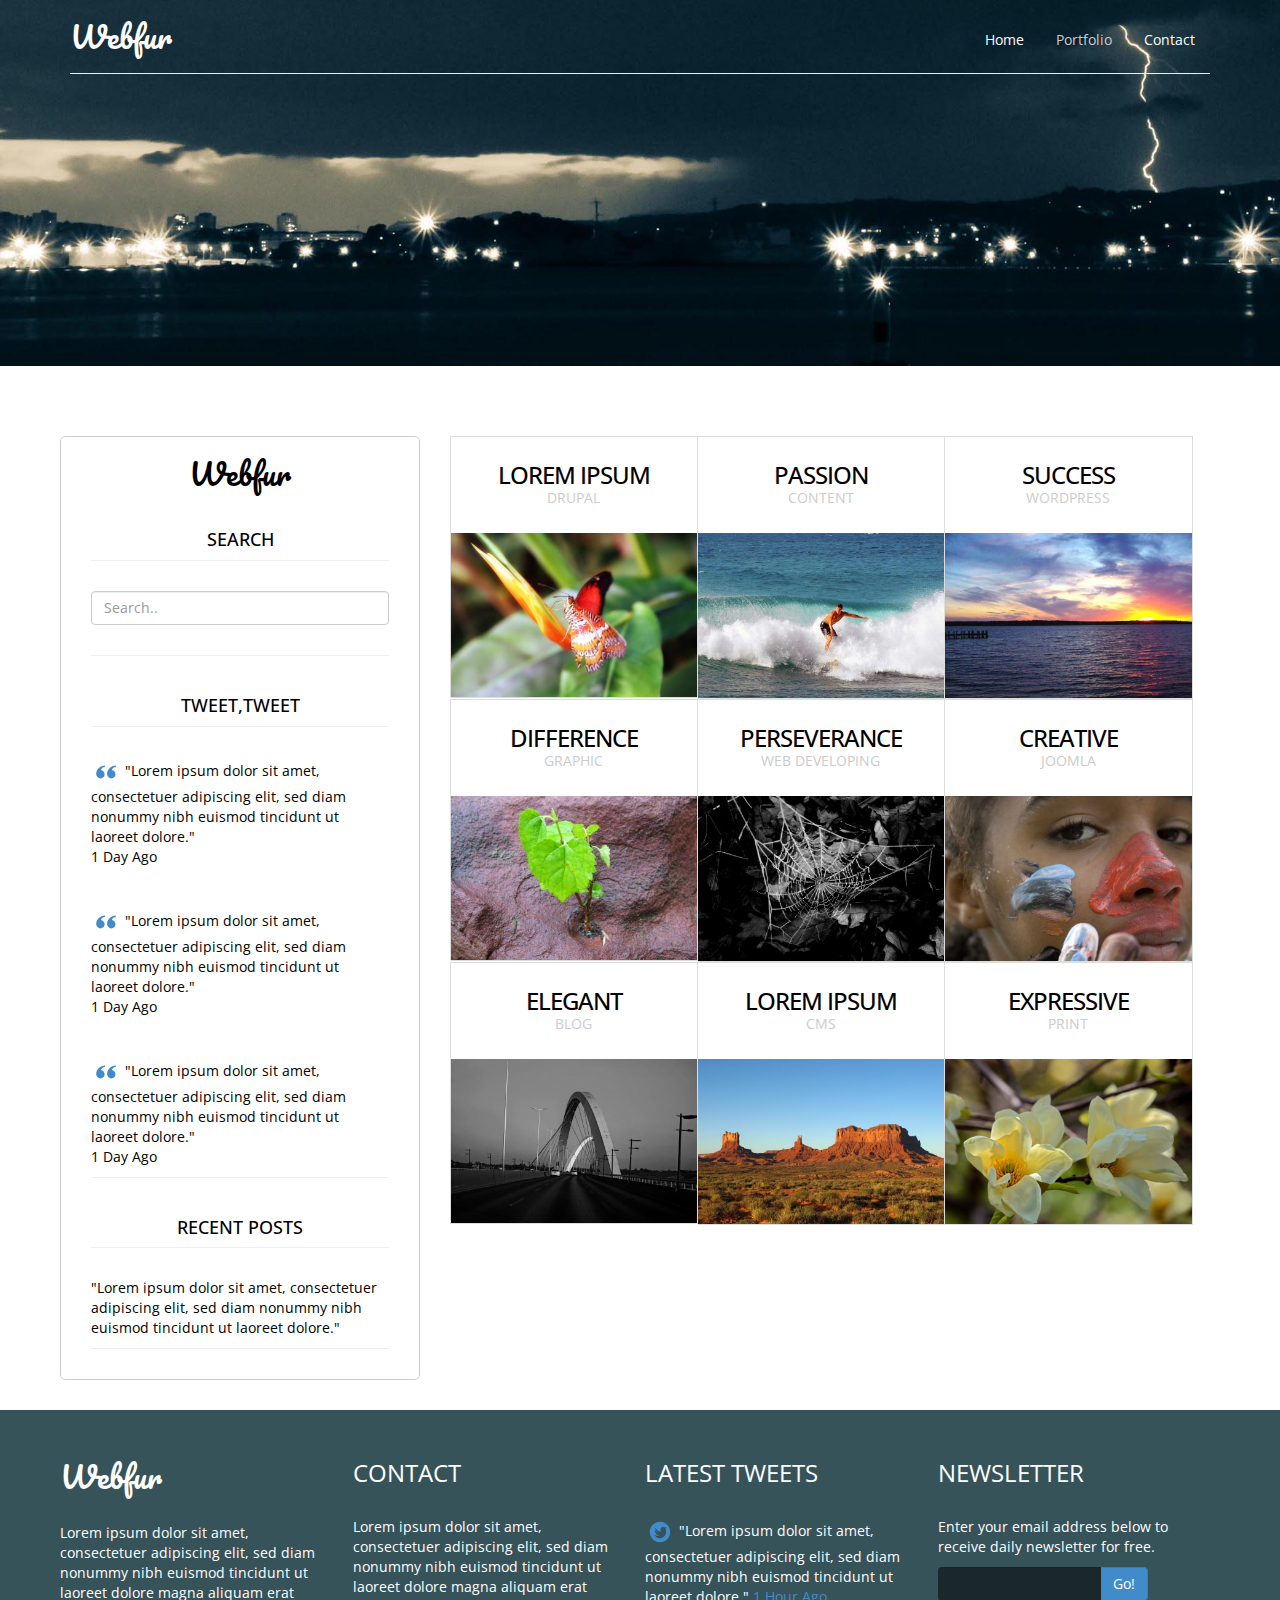
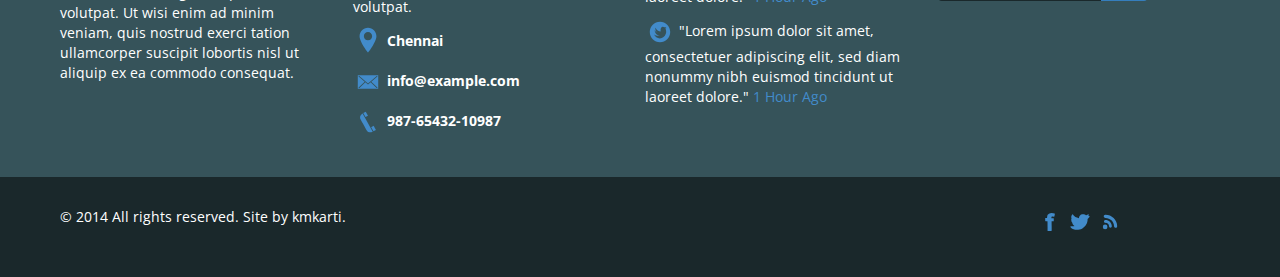
<file: project9/portfolio.html>
﻿<html>
<head>
<link href='http://fonts.googleapis.com/css?family=Pacifico' rel='stylesheet' type='text/css'>
<link href='http://fonts.googleapis.com/css?family=Open+Sans:400,700' rel='stylesheet' type='text/css'>
<link href="../assets/css/bootstrap.css" rel="stylesheet" type="text/css">
<link href="../assets/css/temp1.css" rel="stylesheet" type="text/css">
</head>
<body>
	<div class="container">
		<div class="header frn">
			<ul class="nav nav-pills pull-right">
			  <li><a href="home.html">Home</a></li>
			  <li class="active"><a href="portfolio.html">Portfolio</a></li>
			  <li><a href="contact.html">Contact</a></li>
			</ul>
			<h3 class="text-muted cursive">Webfur</h3>
			<hr>
		</div>
		<div class="bck">			
			<img src="../assets/images/temp1/light.jpg" class="img-responsive">
			<div class="white-bg">
				<div class= "container">
					<div class="row">
						<div class="col-lg-4">
							<div class="col-border">
								<h3 class ="cursive">Webfur</h3>
								<div class="row">																	
									<div class="col-lg-12">
										<h4>SEARCH</h4><hr>
									</div>									
								</div>
								<div class="row">
									<div class="col-lg-12">
										<input type="text" class="form-control" placeholder="Search..">					
									</div>
								</div><hr>
								<div class="row">																	
									<div class="col-lg-12">
										<h4>TWEET,TWEET</h4><hr>
									</div>									
								</div>
								<div class="row">
									<div class="col-lg-12">
										<p><img src="../assets/images/temp1/quote1.svg" class="ft-icon"> "Lorem ipsum dolor sit amet, consectetuer adipiscing elit, sed diam nonummy nibh euismod tincidunt ut laoreet dolore."<br> 1 Day Ago</p>
									</div>
								</div>
								<div class="row">
									<div class="col-lg-12">
										<p><img src="../assets/images/temp1/quote1.svg" class="ft-icon"> "Lorem ipsum dolor sit amet, consectetuer adipiscing elit, sed diam nonummy nibh euismod tincidunt ut laoreet dolore."<br> 1 Day Ago</p>
									</div>
								</div>
								<div class="row">
									<div class="col-lg-12">
										<p><img src="../assets/images/temp1/quote1.svg" class="ft-icon"> "Lorem ipsum dolor sit amet, consectetuer adipiscing elit, sed diam nonummy nibh euismod tincidunt ut laoreet dolore."<br> 1 Day Ago</p><hr>
									</div>
								</div>
								<div class="row">																	
									<div class="col-lg-12">
										<h4>RECENT POSTS</h4><hr>
									</div>									
								</div>
								<div class="row">																	
									<div class="col-lg-12">
										<p>"Lorem ipsum dolor sit amet, consectetuer adipiscing elit, sed diam nonummy nibh euismod tincidunt ut laoreet dolore."</p><hr>
									</div>									
								</div>
								
							</div>
						</div>
						<div class="col-lg-8">
							<div class="img-tab">
							<div class="thumbnail">								
								<h3 class="hdspc">LOREM IPSUM</h3>
								<p>DRUPAL</p>
								<img src = "../assets/images/temp1/butterfly.jpg" class="img-responsive">
							</div>
							<div class="thumbnail lft-bor">								
								<h3 class="hdspc">PASSION</h3>
								<p>CONTENT</p>
								<img src = "../assets/images/temp1/surfer.jpg" class="img-responsive">
							</div>
							<div class="thumbnail lft-bor">								
								<h3 class="hdspc">SUCCESS</h3>
								<p>WORDPRESS</p>
								<img src = "../assets/images/temp1/sunset.jpg" class="img-responsive">
							</div>
							</div>
							<div class="img-tab">
							<div class="thumbnail">								
								<h3 class="hdspc">DIFFERENCE</h3>
								<p>GRAPHIC</p>
								<img src = "../assets/images/temp1/plant.jpg" class="img-responsive">
							</div>
							<div class="thumbnail lft-bor">								
								<h3 class="hdspc">PERSEVERANCE</h3>
								<p>WEB DEVELOPING</p>
								<img src = "../assets/images/temp1/web.jpg" class="img-responsive">
							</div>
							<div class="thumbnail lft-bor">								
								<h3 class="hdspc">CREATIVE</h3>
								<p>JOOMLA</p>
								<img src = "../assets/images/temp1/face.jpg" class="img-responsive">
							</div>
							</div>
							<div class="img-tab">
							<div class="thumbnail">								
								<h3 class="hdspc">ELEGANT</h3>
								<p>BLOG</p>
								<img src = "../assets/images/temp1/bridge.jpg" class="img-responsive">
							</div>
							<div class="thumbnail lft-bor">								
								<h3 class="hdspc">LOREM IPSUM</h3>
								<p>CMS</p>
								<img src = "../assets/images/temp1/canyon.jpg" class="img-responsive">
							</div>
							<div class="thumbnail lft-bor">								
								<h3 class="hdspc">EXPRESSIVE</h3>
								<p>PRINT</p>
								<img src = "../assets/images/temp1/flower.jpg" class="img-responsive">
							</div>
							</div>
						</div>
					</div>
				</div>
			</div>
			<div class="dark-bg txt-left">
			<div class="container">
				<div class="row">
					<div class="col-lg-3">
						<h3 class ="cursive">Webfur</h3><br>
						<p>Lorem ipsum dolor sit amet, consectetuer adipiscing elit, sed diam nonummy nibh euismod tincidunt ut laoreet dolore magna aliquam erat volutpat. Ut wisi enim ad minim veniam, quis nostrud exerci tation ullamcorper suscipit lobortis nisl ut aliquip ex ea commodo consequat.</p>
						</div>
					<div class="col-lg-3">
						<h3>CONTACT</h3><br>
						<p>Lorem ipsum dolor sit amet, consectetuer adipiscing elit, sed diam nonummy nibh euismod tincidunt ut laoreet dolore magna aliquam erat volutpat.</p>
						<p><img src="../assets/images/temp1/location.svg" class="ft-icon"> <strong>Chennai</strong></p>
						<p><img src="../assets/images/temp1/mail.svg" class="ft-icon"> <strong>info@example.com</strong></p>
						<p><img src="../assets/images/temp1/phone.svg" class="ft-icon"> <strong>987-65432-10987</strong></p>		
					</div>
					<div class="col-lg-3">
						<h3>LATEST TWEETS</h3><br>
							<p><img src="../assets/images/temp1/twitter.svg" class="ft-icon"> "Lorem ipsum dolor sit amet, consectetuer adipiscing elit, sed diam nonummy nibh euismod tincidunt ut laoreet dolore." <span class="eta-color">1 Hour Ago</span></p>
							<p><img src="../assets/images/temp1/twitter.svg" class="ft-icon"> "Lorem ipsum dolor sit amet, consectetuer adipiscing elit, sed diam nonummy nibh euismod tincidunt ut laoreet dolore." <span class="eta-color">1 Hour Ago</span></p>
					</div>
					<div class="col-lg-3">
						<h3>NEWSLETTER</h3><br>
						<p>Enter your email address below to receive daily newsletter for free.</p>
						<div class="input-group" style="width:80%;">
							<input type="text" class="form-control">
							<span class="input-group-btn">
								<button class="btn btn-primary" type="button">Go!</button>
							</span>					
						</div>
					</div>
				</div>
			</div>
			</div>
			<div class="foot-bg">
			<div class="container">
				<div class="row">
					<div class="col-lg-4">
					<p>&#169; 2014 All rights reserved. Site by kmkarti.</p>
					</div>
					<div class="col-lg-2 pull-right">
					<p><img src="../assets/images/temp1/facebook.svg" class="ft-icon"><img src="../assets/images/temp1/twitter1.svg" class="ft-icon"><img src="../assets/images/temp1/rss.svg" class="ft-icon"></p>
					</div>				
				</div>
			</div>
			</div>
		</div>
	</div>
</body>
</html>
</file>
<file: assets/css/projects.css>
﻿body{
background-color: #bbb;

background-size: 58px 58px;	
background-position: 0px 2px, 4px 35px, 29px 31px, 34px 6px;
}
.htmlh{
background-color: #131313;
background-size: 20px 20px;
color:#fff;
padding:40px 40px 40px 40px;
margin:0px;
font-weight:bold;
font-size:80px;
font-family:'Racing Sans One', cursive;
text-shadow: 0px 1px 0px #CCC, 0px 2px 0px #C9C9C9, 0px 3px 0px #BBB, 0px 4px 0px #B9B9B9, 0px 5px 0px #AAA, 0px 6px 1px rgba(0, 0, 0, 0.1), 0px 0px 5px rgba(0, 0, 0, 0.1), 0px 1px 3px rgba(0, 0, 0, 0.3), 0px 3px 5px rgba(0, 0, 0, 0.2), 0px 5px 10px rgba(0, 0, 0, 0.25), 0px 10px 10px rgba(0, 0, 0, 0.2), 0px 20px 20px rgba(0, 0, 0, 0.15);
border-bottom: 10px solid rgba(255,255,255,.4);
}
.img-mod{
	width:100%;
}
.modal-dialog {
	width:75%;
}
.tmb-link a{
	text-align:center; 
	text-decoration:none;
	color:#fff;
}
.tmb-link a:hover{
	text-align:center; 
	text-decoration:none;
	color:#666;
}
.tmb-link a:active{
	text-align:center; 
	text-decoration:none;
	color:#999;
}
.tmb-link a:visited{
	text-align:center; 
	text-decoration:none;
	color:#fff;
}
.thumbnail{
background-color:#222;
}
.modal-content{
background-color:#ED8C2B;
color:#000;
}
.close{
opacity:.8;
}
</file>
<file: assets/css/21.css>
﻿header{
	background-image:url(../images/21/home-h.jpg);
	height:500px;
	min-width: 1200px;
	width:100%;
	overflow: hidden;
}
.container{
	width:100%;
	min-width:1200px;
}
.logo{
	float:left;
	padding:20px;
}
header h1{
	font-family: oregano;
	font-size: 200px;
	color:#fff;
	margin: 0px;	
	position:absolute;
	top:40px;
	left:380px;
	font-weight: 400;
	font-style: italic;
}
header p{
	font-family:volkhov;
	font-size:80px;
	color:#fff;
	line-height:.9em;
	margin: 0;
	position:absolute;
	top:250px;
	left:580px;
	
}
section {
    min-height: 1200px;
    position: relative;
    width: 100%;
    min-width: 1200px;
    margin: 0;
    padding: 0;
    overflow: hidden;	
}
.sect>div:nth-of-type(1){
    margin: 0;
    height: 1200px;
    position:absolute;
    width:100%;
    top:0;left:0;
}
#tanjore>div:nth-of-type(1){
    background: url(../images/21/tanjore.jpg) 50% 0 no-repeat fixed;
}
#ooty>div:nth-of-type(1){
    background: url(../images/21/ooty.jpg) 50% 0 no-repeat fixed;
}
#valluvar>div:nth-of-type(1){
    background: url(../images/21/valluvar.jpg) 50% 0 no-repeat fixed;
}
#theru>div:nth-of-type(1){
    background: url(../images/21/theru.jpg) 50% 0 no-repeat fixed;
}
#rockfort>div:nth-of-type(1){
    background: url(../images/21/rockfort.jpg) 50% 0 no-repeat fixed;
}
#mahab>div:nth-of-type(1){
    background: url(../images/21/mahab.jpg) 50% 0 no-repeat fixed;
}
#courtal>div:nth-of-type(1){
    background: url(../images/21/courtal.jpg) 50% 0 no-repeat fixed;
}
#muduma>div:nth-of-type(1){
    background: url(../images/21/muduma.jpg) 50% 0 no-repeat fixed;
}
#thiruma>div:nth-of-type(1){
    background: url(../images/21/thiruma.jpg) 50% 0 no-repeat fixed;
}
#bomma>div:nth-of-type(1){
    background: url(../images/21/bomma.jpg) 50% 0 no-repeat fixed;
}
#idli>div:nth-of-type(1){
    background: url(../images/21/idli.jpg) 50% 0 no-repeat fixed;
}
#pamban>div:nth-of-type(1){
    background: url(../images/21/pamban.jpg) 50% 0 no-repeat fixed;
}
#santhome>div:nth-of-type(1){
    background: url(../images/21/santhome.jpg) 50% 0 no-repeat fixed;
}
#koval>div:nth-of-type(1){
    background: url(../images/21/koval.jpg) 50% 0 no-repeat fixed;
}
#train>div:nth-of-type(1){
    background: url(../images/21/train.jpg) 50% 0 no-repeat fixed;
}
#bird>div:nth-of-type(1){
    background: url(../images/21/bird.jpg) 50% 0 no-repeat fixed;
}
#valpar>div:nth-of-type(1){
	background: url(../images/21/valpar.jpg) 50% 0 no-repeat fixed;
}
#tharan>div:nth-of-type(1){
    background: url(../images/21/tharan.jpg) 50% 0 no-repeat fixed;
}
#yela>div:nth-of-type(1){
    background: url(../images/21/yela.jpg) 50% 0 no-repeat fixed;
}
#meena>div:nth-of-type(1){
    background: url(../images/21/meena.jpg) 50% 0 no-repeat fixed;
}
#sadras>div:nth-of-type(1){
    background: url(../images/21/sadras.jpg) 50% 0 no-repeat fixed;
}
section article{
	position:absolute;
	top:200px;
	left:40px;
	width:300px;
	padding: 40px 20px 30px 30px;
	z-index: 4;	
}
section h2{
	border: 3px dashed #fff;
	border-radius: 100%;
	width:90px;
	font-size: 50px;
	font-style: italic;
	color:#fff;
	text-align:center;
	position: absolute;
	top:-150px;
	left:40px;
	padding: 15px;
	background: rgba(0,0,0,.1);
}
section h1{
	font-size: 30px;
	color: #fff;
	font-style: italic;	
}
section p{
	font-size:15px;
	color: #fff;
}
section a{
	font-size:15px;
	color:#fff;
	text-decoration:none;
	padding: 8px;
}
section a:hover{
	color:#fff;
	background-color:rgba(255,255,255,.3);
	border-radius: 4px;
}
.red{
	background-color:#C00;
}
.blue{
	background-color:#33F;
}
.orange{
	background-color:#F60;
}
.purple{
	background-color:#609;
}
.yellow{
	background-color:#FC0;
}
.black{
	background-color:#000;
}
.green{
	background-color:#92CD00;
}
footer{
	background:url(../images/21/home-f.jpg);
	height:175px;
	width:100%;
	min-width:1200px;
}
</file>
<file: assets/css/temp1.css>
﻿h1,h2,h3,h4,h5,h6{
	font-family:'open sans', San-serif;
	font-weight:700;
}
body{
	font-family: 'Open Sans', San-serif;
	font-weight: 400;
	color:#fff;
}
.white-bg{
	color:#000;
	text-align:center;
	padding-top:40px;
	background-color:#fff;
	height:100%;
}
.white-bg hr{
	color:#ccc;
}
h1{
	font-weight: 700;
	font-size: 40px;
	text-align:center;
}
.cursive{
	font-family: Pacifico;
	font-size: 30px;
	font-weight: 500;
}
.bck{
	position: absolute;
	top: 0 ;
	left:-20px;
	z-index: 1;
	overflow:hidden;

}
.frn{
	position: relative;
	z-index:3;
}
hr{
	position: relative;
	z-index:10;
}
.text-muted{
	color: #fff;
}
.nav > li > a:hover, 
.nav > li > a:focus {
	background-color: rgba(0,0,0,0);
	color:#ccc;
}
.nav a{
	color:#fff;
}
.nav-pills{
	background-color: rgba(0,0,0,0);
	color:#fff;
}
.nav-pills > li.active > a:hover,
.nav-pills > li.active > a:focus,
.nav-pills > li.active > a {
	background-color: rgba(0,0,0,0);
	color:#ccc;
}
.img-responsive{
	width:100%;
}
.clipart{
	background: #428BCA;
	border-radius:100%;
	border: 8px solid #fff;
	height:90px;
	width:90px;
	position:relative;
	top: 50px;
}
.hdspc{
	letter-spacing: -1;
}
.clip-sm{
	background: #428BCA;
	border-radius:100%;
	border: 4px solid #fff;
	height:60px;
	width:60px;
}
.hline{
	background-color:#ccc; 
	height:1px;
}
.hdmar{
	margin-top:0;
}
.txt-left{
	text-align: left;
}	
.carousel-indicators {
	position: absolute;
	bottom: 10px;
	left: 50%;
	z-index: 15;
	width: 60%;
	padding-left: 0;
	margin-left: -30%;
	text-align: center;
	list-style: none;
}
.carousel-indicators li {
	display: inline-block;
	width: 10px;
	height: 10px;
	margin: 1px;
	text-indent: -999px;
	cursor: pointer;
	background-color: #ccc \9;
	background-color: rgba(51,51,51,.6);
	border-radius: 10px;
}
.carousel-indicators .active {
	width: 12px;
	height: 12px;
	margin: 0;
	background-color: #428BCA;
	border: none;
}
.dark-bg{
	background-color: #36535A;
	height:100%;
}
.dark-bg h3{
	font-weight:400;
}
.ft-icon{
	height:30px;
	width:30px;
}
.eta-color{
	color: #428BCA;
}
.dark-bg .form-control{
	background-color: #1A282B;
	color:#fff;
	border:none;
}
.foot-bg{
	background-color: #1A282B;
}
.row{
	margin-bottom:30px;
	margin-top:30px;
}
.col-border{
	border:1px solid #ccc;
	border-radius:5px;
	padding-left:30px;
	padding-right:30px;
}
.col-border h3,h4{
	font-weight: 500;	
}
.col-border p{
	text-align:left;	
}
.col-border hr{
	margin-top: 0;
	margin-bottom:0;
}
.thumbnail{
	padding:0;
}
.img-tab .thumbnail{
	margin-bottom:0;
	float:left;
	width:33%;
	border-radius:0;
}
.img-tab h3{
	font-weight:500;	
	margin:0;
	margin-top:25px;
}
.img-tab p{
	color:#ccc;	
	margin:0;	
	margin-bottom:25px;
}
.lft-bor{
	border-left:none;
}
.wt{
	font-weight: 500;
}
.contact-clip{
	width:30%;
}
#left p{
	color:#ccc;
}
</file>
<file: assets/css/instru.css>
﻿img{
	margin:30px;
	background:rgba(0,0,0,.3);
	border-radius: 15px;
	padding:5px;
	cursor: pointer;	
}
h1{
	text-align: center;
	font-size: 35px;
	font-weight:700;
}
.animated:hover {
  -webkit-animation-duration: 1s;
  animation-duration: 1s;
  -webkit-animation-fill-mode: both;
  animation-fill-mode: both;
}

@-webkit-keyframes bounce {
  0%, 20%, 50%, 80%, 100% {
    -webkit-transform: translateY(0);
    transform: translateY(0);
  }

  40% {
    -webkit-transform: translateY(-30px);
    transform: translateY(-30px);
  }

  60% {
    -webkit-transform: translateY(-15px);
    transform: translateY(-15px);
  }
}

@keyframes bounce {
  0%, 20%, 50%, 80%, 100% {
    -webkit-transform: translateY(0);
    -ms-transform: translateY(0);
    transform: translateY(0);
  }

  40% {
    -webkit-transform: translateY(-30px);
    -ms-transform: translateY(-30px);
    transform: translateY(-30px);
  }

  60% {
    -webkit-transform: translateY(-15px);
    -ms-transform: translateY(-15px);
    transform: translateY(-15px);
  }
}

.bounce:hover {
  -webkit-animation-name: bounce;
  animation-name: bounce;
}

@-webkit-keyframes flash {
  0%, 50%, 100% {
    opacity: 1;
  }

  25%, 75% {
    opacity: 0;
  }
}

@keyframes flash {
  0%, 50%, 100% {
    opacity: 1;
  }

  25%, 75% {
    opacity: 0;
  }
}

.flash:hover {
  -webkit-animation-name: flash;
  animation-name: flash;
}

@-webkit-keyframes pulse {
  0% {
    -webkit-transform: scale(1);
    transform: scale(1);
  }

  50% {
    -webkit-transform: scale(1.1);
    transform: scale(1.1);
  }

  100% {
    -webkit-transform: scale(1);
    transform: scale(1);
  }
}

@keyframes pulse {
  0% {
    -webkit-transform: scale(1);
    -ms-transform: scale(1);
    transform: scale(1);
  }

  50% {
    -webkit-transform: scale(1.1);
    -ms-transform: scale(1.1);
    transform: scale(1.1);
  }

  100% {
    -webkit-transform: scale(1);
    -ms-transform: scale(1);
    transform: scale(1);
  }
}

.pulse:hover {
  -webkit-animation-name: pulse;
  animation-name: pulse;
}

@-webkit-keyframes bounceIn {
  0% {
    opacity: 0;
    -webkit-transform: scale(.3);
    transform: scale(.3);
  }

  50% {
    opacity: 1;
    -webkit-transform: scale(1.05);
    transform: scale(1.05);
  }

  70% {
    -webkit-transform: scale(.9);
    transform: scale(.9);
  }

  100% {
    -webkit-transform: scale(1);
    transform: scale(1);
  }
}

@keyframes bounceIn {
  0% {
    opacity: 0;
    -webkit-transform: scale(.3);
    -ms-transform: scale(.3);
    transform: scale(.3);
  }

  50% {
    opacity: 1;
    -webkit-transform: scale(1.05);
    -ms-transform: scale(1.05);
    transform: scale(1.05);
  }

  70% {
    -webkit-transform: scale(.9);
    -ms-transform: scale(.9);
    transform: scale(.9);
  }

  100% {
    -webkit-transform: scale(1);
    -ms-transform: scale(1);
    transform: scale(1);
  }
}

.bounceIn:hover {
  -webkit-animation-name: bounceIn;
  animation-name: bounceIn;
}
</file>
